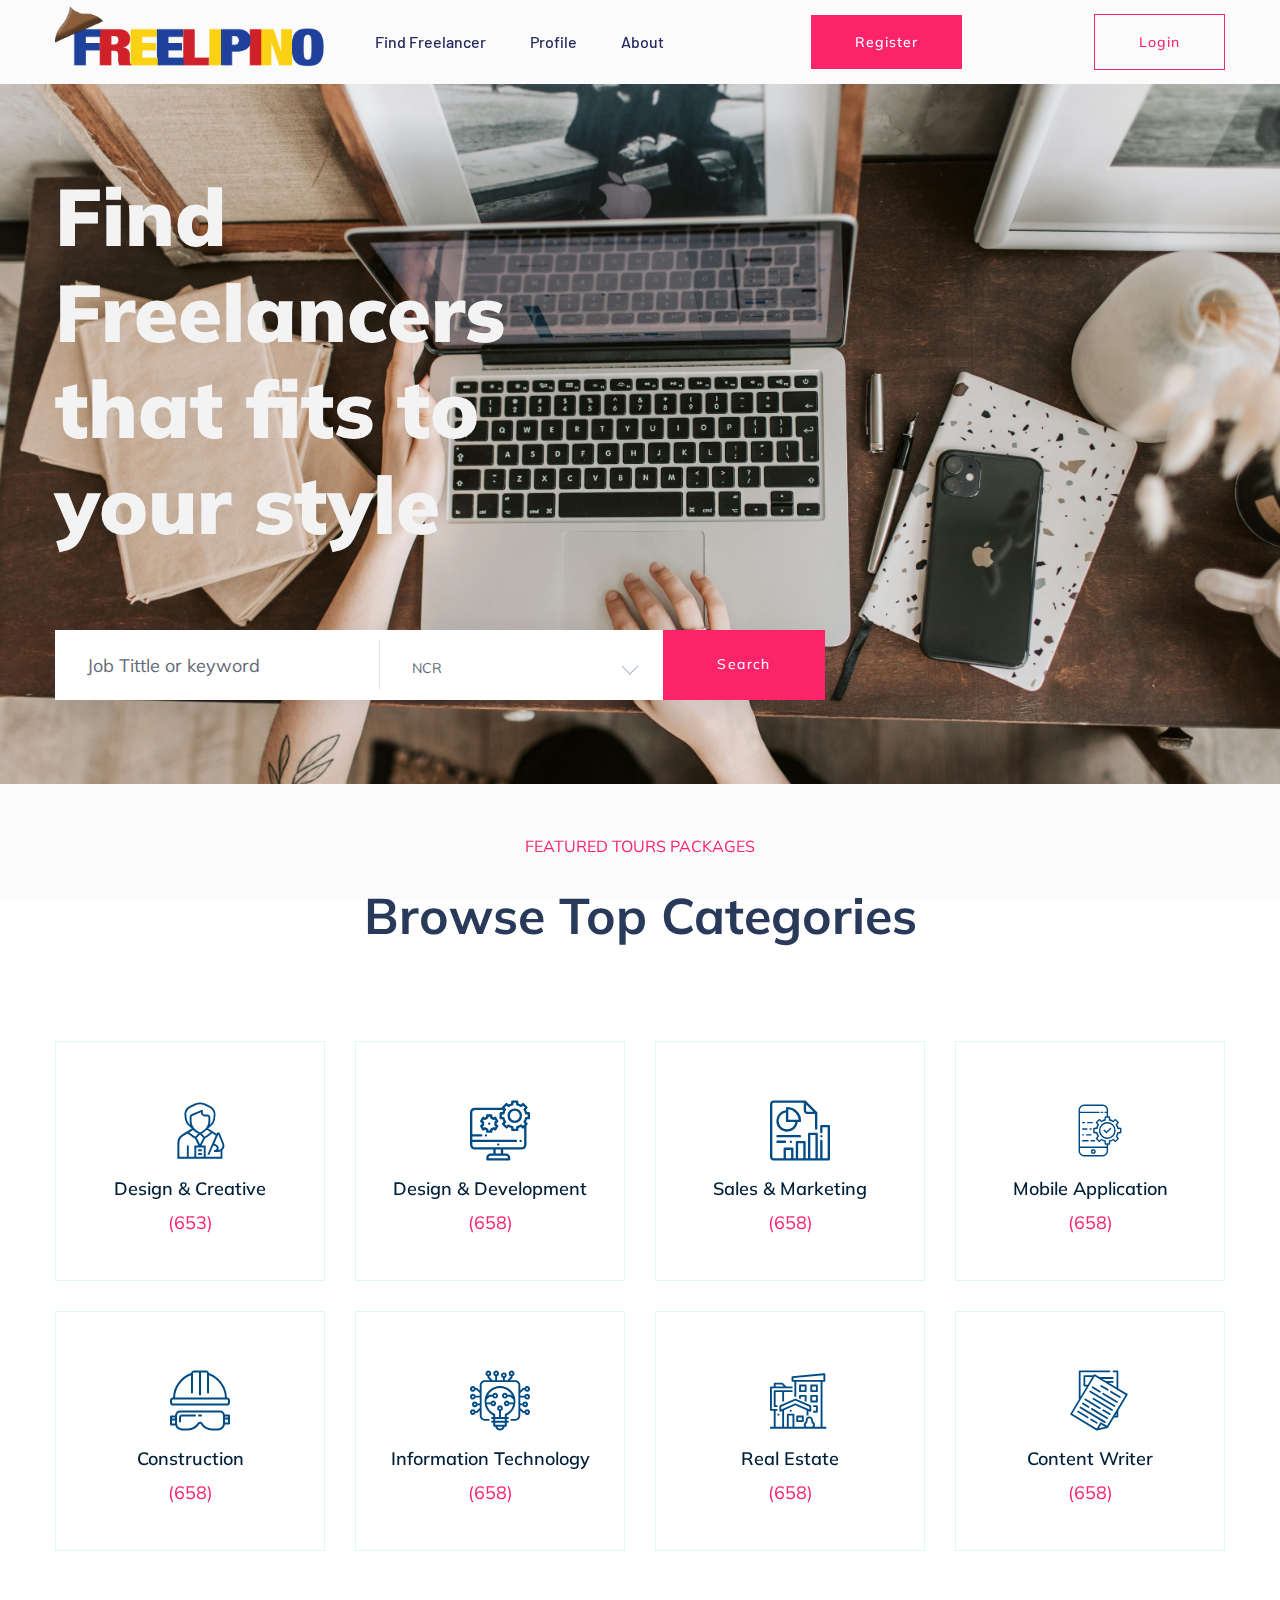
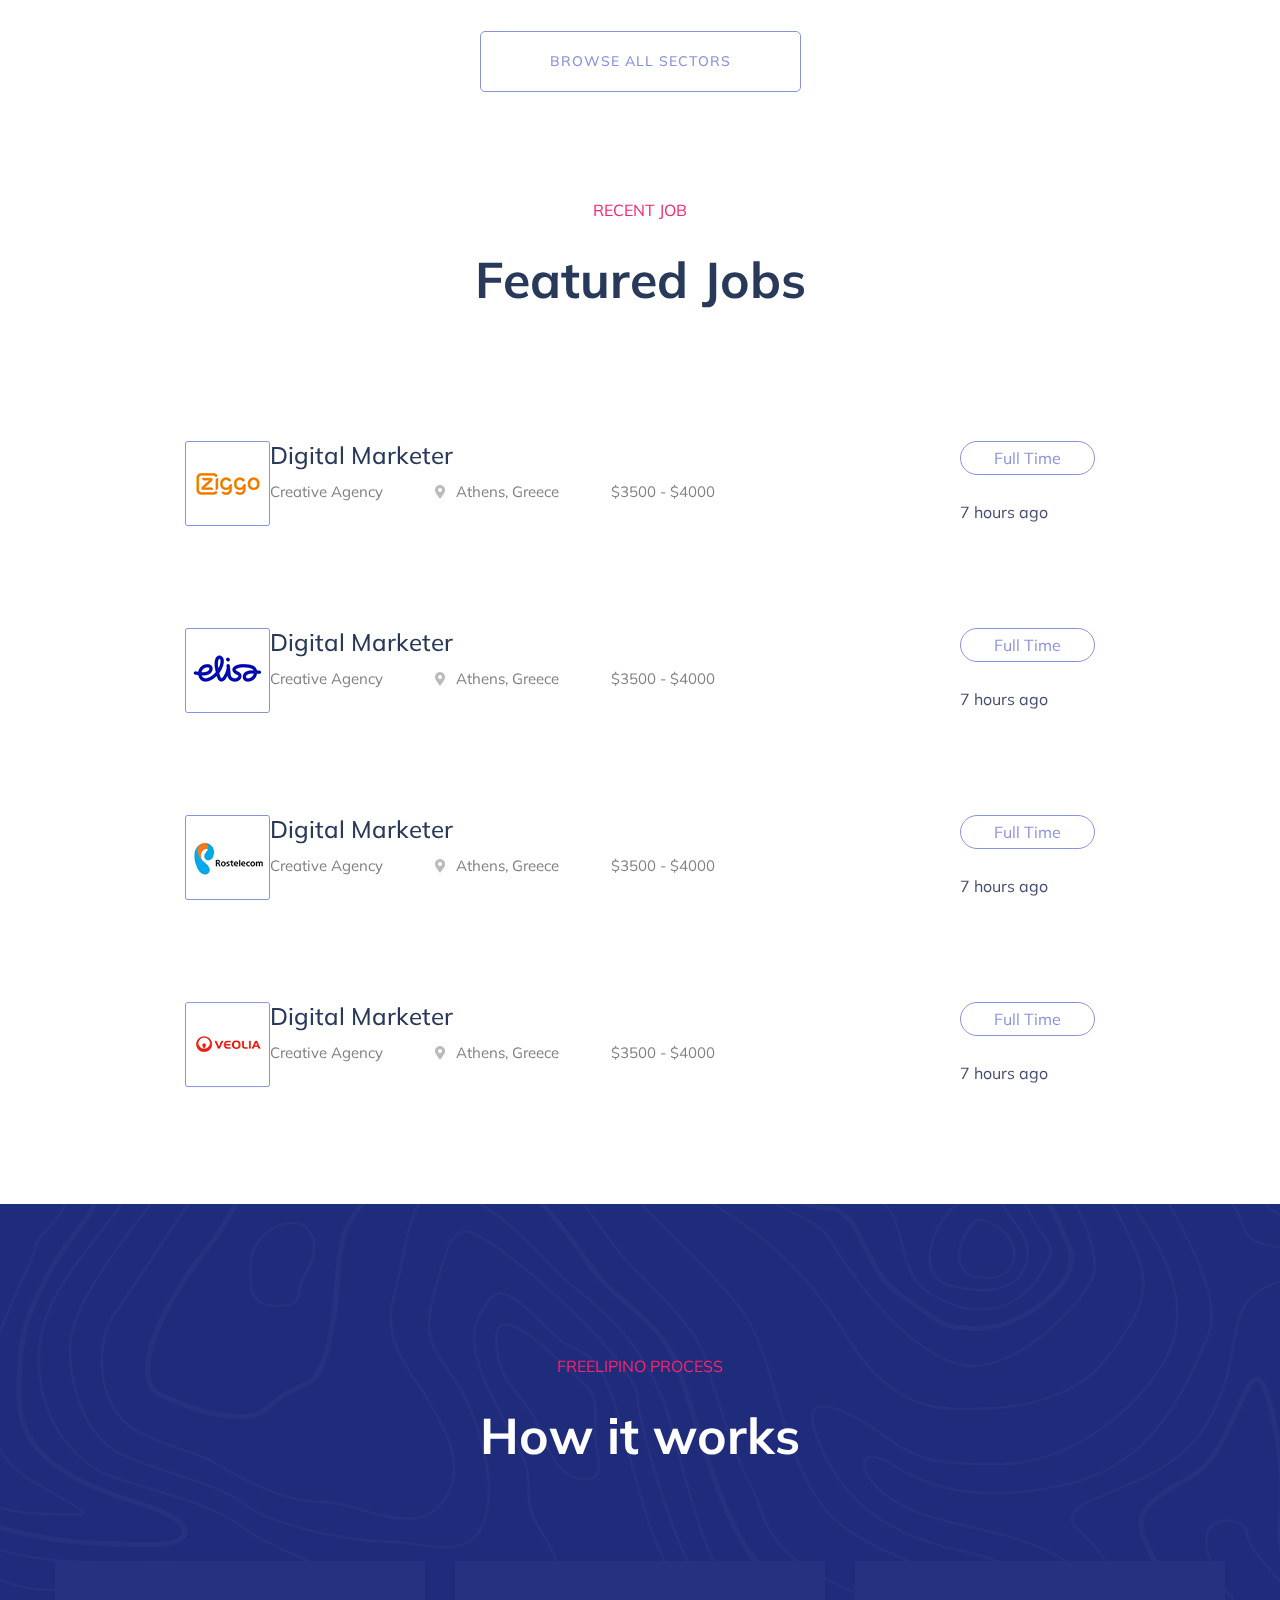
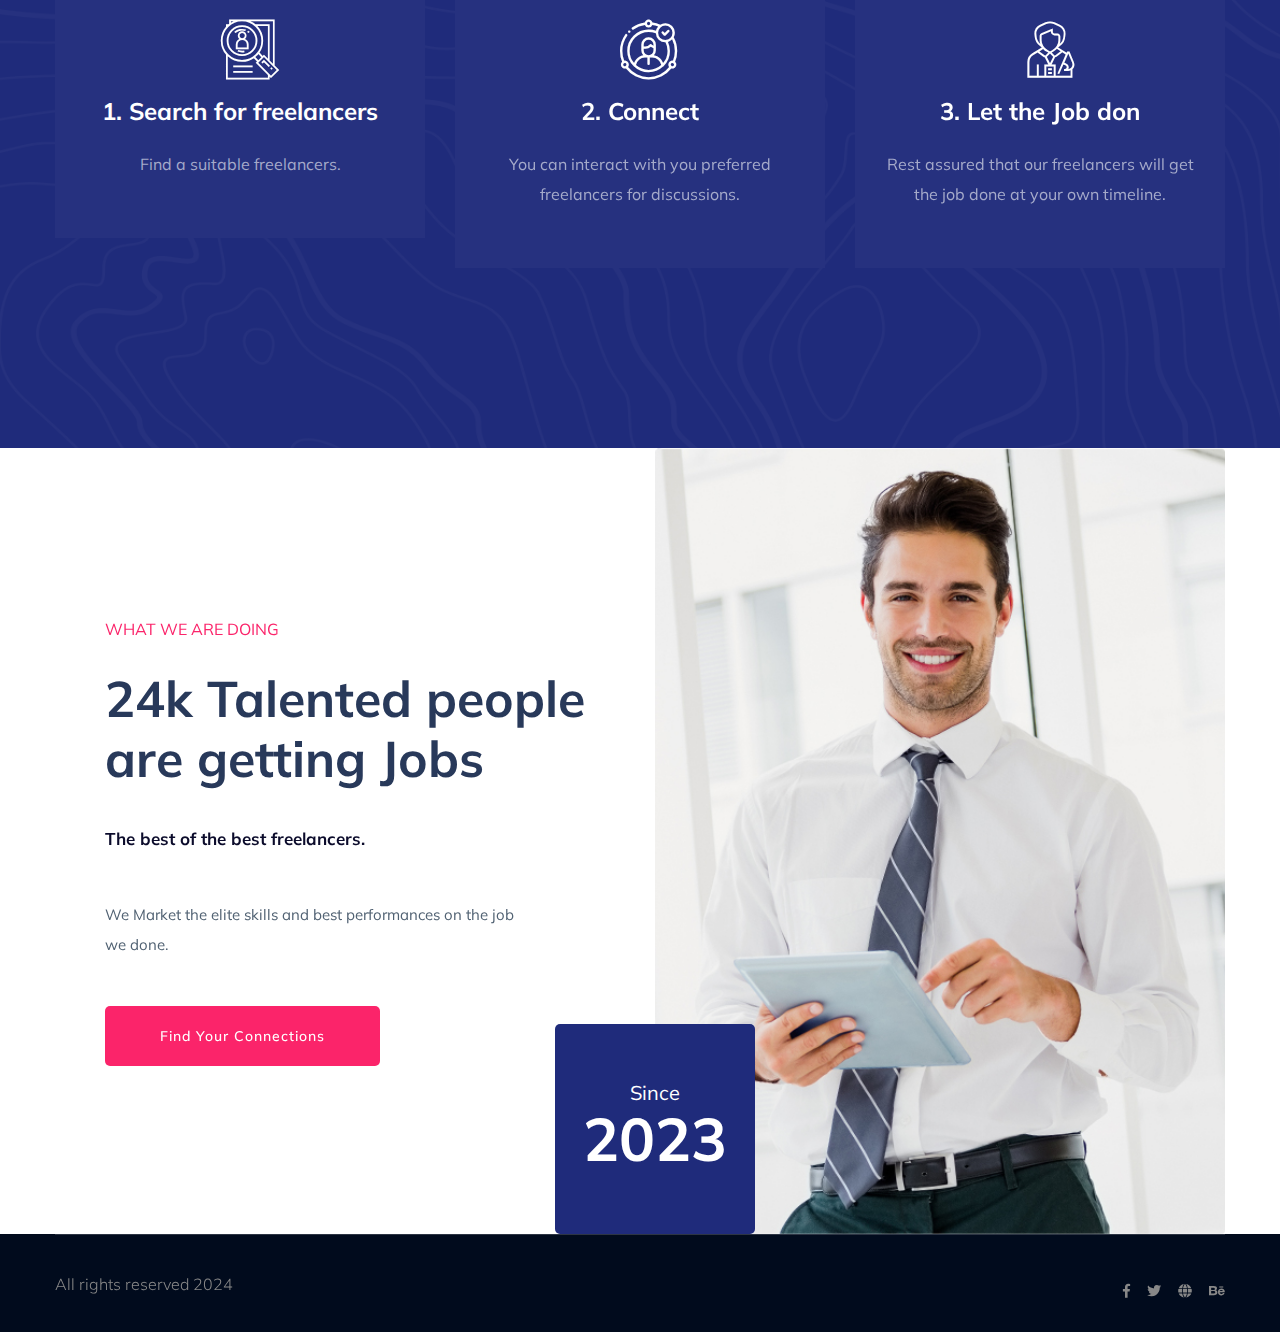
<file: index.html>
<!doctype html>
<html lang="en">

<head>
    <meta charset="utf-8">
    <meta http-equiv="x-ua-compatible" content="ie=edge">
    <title>Freelipino</title>
    <meta name="description" content="">
    <meta name="viewport" content="width=device-width, initial-scale=1">
    <link rel="shortcut icon" type="image/x-icon" href="assets/img/logo/logo.png">

    <link rel="stylesheet" href="assets/css/bootstrap.min.css">
    <link rel="stylesheet" href="assets/css/owl.carousel.min.css">
    <link rel="stylesheet" href="assets/css/flaticon.css">
    <link rel="stylesheet" href="assets/css/price_rangs.css">
    <link rel="stylesheet" href="assets/css/slicknav.css">
    <link rel="stylesheet" href="assets/css/animate.min.css">
    <link rel="stylesheet" href="assets/css/magnific-popup.css">
    <link rel="stylesheet" href="assets/css/fontawesome-all.min.css">
    <link rel="stylesheet" href="assets/css/themify-icons.css">
    <link rel="stylesheet" href="assets/css/slick.css">
    <link rel="stylesheet" href="assets/css/nice-select.css">
    <link rel="stylesheet" href="assets/css/style.css">
    <style>
        .logo {
            display: flex;
            justify-content: center;
            align-items: center;
        }

        .logo img {
            max-width: 100%;
            height: auto;
        }
    </style>
</head>

<body>
    <div id="preloader-active">
        <div class="preloader d-flex align-items-center justify-content-center">
            <div class="preloader-inner position-relative">
                <div class="preloader-circle"></div>
                <div class="preloader-img pere-text">
                    <img src="assets/img/logo/logo.png" alt="">
                </div>
            </div>
        </div>
    </div>
    <header>
        <div class="header-area header-transparrent">
            <div class="headder-top header-sticky">
                <div class="container">
                    <div class="row align-items-center">
                        <div class="col-lg-3 col-md-2">
                            <div class="logo">
                                <a href="index.html"><img src="assets/img/logo/logo.png" alt=""></a>
                            </div>
                        </div>
                        <div class="col-lg-9 col-md-9">
                            <div class="menu-wrapper">
                                <div class="main-menu">
                                    <nav class="d-none d-lg-block">
                                        <ul id="navigation">
                                            <li><a href="finding.php">Find Freelancer </a></li>
                                            <li><a href="profile.php">Profile</a></li>
                                            <li><a href="about.html">About</a></li>
                                        </ul>
                                    </nav>
                                </div>
                                <a href="register.php" class="btn head-btn1">Register</a>
                                <a href="login.php" class="btn head-btn2">Login</a> 
                            </div>
                        </div>
                        <!-- Mobile Menu -->
                        <div class="col-12">
                            <div class="mobile_menu d-block d-lg-none"></div>
                        </div>
                    </div>
                </div>
            </div>
        </div>
        <!-- Header End -->
    </header>
    <main>

        <!-- slider Area Start-->
        <div class="slider-area ">
            <!-- Mobile Menu -->
            <div class="slider-active">
                <div class="single-slider slider-height d-flex align-items-center" data-background="assets/img/hero/h1_hero.jpg">
                    <div class="container">
                        <div class="row">
                            <div class="col-xl-6 col-lg-9 col-md-10">
                                <div class="hero__caption">
                                    <h1>Find Freelancers that fits to your style</h1>
                                </div>
                            </div>
                        </div>
                        <div class="row">
                            <div class="col-xl-8">
                                <form action="#" class="search-box">
                                    <div class="input-form">
                                        <input type="text" placeholder="Job Tittle or keyword">
                                    </div>
                                    <div class="select-form">
                                        <div class="select-itms">
                                            <select name="select" id="select1">
                                                <option value="">NCR</option>
                                                <option value="">Manila</option>
                                                <option value="">Makati</option>
                                                <option value="">Cavite</option>
                                            </select>
                                        </div>
                                    </div>
                                    <div class="search-form">
                                        <a href="#">Search</a>
                                    </div>
                                </form>
                            </div>
                        </div>
                    </div>
                </div>
            </div>
        </div>
        <!-- slider Area End-->
        <!-- Our Services Start -->
        <div class="our-services section-pad-t30">
            <div class="container">
                <!-- Section Tittle -->
                <div class="row">
                    <div class="col-lg-12">
                        <div class="section-tittle text-center">
                            <span>FEATURED TOURS Packages</span>
                            <h2>Browse Top Categories </h2>
                        </div>
                    </div>
                </div>
                <div class="row d-flex justify-contnet-center">
                    <div class="col-xl-3 col-lg-3 col-md-4 col-sm-6">
                        <div class="single-services text-center mb-30">
                            <div class="services-ion">
                                <span class="flaticon-tour"></span>
                            </div>
                            <div class="services-cap">
                                <h5><a href="job_listing.html">Design & Creative</a></h5>
                                <span>(653)</span>
                            </div>
                        </div>
                    </div>
                    <div class="col-xl-3 col-lg-3 col-md-4 col-sm-6">
                        <div class="single-services text-center mb-30">
                            <div class="services-ion">
                                <span class="flaticon-cms"></span>
                            </div>
                            <div class="services-cap">
                                <h5><a href="job_listing.html">Design & Development</a></h5>
                                <span>(658)</span>
                            </div>
                        </div>
                    </div>
                    <div class="col-xl-3 col-lg-3 col-md-4 col-sm-6">
                        <div class="single-services text-center mb-30">
                            <div class="services-ion">
                                <span class="flaticon-report"></span>
                            </div>
                            <div class="services-cap">
                                <h5><a href="job_listing.html">Sales & Marketing</a></h5>
                                <span>(658)</span>
                            </div>
                        </div>
                    </div>
                    <div class="col-xl-3 col-lg-3 col-md-4 col-sm-6">
                        <div class="single-services text-center mb-30">
                            <div class="services-ion">
                                <span class="flaticon-app"></span>
                            </div>
                            <div class="services-cap">
                                <h5><a href="job_listing.html">Mobile Application</a></h5>
                                <span>(658)</span>
                            </div>
                        </div>
                    </div>
                    <div class="col-xl-3 col-lg-3 col-md-4 col-sm-6">
                        <div class="single-services text-center mb-30">
                            <div class="services-ion">
                                <span class="flaticon-helmet"></span>
                            </div>
                            <div class="services-cap">
                                <h5><a href="job_listing.html">Construction</a></h5>
                                <span>(658)</span>
                            </div>
                        </div>
                    </div>
                    <div class="col-xl-3 col-lg-3 col-md-4 col-sm-6">
                        <div class="single-services text-center mb-30">
                            <div class="services-ion">
                                <span class="flaticon-high-tech"></span>
                            </div>
                            <div class="services-cap">
                                <h5><a href="job_listing.html">Information Technology</a></h5>
                                <span>(658)</span>
                            </div>
                        </div>
                    </div>
                    <div class="col-xl-3 col-lg-3 col-md-4 col-sm-6">
                        <div class="single-services text-center mb-30">
                            <div class="services-ion">
                                <span class="flaticon-real-estate"></span>
                            </div>
                            <div class="services-cap">
                                <h5><a href="job_listing.html">Real Estate</a></h5>
                                <span>(658)</span>
                            </div>
                        </div>
                    </div>
                    <div class="col-xl-3 col-lg-3 col-md-4 col-sm-6">
                        <div class="single-services text-center mb-30">
                            <div class="services-ion">
                                <span class="flaticon-content"></span>
                            </div>
                            <div class="services-cap">
                                <h5><a href="job_listing.html">Content Writer</a></h5>
                                <span>(658)</span>
                            </div>
                        </div>
                    </div>
                </div>
                <!-- More Btn -->
                <!-- Section Button -->
                <div class="row">
                    <div class="col-lg-12">
                        <div class="browse-btn2 text-center mt-50">
                            <a href="job_listing.html" class="border-btn2">Browse All Sectors</a>
                        </div>
                    </div>
                </div>
            </div>
        </div>

        <section class="featured-job-area feature-padding">
            <div class="container">
                <!-- Section Tittle -->
                <div class="row">
                    <div class="col-lg-12">
                        <div class="section-tittle text-center">
                            <span>Recent Job</span>
                            <h2>Featured Jobs</h2>
                        </div>
                    </div>
                </div>
                <div class="row justify-content-center">
                    <div class="col-xl-10">
                        <!-- single-job-content -->
                        <div class="single-job-items mb-30">
                            <div class="job-items">
                                <div class="company-img">
                                    <a href="job_details.html"><img src="assets/img/icon/job-list1.png" alt=""></a>
                                </div>
                                <div class="job-tittle">
                                    <a href="job_details.html">
                                        <h4>Digital Marketer</h4>
                                    </a>
                                    <ul>
                                        <li>Creative Agency</li>
                                        <li><i class="fas fa-map-marker-alt"></i>Athens, Greece</li>
                                        <li>$3500 - $4000</li>
                                    </ul>
                                </div>
                            </div>
                            <div class="items-link f-right">
                                <a href="job_details.html">Full Time</a>
                                <span>7 hours ago</span>
                            </div>
                        </div>
                        <!-- single-job-content -->
                        <div class="single-job-items mb-30">
                            <div class="job-items">
                                <div class="company-img">
                                    <a href="job_details.html"><img src="assets/img/icon/job-list2.png" alt=""></a>
                                </div>
                                <div class="job-tittle">
                                    <a href="job_details.html">
                                        <h4>Digital Marketer</h4>
                                    </a>
                                    <ul>
                                        <li>Creative Agency</li>
                                        <li><i class="fas fa-map-marker-alt"></i>Athens, Greece</li>
                                        <li>$3500 - $4000</li>
                                    </ul>
                                </div>
                            </div>
                            <div class="items-link f-right">
                                <a href="job_details.html">Full Time</a>
                                <span>7 hours ago</span>
                            </div>
                        </div>
                        <!-- single-job-content -->
                        <div class="single-job-items mb-30">
                            <div class="job-items">
                                <div class="company-img">
                                    <a href="job_details.html"><img src="assets/img/icon/job-list3.png" alt=""></a>
                                </div>
                                <div class="job-tittle">
                                    <a href="job_details.html">
                                        <h4>Digital Marketer</h4>
                                    </a>
                                    <ul>
                                        <li>Creative Agency</li>
                                        <li><i class="fas fa-map-marker-alt"></i>Athens, Greece</li>
                                        <li>$3500 - $4000</li>
                                    </ul>
                                </div>
                            </div>
                            <div class="items-link f-right">
                                <a href="job_details.html">Full Time</a>
                                <span>7 hours ago</span>
                            </div>
                        </div>
                        <!-- single-job-content -->
                        <div class="single-job-items mb-30">
                            <div class="job-items">
                                <div class="company-img">
                                    <a href="job_details.html"><img src="assets/img/icon/job-list4.png" alt=""></a>
                                </div>
                                <div class="job-tittle">
                                    <a href="job_details.html">
                                        <h4>Digital Marketer</h4>
                                    </a>
                                    <ul>
                                        <li>Creative Agency</li>
                                        <li><i class="fas fa-map-marker-alt"></i>Athens, Greece</li>
                                        <li>$3500 - $4000</li>
                                    </ul>
                                </div>
                            </div>
                            <div class="items-link f-right">
                                <a href="job_details.html">Full Time</a>
                                <span>7 hours ago</span>
                            </div>
                        </div>
                    </div>
                </div>
            </div>
        </section>
        <!-- Featured_job_end -->
        <!-- How  Apply Process Start-->
        <div class="apply-process-area apply-bg pt-150 pb-150" data-background="assets/img/gallery/how-applybg.png">
            <div class="container">
                <!-- Section Tittle -->
                <div class="row">
                    <div class="col-lg-12">
                        <div class="section-tittle white-text text-center">
                            <span>FREELIPINO PROCESS</span>
                            <h2> How it works</h2>
                        </div>
                    </div>
                </div>
                <!-- Apply Process Caption -->
                <div class="row">
                    <div class="col-lg-4 col-md-6">
                        <div class="single-process text-center mb-30">
                            <div class="process-ion">
                                <span class="flaticon-search"></span>
                            </div>
                            <div class="process-cap">
                                <h5>1. Search for freelancers</h5>
                                <p>Find a suitable freelancers.</p>
                            </div>
                        </div>
                    </div>
                    <div class="col-lg-4 col-md-6">
                        <div class="single-process text-center mb-30">
                            <div class="process-ion">
                                <span class="flaticon-curriculum-vitae"></span>
                            </div>
                            <div class="process-cap">
                                <h5>2. Connect</h5>
                                <p>You can interact with you preferred freelancers for discussions.</p>
                            </div>
                        </div>
                    </div>
                    <div class="col-lg-4 col-md-6">
                        <div class="single-process text-center mb-30">
                            <div class="process-ion">
                                <span class="flaticon-tour"></span>
                            </div>
                            <div class="process-cap">
                                <h5>3. Let the Job don</h5>
                                <p>Rest assured that our freelancers will get the job done at your own timeline.</p>
                            </div>
                        </div>
                    </div>
                </div>
            </div>
        </div>
        <div class="support-company-area support-padding fix">
            <div class="container">
                <div class="row align-items-center">
                    <div class="col-xl-6 col-lg-6">
                        <div class="right-caption">
                            <!-- Section Tittle -->
                            <div class="section-tittle section-tittle2">
                                <span>What we are doing</span>
                                <h2>24k Talented people are getting Jobs</h2>
                            </div>
                            <div class="support-caption">
                                <p class="pera-top">The best of the best freelancers.</p>
                                <p>We Market the elite skills and best performances on the job we done.</p>
                                <a href="about.html" class="btn post-btn">Find your connections</a>
                            </div>
                        </div>
                    </div>
                    <div class="col-xl-6 col-lg-6">
                        <div class="support-location-img">
                            <img src="assets/img/service/support-img.jpg" alt="">
                            <div class="support-img-cap text-center">
                                <p>Since</p>
                                <span>2023</span>
                            </div>
                        </div>
                    </div>
                </div>
            </div>


    </main>
    <footer>


        <div class="footer-bottom-area footer-bg">
            <div class="container">
                <div class="footer-border">
                    <div class="row d-flex justify-content-between align-items-center">
                        <div class="col-xl-10 col-lg-10 ">
                            <div class="footer-copy-right">
                                <p>All rights reserved 2024</p>

                            </div>
                        </div>
                        <div class="col-xl-2 col-lg-2">
                            <div class="footer-social f-right">
                                <a href="#"><i class="fab fa-facebook-f"></i></a>
                                <a href="#"><i class="fab fa-twitter"></i></a>
                                <a href="#"><i class="fas fa-globe"></i></a>
                                <a href="#"><i class="fab fa-behance"></i></a>
                            </div>
                        </div>
                    </div>
                </div>
            </div>
        </div>
        <!-- Footer End-->
    </footer>

    <!-- JS here -->

    <!-- All JS Custom Plugins Link Here here -->
    <script src="./assets/js/vendor/modernizr-3.5.0.min.js"></script>
    <!-- Jquery, Popper, Bootstrap -->
    <script src="./assets/js/vendor/jquery-1.12.4.min.js"></script>
    <script src="./assets/js/popper.min.js"></script>
    <script src="./assets/js/bootstrap.min.js"></script>
    <!-- Jquery Mobile Menu -->
    <script src="./assets/js/jquery.slicknav.min.js"></script>

    <!-- Jquery Slick , Owl-Carousel Plugins -->
    <script src="./assets/js/owl.carousel.min.js"></script>
    <script src="./assets/js/slick.min.js"></script>
    <script src="./assets/js/price_rangs.js"></script>

    <!-- One Page, Animated-HeadLin -->
    <script src="./assets/js/wow.min.js"></script>
    <script src="./assets/js/animated.headline.js"></script>
    <script src="./assets/js/jquery.magnific-popup.js"></script>

    <!-- Scrollup, nice-select, sticky -->
    <script src="./assets/js/jquery.scrollUp.min.js"></script>
    <script src="./assets/js/jquery.nice-select.min.js"></script>
    <script src="./assets/js/jquery.sticky.js"></script>

    <!-- contact js -->
    <script src="./assets/js/contact.js"></script>
    <script src="./assets/js/jquery.form.js"></script>
    <script src="./assets/js/jquery.validate.min.js"></script>
    <script src="./assets/js/mail-script.js"></script>
    <script src="./assets/js/jquery.ajaxchimp.min.js"></script>

    <!-- Jquery Plugins, main Jquery -->
    <script src="./assets/js/plugins.js"></script>
    <script src="./assets/js/main.js"></script>

</body>

</html>
</file>
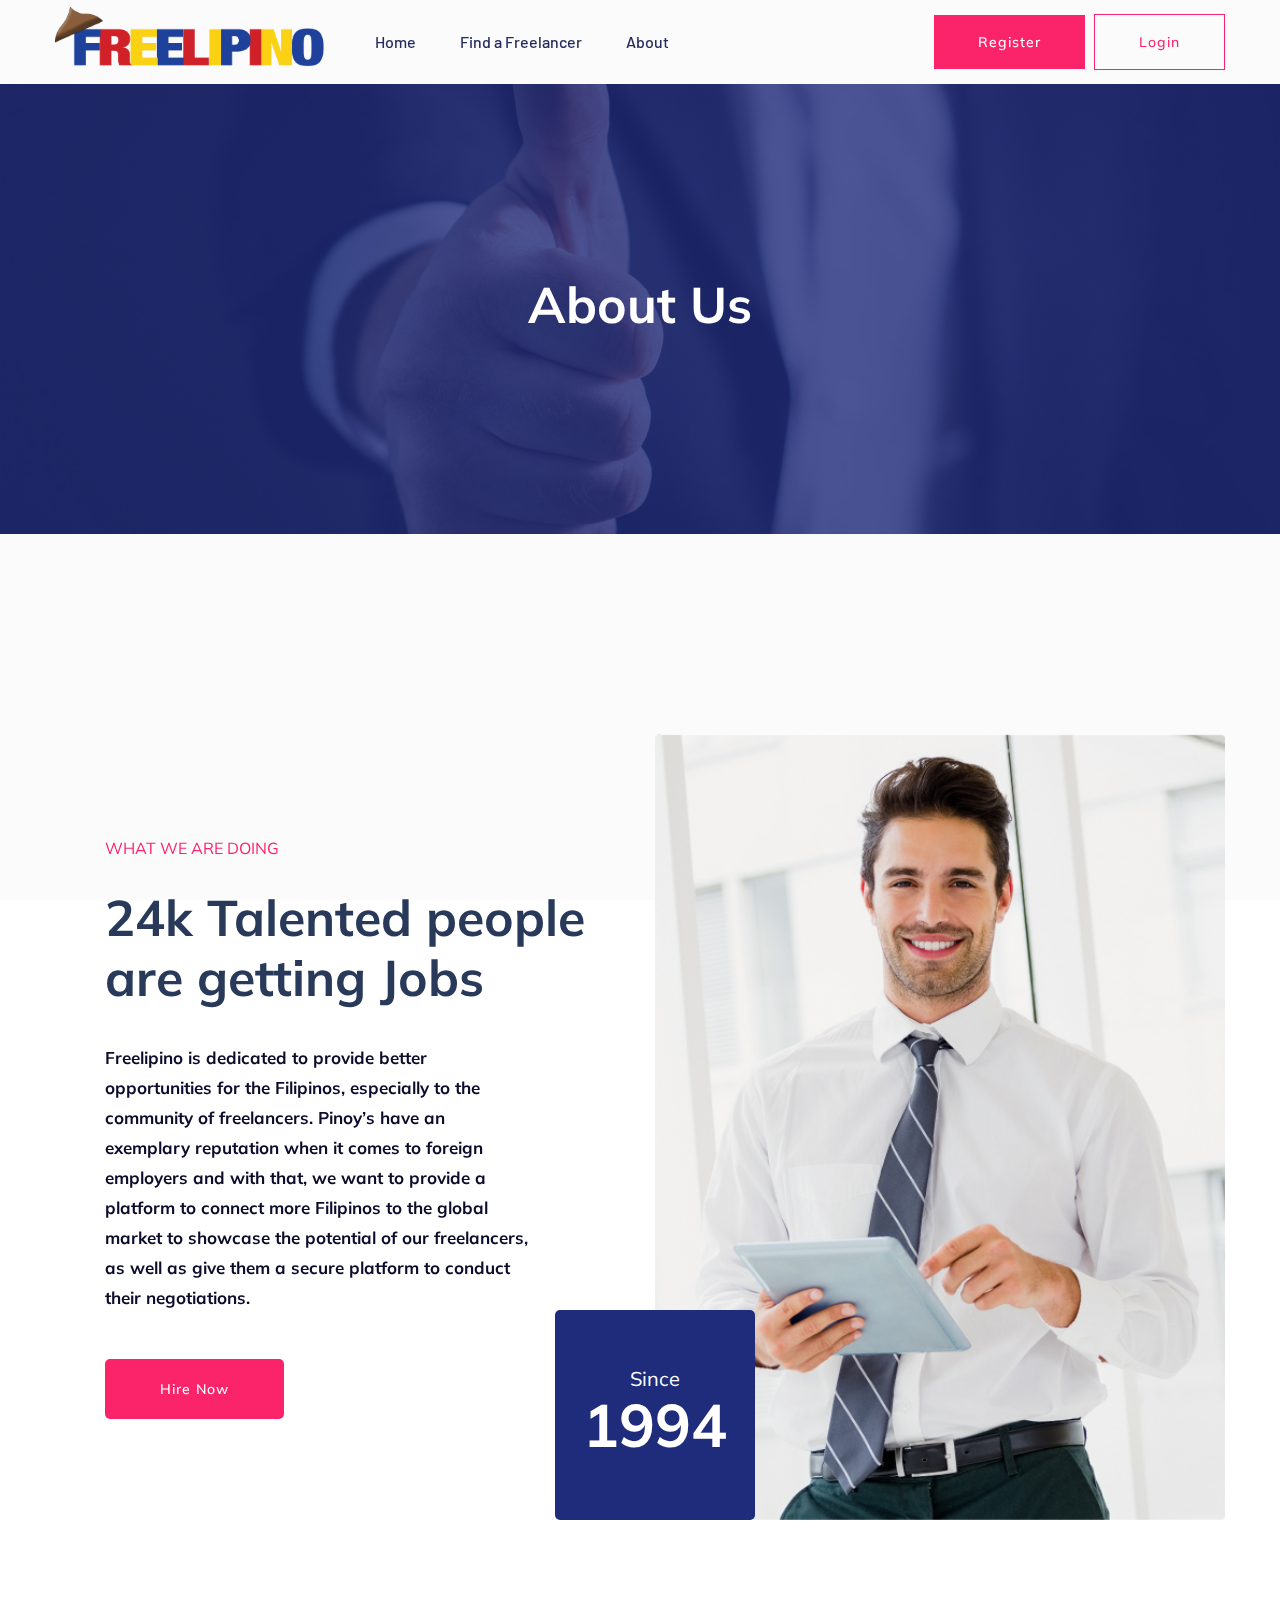
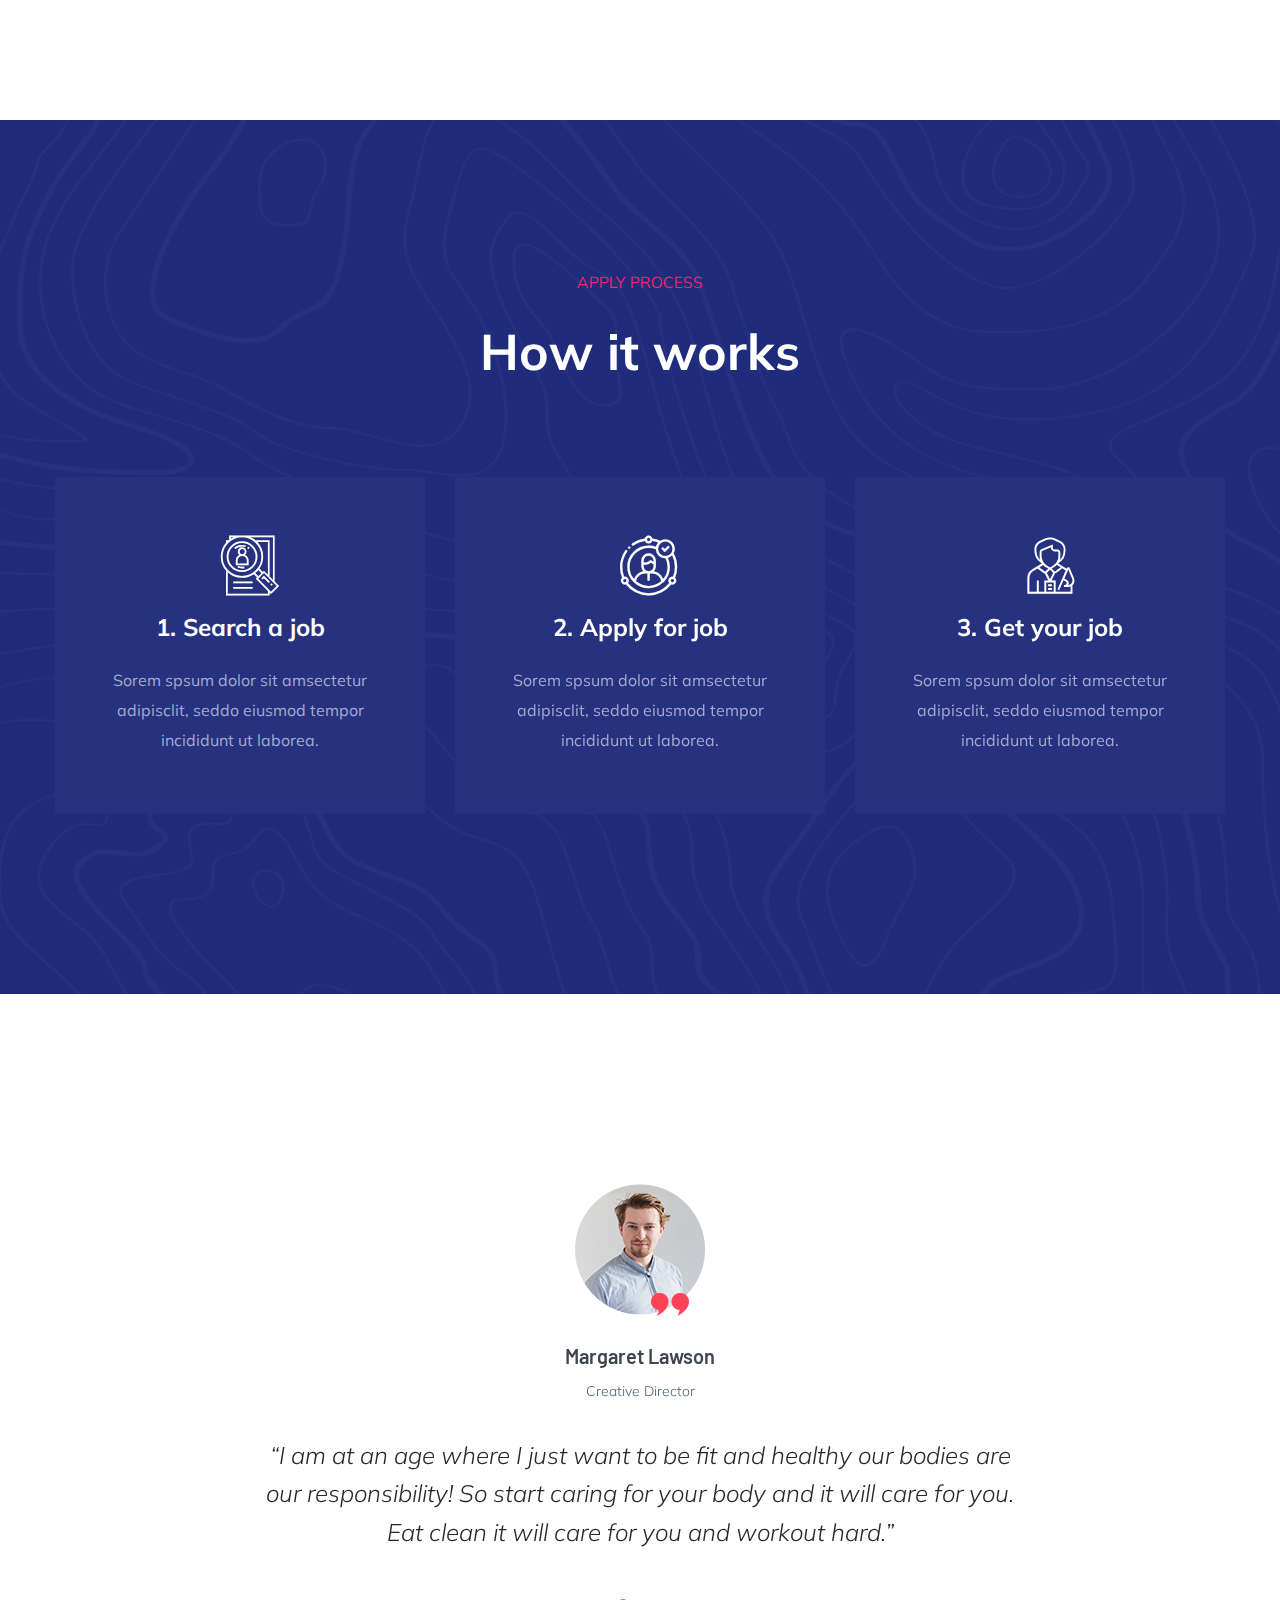
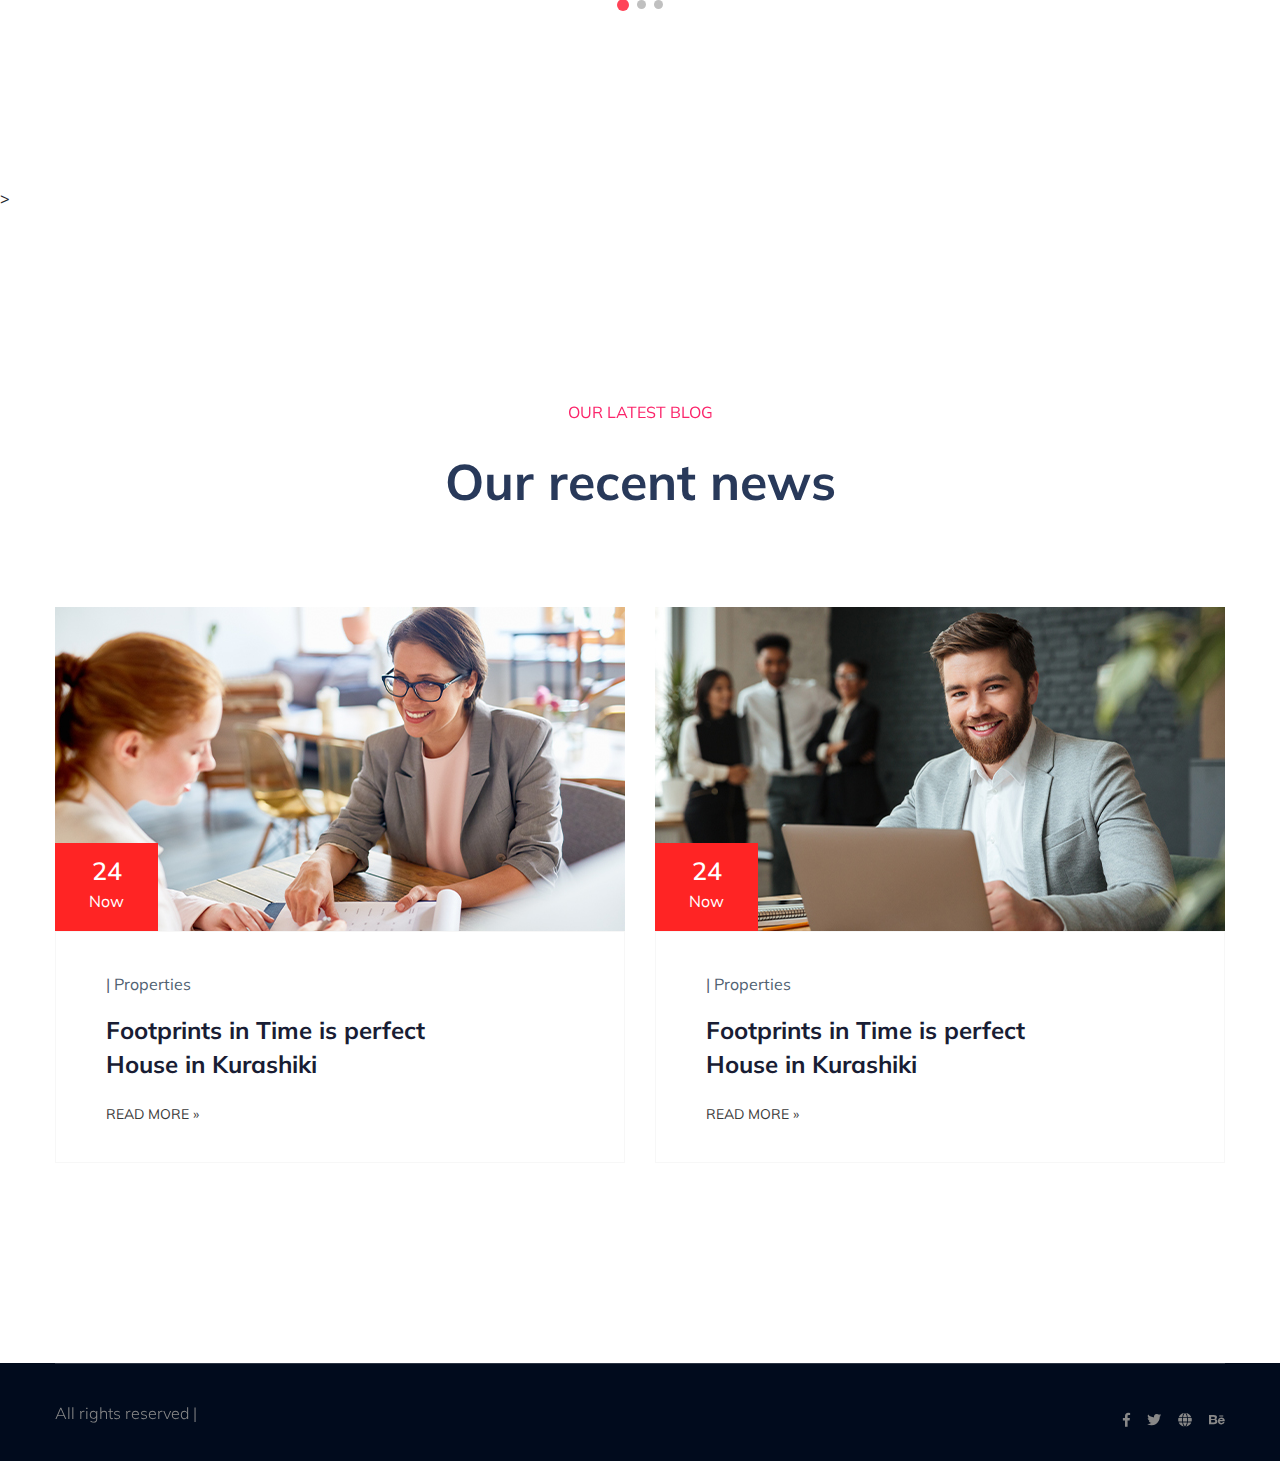
<file: about.html>
<!doctype html>
<html class="no-js" lang="zxx">
    <head>
        <meta charset="utf-8">
        <meta http-equiv="x-ua-compatible" content="ie=edge">
        <title>Job board HTML-5 Template </title>
        <meta name="description" content="">
        <meta name="viewport" content="width=device-width, initial-scale=1">
        <link rel="manifest" href="site.webmanifest">
		<link rel="shortcut icon" type="image/x-icon" href="assets/img/favicon.ico">

		<!-- CSS here -->
            <link rel="stylesheet" href="assets/css/bootstrap.min.css">
            <link rel="stylesheet" href="assets/css/owl.carousel.min.css">
            <link rel="stylesheet" href="assets/css/flaticon.css">
            <link rel="stylesheet" href="assets/css/price_rangs.css">
            <link rel="stylesheet" href="assets/css/slicknav.css">
            <link rel="stylesheet" href="assets/css/animate.min.css">
            <link rel="stylesheet" href="assets/css/magnific-popup.css">
            <link rel="stylesheet" href="assets/css/fontawesome-all.min.css">
            <link rel="stylesheet" href="assets/css/themify-icons.css">
            <link rel="stylesheet" href="assets/css/slick.css">
            <link rel="stylesheet" href="assets/css/nice-select.css">
            <link rel="stylesheet" href="assets/css/style.css">
   </head>
   <style>
    .logo {
        display: flex;
        justify-content: center;
        align-items: center;
    }

    .logo img {
        max-width: 100%;
        height: auto;
    }
</style>
   <body>
  
    <div id="preloader-active">
        <div class="preloader d-flex align-items-center justify-content-center">
            <div class="preloader-inner position-relative">
                <div class="preloader-circle"></div>
                <div class="preloader-img pere-text">
                    <img src="assets/img/logo/logo.png" alt="">
                </div>
            </div>
        </div>
    </div>
    <!-- Preloader Start -->
    <header>
        <!-- Header Start -->
       <div class="header-area header-transparrent">
           <div class="headder-top header-sticky">
                <div class="container">
                    <div class="row align-items-center">
                        <div class="col-lg-3 col-md-2">
                            <!-- Logo -->
                            <div class="logo">
                                <a href="index.html"><img src="assets/img/logo/logo.png" alt=""></a>
                            </div>  
                        </div>
                        <div class="col-lg-9 col-md-9">
                            <div class="menu-wrapper">
                                <!-- Main-menu -->
                                <div class="main-menu">
                                    <nav class="d-none d-lg-block">
                                        <ul id="navigation">
                                            <li><a href="index.html">Home</a></li>
                                            <li><a href="job_listing.html">Find a Freelancer </a></li>
                                            <li><a href="about.html">About</a></li>
                                           
                                        </ul>
                                    </nav>
                                </div>          
                                <!-- Header-btn -->
                                <div class="header-btn d-none f-right d-lg-block">
                                    <a href="#" class="btn head-btn1">Register</a>
                                    <a href="#" class="btn head-btn2">Login</a>
                                </div>
                            </div>
                        </div>
                        <!-- Mobile Menu -->
                        <div class="col-12">
                            <div class="mobile_menu d-block d-lg-none"></div>
                        </div>
                    </div>
                </div>
           </div>
       </div>
        <!-- Header End -->
    </header>
    <main>

        <!-- Hero Area Start-->
        <div class="slider-area ">
        <div class="single-slider section-overly slider-height2 d-flex align-items-center" data-background="assets/img/hero/1.jpg">
            <div class="container">
                <div class="row">
                    <div class="col-xl-12">
                        <div class="hero-cap text-center">
                            <h2>About us</h2>
                        </div>
                    </div>
                </div>
            </div>
        </div>
        </div>
        <!-- Hero Area End -->
        <!-- Support Company Start-->
        <div class="support-company-area fix section-padding2">
            <div class="container">
                <div class="row align-items-center">
                    <div class="col-xl-6 col-lg-6">
                        <div class="right-caption">
                            <!-- Section Tittle -->
                            <div class="section-tittle section-tittle2">
                                <span>What we are doing</span>
                                <h2>24k Talented people are getting Jobs</h2>
                            </div>
                            <div class="support-caption">
                                <p class="pera-top">Freelipino is dedicated to provide better opportunities for the Filipinos, especially to the community of freelancers. Pinoy’s have an exemplary reputation when it comes to foreign employers and with that, we want to provide a platform to connect more Filipinos to the global market to showcase the potential of our freelancers, as well as give them a secure platform to conduct their negotiations.

                                </p>
                                <a href="login.php" class="btn post-btn">Hire Now</a>
                            </div>
                        </div>
                    </div>
                    <div class="col-xl-6 col-lg-6">
                        <div class="support-location-img">
                            <img src="assets/img/service/support-img.jpg" alt="">
                            <div class="support-img-cap text-center">
                                <p>Since</p>
                                <span>1994</span>
                            </div>
                        </div>
                    </div>
                </div>
            </div>
        </div>
        <!-- Support Company End-->
        <!-- How  Apply Process Start-->
        <div class="apply-process-area apply-bg pt-150 pb-150" data-background="assets/img/gallery/how-applybg.png">
            <div class="container">
                <!-- Section Tittle -->
                <div class="row">
                    <div class="col-lg-12">
                        <div class="section-tittle white-text text-center">
                            <span>Apply process</span>
                            <h2> How it works</h2>
                        </div>
                    </div>
                </div>
                <!-- Apply Process Caption -->
                <div class="row">
                    <div class="col-lg-4 col-md-6">
                        <div class="single-process text-center mb-30">
                            <div class="process-ion">
                                <span class="flaticon-search"></span>
                            </div>
                            <div class="process-cap">
                                <h5>1. Search a job</h5>
                            <p>Sorem spsum dolor sit amsectetur adipisclit, seddo eiusmod tempor incididunt ut laborea.</p>
                            </div>
                        </div>
                    </div>
                    <div class="col-lg-4 col-md-6">
                        <div class="single-process text-center mb-30">
                            <div class="process-ion">
                                <span class="flaticon-curriculum-vitae"></span>
                            </div>
                            <div class="process-cap">
                                <h5>2. Apply for job</h5>
                            <p>Sorem spsum dolor sit amsectetur adipisclit, seddo eiusmod tempor incididunt ut laborea.</p>
                            </div>
                        </div>
                    </div>
                    <div class="col-lg-4 col-md-6">
                        <div class="single-process text-center mb-30">
                            <div class="process-ion">
                                <span class="flaticon-tour"></span>
                            </div>
                            <div class="process-cap">
                                <h5>3. Get your job</h5>
                            <p>Sorem spsum dolor sit amsectetur adipisclit, seddo eiusmod tempor incididunt ut laborea.</p>
                            </div>
                        </div>
                    </div>
                </div>
            </div>
        </div>
        <!-- How  Apply Process End-->
        <!-- Testimonial Start -->
        <div class="testimonial-area testimonial-padding">
            <div class="container">
                <!-- Testimonial contents -->
                <div class="row d-flex justify-content-center">
                    <div class="col-xl-8 col-lg-8 col-md-10">
                        <div class="h1-testimonial-active dot-style">
                            <!-- Single Testimonial -->
                            <div class="single-testimonial text-center">
                                <!-- Testimonial Content -->
                                <div class="testimonial-caption ">
                                    <!-- founder -->
                                    <div class="testimonial-founder  ">
                                        <div class="founder-img mb-30">
                                            <img src="assets/img/testmonial/testimonial-founder.png" alt="">
                                            <span>Margaret Lawson</span>
                                            <p>Creative Director</p>
                                        </div>
                                    </div>
                                    <div class="testimonial-top-cap">
                                        <p>“I am at an age where I just want to be fit and healthy our bodies are our responsibility! So start caring for your body and it will care for you. Eat clean it will care for you and workout hard.”</p>
                                    </div>
                                </div>
                            </div>
                            <!-- Single Testimonial -->
                            <div class="single-testimonial text-center">
                                <!-- Testimonial Content -->
                                <div class="testimonial-caption ">
                                    <!-- founder -->
                                    <div class="testimonial-founder  ">
                                        <div class="founder-img mb-30">
                                            <img src="assets/img/testmonial/testimonial-founder.png" alt="">
                                            <span>Margaret Lawson</span>
                                            <p>Creative Director</p>
                                        </div>
                                    </div>
                                    <div class="testimonial-top-cap">
                                        <p>“I am at an age where I just want to be fit and healthy our bodies are our responsibility! So start caring for your body and it will care for you. Eat clean it will care for you and workout hard.”</p>
                                    </div>
                                </div>
                            </div>
                            <!-- Single Testimonial -->
                            <div class="single-testimonial text-center">
                                <!-- Testimonial Content -->
                                <div class="testimonial-caption ">
                                    <!-- founder -->
                                    <div class="testimonial-founder  ">
                                        <div class="founder-img mb-30">
                                            <img src="assets/img/testmonial/testimonial-founder.png" alt="">
                                            <span>Margaret Lawson</span>
                                            <p>Creative Director</p>
                                        </div>
                                    </div>
                                    <div class="testimonial-top-cap">
                                        <p>“I am at an age where I just want to be fit and healthy our bodies are our responsibility! So start caring for your body and it will care for you. Eat clean it will care for you and workout hard.”</p>
                                    </div>
                                </div>
                            </div>
                        </div>
                    </div>
                </div>
            </div>
        </div>
       >
    
        <!-- Blog Area Start -->
        <div class="home-blog-area blog-h-padding">
            <div class="container">
                <!-- Section Tittle -->
                <div class="row">
                    <div class="col-lg-12">
                        <div class="section-tittle text-center">
                            <span>Our latest blog</span>
                            <h2>Our recent news</h2>
                        </div>
                    </div>
                </div>
                <div class="row">
                    <div class="col-xl-6 col-lg-6 col-md-6">
                        <div class="home-blog-single mb-30">
                            <div class="blog-img-cap">
                                <div class="blog-img">
                                    <img src="assets/img/blog/home-blog1.jpg" alt="">
                                    <!-- Blog date -->
                                    <div class="blog-date text-center">
                                        <span>24</span>
                                        <p>Now</p>
                                    </div>
                                </div>
                                <div class="blog-cap">
                                    <p>|   Properties</p>
                                    <h3><a href="single-blog.html">Footprints in Time is perfect House in Kurashiki</a></h3>
                                    <a href="#" class="more-btn">Read more »</a>
                                </div>
                            </div>
                        </div>
                    </div>
                    <div class="col-xl-6 col-lg-6 col-md-6">
                        <div class="home-blog-single mb-30">
                            <div class="blog-img-cap">
                                <div class="blog-img">
                                    <img src="assets/img/blog/home-blog2.jpg" alt="">
                                    <!-- Blog date -->
                                    <div class="blog-date text-center">
                                        <span>24</span>
                                        <p>Now</p>
                                    </div>
                                </div>
                                <div class="blog-cap">
                                    <p>|   Properties</p>
                                    <h3><a href="single-blog.html">Footprints in Time is perfect House in Kurashiki</a></h3>
                                    <a href="#" class="more-btn">Read more »</a>
                                </div>
                            </div>
                        </div>
                    </div>
                </div>
            </div>
        </div>
        <!-- Blog Area End -->

    </main>
    <footer>
        
              
          
        <!-- footer-bottom area -->
        <div class="footer-bottom-area footer-bg">
            <div class="container">
                <div class="footer-border">
                     <div class="row d-flex justify-content-between align-items-center">
                         <div class="col-xl-10 col-lg-10 ">
                             <div class="footer-copy-right">
                                 <p>All rights reserved | </p>
                             </div>
                         </div>
                         <div class="col-xl-2 col-lg-2">
                             <div class="footer-social f-right">
                                 <a href="#"><i class="fab fa-facebook-f"></i></a>
                                 <a href="#"><i class="fab fa-twitter"></i></a>
                                 <a href="#"><i class="fas fa-globe"></i></a>
                                 <a href="#"><i class="fab fa-behance"></i></a>
                             </div>
                         </div>
                     </div>
                </div>
            </div>
        </div>
        <!-- Footer End-->
    </footer>

	<!-- JS here -->
	
		<!-- All JS Custom Plugins Link Here here -->
        <script src="./assets/js/vendor/modernizr-3.5.0.min.js"></script>
		<!-- Jquery, Popper, Bootstrap -->
		<script src="./assets/js/vendor/jquery-1.12.4.min.js"></script>
        <script src="./assets/js/popper.min.js"></script>
        <script src="./assets/js/bootstrap.min.js"></script>
	    <!-- Jquery Mobile Menu -->
        <script src="./assets/js/jquery.slicknav.min.js"></script>

		<!-- Jquery Slick , Owl-Carousel Plugins -->
        <script src="./assets/js/owl.carousel.min.js"></script>
        <script src="./assets/js/slick.min.js"></script>
        <script src="./assets/js/price_rangs.js"></script>
		<!-- One Page, Animated-HeadLin -->
        <script src="./assets/js/wow.min.js"></script>
		<script src="./assets/js/animated.headline.js"></script>
        <script src="./assets/js/jquery.magnific-popup.js"></script>

		<!-- Scrollup, nice-select, sticky -->
        <script src="./assets/js/jquery.scrollUp.min.js"></script>
        <script src="./assets/js/jquery.nice-select.min.js"></script>
		<script src="./assets/js/jquery.sticky.js"></script>
        
        <!-- contact js -->
        <script src="./assets/js/contact.js"></script>
        <script src="./assets/js/jquery.form.js"></script>
        <script src="./assets/js/jquery.validate.min.js"></script>
        <script src="./assets/js/mail-script.js"></script>
        <script src="./assets/js/jquery.ajaxchimp.min.js"></script>
        
		<!-- Jquery Plugins, main Jquery -->	
        <script src="./assets/js/plugins.js"></script>
        <script src="./assets/js/main.js"></script>
        
    </body>
</html>
</file>
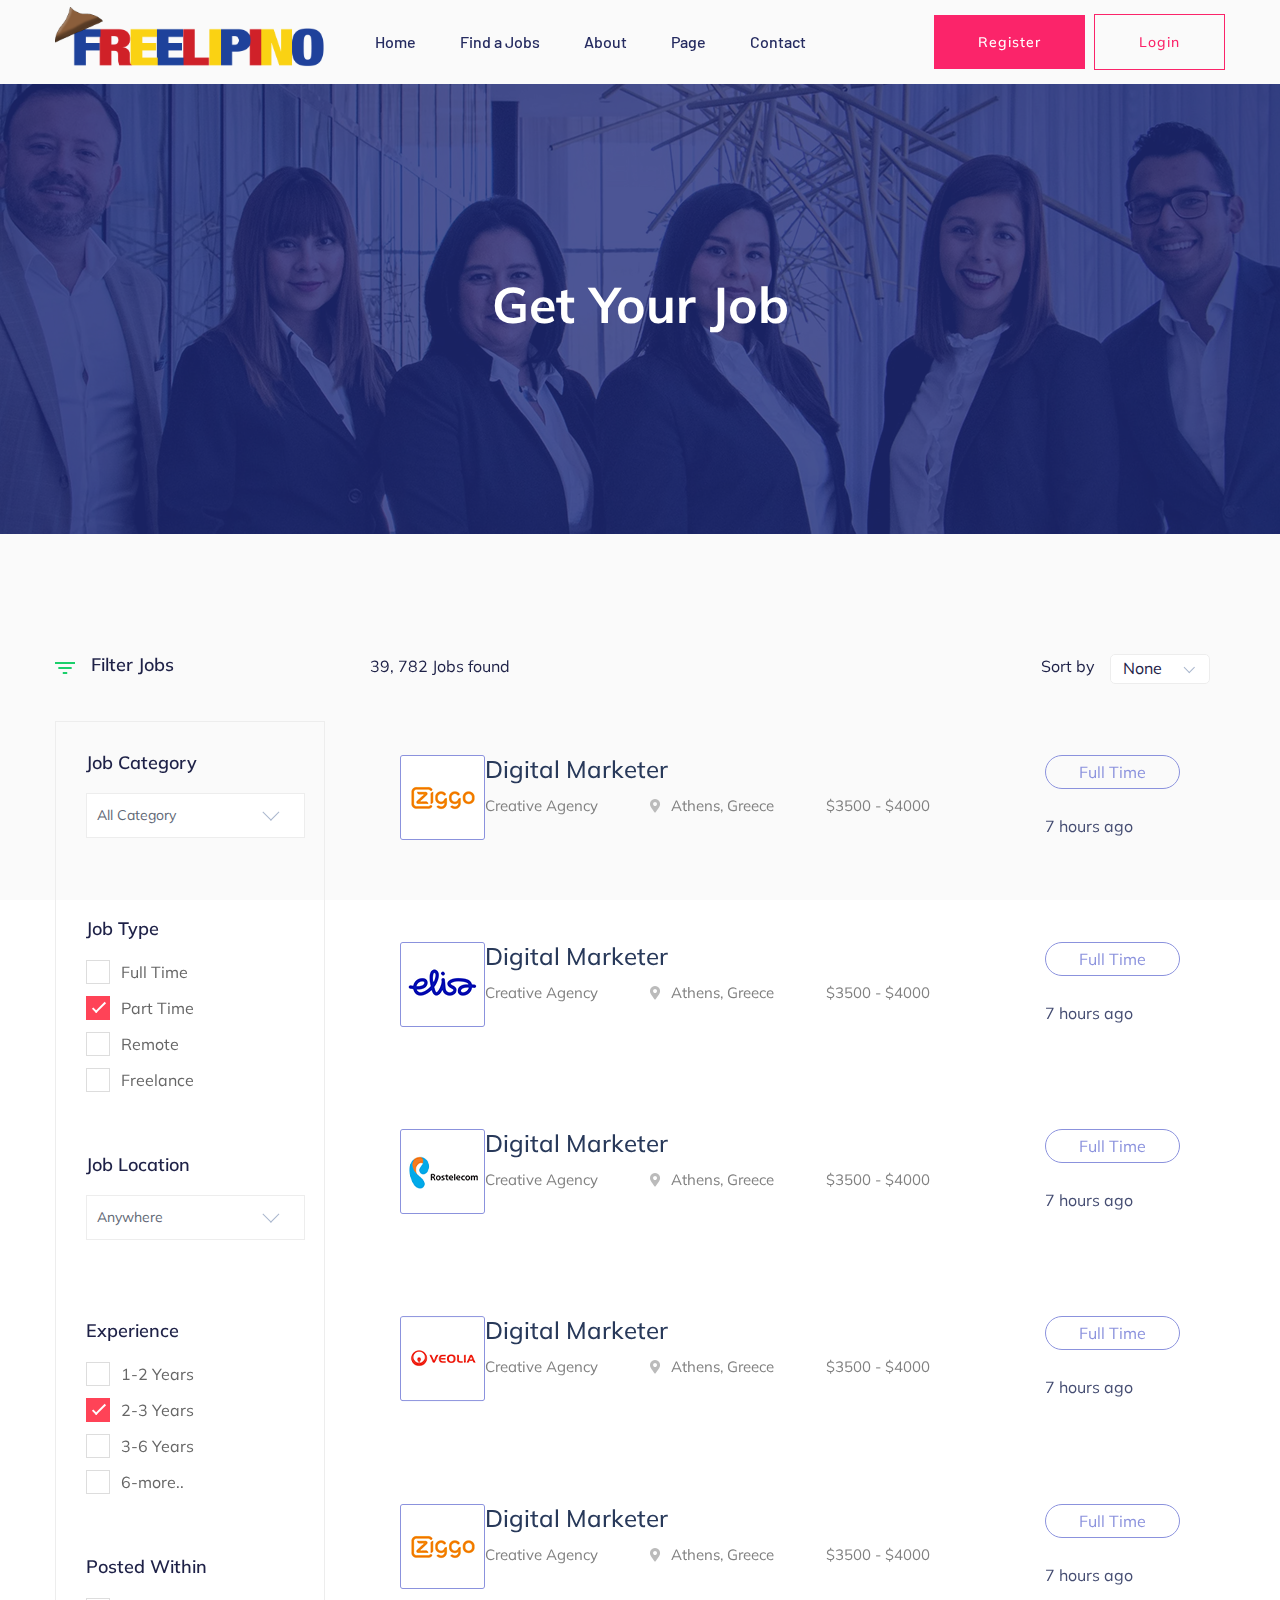
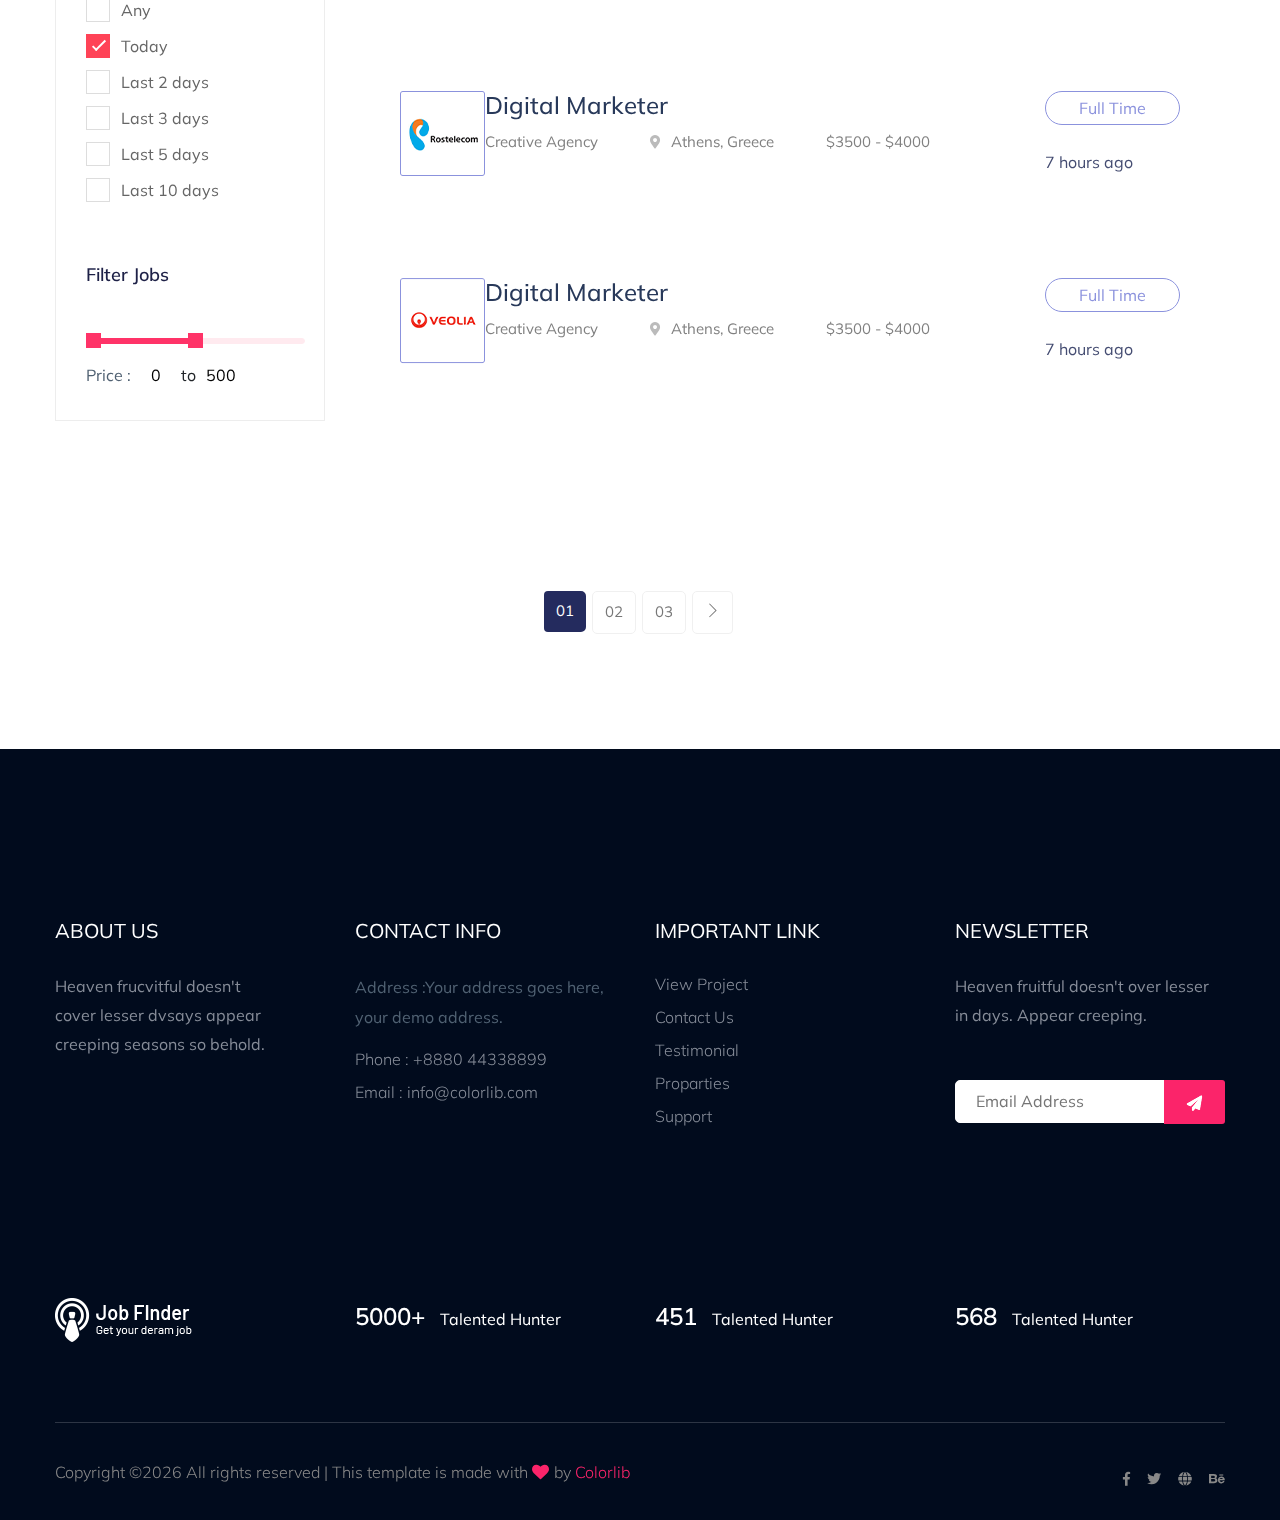
<file: finding.html>
<!doctype html>
<html class="no-js" lang="zxx">
    <head>
        <meta charset="utf-8">
        <meta http-equiv="x-ua-compatible" content="ie=edge">
         <title>Job board HTML-5 Template </title>
        <meta name="description" content="">
        <meta name="viewport" content="width=device-width, initial-scale=1">
        <link rel="manifest" href="site.webmanifest">
		<link rel="shortcut icon" type="image/x-icon" href="assets/img/favicon.ico">

		<!-- CSS here -->
            <link rel="stylesheet" href="assets/css/bootstrap.min.css">
            <link rel="stylesheet" href="assets/css/owl.carousel.min.css">
            <link rel="stylesheet" href="assets/css/price_rangs.css">
            <link rel="stylesheet" href="assets/css/flaticon.css">
            <link rel="stylesheet" href="assets/css/slicknav.css">
            <link rel="stylesheet" href="assets/css/animate.min.css">
            <link rel="stylesheet" href="assets/css/magnific-popup.css">
            <link rel="stylesheet" href="assets/css/fontawesome-all.min.css">
            <link rel="stylesheet" href="assets/css/themify-icons.css">
            <link rel="stylesheet" href="assets/css/slick.css">
            <link rel="stylesheet" href="assets/css/nice-select.css">
            <link rel="stylesheet" href="assets/css/style.css">
   </head>
   <style>
    .logo {
        display: flex;
        justify-content: center;
        align-items: center; 
    }
    .logo img {
        max-width: 100%; 
        height: auto;
    }
</style>

   <body>
    <!-- Preloader Start -->
    <div id="preloader-active">
        <div class="preloader d-flex align-items-center justify-content-center">
            <div class="preloader-inner position-relative">
                <div class="preloader-circle"></div>
                <div class="preloader-img pere-text">
                    <img src="assets/img/logo/logo.png" alt="">
                </div>
            </div>
        </div>
    </div>
    <header>
       <div class="header-area header-transparrent">
           <div class="headder-top header-sticky">
                <div class="container">
                    <div class="row align-items-center">
                        <div class="col-lg-3 col-md-2">
                            <div class="logo">
                                <a href="index.html"><img src="assets/img/logo/logo.png" alt=""></a>
                            </div>  
                        </div>
                        <div class="col-lg-9 col-md-9">
                            <div class="menu-wrapper">
                                <div class="main-menu">
                                    <nav class="d-none d-lg-block">
                                        <ul id="navigation">
                                            <li><a href="index.html">Home</a></li>
                                            <li><a href="job_listing.html">Find a Jobs </a></li>
                                            <li><a href="about.html">About</a></li>
                                            <li><a href="#">Page</a>
                                                <ul class="submenu">
                                                    <li><a href="blog.html">Blog</a></li>
                                                    <li><a href="single-blog.html">Blog Details</a></li>
                                                    <li><a href="elements.html">Elements</a></li>
                                                    <li><a href="job_details.html">job Details</a></li>
                                                </ul>
                                            </li>
                                            <li><a href="contact.html">Contact</a></li>
                                        </ul>
                                    </nav>
                                </div>          
                                <div class="header-btn d-none f-right d-lg-block">
                                    <a href="#" class="btn head-btn1">Register</a>
                                    <a href="#" class="btn head-btn2">Login</a>
                                </div>
                            </div>
                        </div>
                        <!-- Mobile Menu -->
                        <div class="col-12">
                            <div class="mobile_menu d-block d-lg-none"></div>
                        </div>
                    </div>
                </div>
           </div>
       </div>
        <!-- Header End -->
    </header>
    <main>

        <!-- Hero Area Start-->
        <div class="slider-area ">
            <div class="single-slider section-overly slider-height2 d-flex align-items-center" data-background="assets/img/hero/about.jpg">
                <div class="container">
                    <div class="row">
                        <div class="col-xl-12">
                            <div class="hero-cap text-center">
                                <h2>Get your job</h2>
                            </div>
                        </div>
                    </div>
                </div>
            </div>
        </div>
        <!-- Hero Area End -->
        <!-- Job List Area Start -->
        <div class="job-listing-area pt-120 pb-120">
            <div class="container">
                <div class="row">
                    <!-- Left content -->
                    <div class="col-xl-3 col-lg-3 col-md-4">
                        <div class="row">
                            <div class="col-12">
                                    <div class="small-section-tittle2 mb-45">
                                    <div class="ion"> <svg 
                                        xmlns="http://www.w3.org/2000/svg"
                                        xmlns:xlink="http://www.w3.org/1999/xlink"
                                        width="20px" height="12px">
                                    <path fill-rule="evenodd"  fill="rgb(27, 207, 107)"
                                        d="M7.778,12.000 L12.222,12.000 L12.222,10.000 L7.778,10.000 L7.778,12.000 ZM-0.000,-0.000 L-0.000,2.000 L20.000,2.000 L20.000,-0.000 L-0.000,-0.000 ZM3.333,7.000 L16.667,7.000 L16.667,5.000 L3.333,5.000 L3.333,7.000 Z"/>
                                    </svg>
                                    </div>
                                    <h4>Filter Jobs</h4>
                                </div>
                            </div>
                        </div>
                        <!-- Job Category Listing start -->
                        <div class="job-category-listing mb-50">
                            <!-- single one -->
                            <div class="single-listing">
                               <div class="small-section-tittle2">
                                     <h4>Job Category</h4>
                               </div>
                                <!-- Select job items start -->
                                <div class="select-job-items2">
                                    <select name="select">
                                        <option value="">All Category</option>
                                        <option value="">Category 1</option>
                                        <option value="">Category 2</option>
                                        <option value="">Category 3</option>
                                        <option value="">Category 4</option>
                                    </select>
                                </div>
                                <!--  Select job items End-->
                                <!-- select-Categories start -->
                                <div class="select-Categories pt-80 pb-50">
                                    <div class="small-section-tittle2">
                                        <h4>Job Type</h4>
                                    </div>
                                    <label class="container">Full Time
                                        <input type="checkbox" >
                                        <span class="checkmark"></span>
                                    </label>
                                    <label class="container">Part Time
                                        <input type="checkbox" checked="checked active">
                                        <span class="checkmark"></span>
                                    </label>
                                    <label class="container">Remote
                                        <input type="checkbox">
                                        <span class="checkmark"></span>
                                    </label>
                                    <label class="container">Freelance
                                        <input type="checkbox">
                                        <span class="checkmark"></span>
                                    </label>
                                </div>
                                <!-- select-Categories End -->
                            </div>
                            <!-- single two -->
                            <div class="single-listing">
                               <div class="small-section-tittle2">
                                     <h4>Job Location</h4>
                               </div>
                                <!-- Select job items start -->
                                <div class="select-job-items2">
                                    <select name="select">
                                        <option value="">Anywhere</option>
                                        <option value="">Category 1</option>
                                        <option value="">Category 2</option>
                                        <option value="">Category 3</option>
                                        <option value="">Category 4</option>
                                    </select>
                                </div>
                                <!--  Select job items End-->
                                <!-- select-Categories start -->
                                <div class="select-Categories pt-80 pb-50">
                                    <div class="small-section-tittle2">
                                        <h4>Experience</h4>
                                    </div>
                                    <label class="container">1-2 Years
                                        <input type="checkbox" >
                                        <span class="checkmark"></span>
                                    </label>
                                    <label class="container">2-3 Years
                                        <input type="checkbox" checked="checked active">
                                        <span class="checkmark"></span>
                                    </label>
                                    <label class="container">3-6 Years
                                        <input type="checkbox">
                                        <span class="checkmark"></span>
                                    </label>
                                    <label class="container">6-more..
                                        <input type="checkbox">
                                        <span class="checkmark"></span>
                                    </label>
                                </div>
                                <!-- select-Categories End -->
                            </div>
                            <!-- single three -->
                            <div class="single-listing">
                                <!-- select-Categories start -->
                                <div class="select-Categories pb-50">
                                    <div class="small-section-tittle2">
                                        <h4>Posted Within</h4>
                                    </div>
                                    <label class="container">Any
                                        <input type="checkbox" >
                                        <span class="checkmark"></span>
                                    </label>
                                    <label class="container">Today
                                        <input type="checkbox" checked="checked active">
                                        <span class="checkmark"></span>
                                    </label>
                                    <label class="container">Last 2 days
                                        <input type="checkbox">
                                        <span class="checkmark"></span>
                                    </label>
                                    <label class="container">Last 3 days
                                        <input type="checkbox">
                                        <span class="checkmark"></span>
                                    </label>
                                    <label class="container">Last 5 days
                                        <input type="checkbox">
                                        <span class="checkmark"></span>
                                    </label>
                                    <label class="container">Last 10 days
                                        <input type="checkbox">
                                        <span class="checkmark"></span>
                                    </label>
                                </div>
                                <!-- select-Categories End -->
                            </div>
                            <div class="single-listing">
                                <!-- Range Slider Start -->
                                <aside class="left_widgets p_filter_widgets price_rangs_aside sidebar_box_shadow">
                                    <div class="small-section-tittle2">
                                        <h4>Filter Jobs</h4>
                                    </div>
                                    <div class="widgets_inner">
                                        <div class="range_item">
                                            <!-- <div id="slider-range"></div> -->
                                            <input type="text" class="js-range-slider" value="" />
                                            <div class="d-flex align-items-center">
                                                <div class="price_text">
                                                    <p>Price :</p>
                                                </div>
                                                <div class="price_value d-flex justify-content-center">
                                                    <input type="text" class="js-input-from" id="amount" readonly />
                                                    <span>to</span>
                                                    <input type="text" class="js-input-to" id="amount" readonly />
                                                </div>
                                            </div>
                                        </div>
                                    </div>
                                </aside>
                              <!-- Range Slider End -->
                            </div>
                        </div>
                        <!-- Job Category Listing End -->
                    </div>
                    <!-- Right content -->
                    <div class="col-xl-9 col-lg-9 col-md-8">
                        <!-- Featured_job_start -->
                        <section class="featured-job-area">
                            <div class="container">
                                <!-- Count of Job list Start -->
                                <div class="row">
                                    <div class="col-lg-12">
                                        <div class="count-job mb-35">
                                            <span>39, 782 Jobs found</span>
                                            <!-- Select job items start -->
                                            <div class="select-job-items">
                                                <span>Sort by</span>
                                                <select name="select">
                                                    <option value="">None</option>
                                                    <option value="">job list</option>
                                                    <option value="">job list</option>
                                                    <option value="">job list</option>
                                                </select>
                                            </div>
                                            <!--  Select job items End-->
                                        </div>
                                    </div>
                                </div>
                                <!-- Count of Job list End -->
                                <!-- single-job-content -->
                                <div class="single-job-items mb-30">
                                    <div class="job-items">
                                        <div class="company-img">
                                            <a href="#"><img src="assets/img/icon/job-list1.png" alt=""></a>
                                        </div>
                                        <div class="job-tittle job-tittle2">
                                            <a href="#">
                                                <h4>Digital Marketer</h4>
                                            </a>
                                            <ul>
                                                <li>Creative Agency</li>
                                                <li><i class="fas fa-map-marker-alt"></i>Athens, Greece</li>
                                                <li>$3500 - $4000</li>
                                            </ul>
                                        </div>
                                    </div>
                                    <div class="items-link items-link2 f-right">
                                        <a href="job_details.html">Full Time</a>
                                        <span>7 hours ago</span>
                                    </div>
                                </div>
                                <!-- single-job-content -->
                                <div class="single-job-items mb-30">
                                    <div class="job-items">
                                        <div class="company-img">
                                            <a href="#"><img src="assets/img/icon/job-list2.png" alt=""></a>
                                        </div>
                                        <div class="job-tittle job-tittle2">
                                            <a href="#">
                                                <h4>Digital Marketer</h4>
                                            </a>
                                            <ul>
                                                <li>Creative Agency</li>
                                                <li><i class="fas fa-map-marker-alt"></i>Athens, Greece</li>
                                                <li>$3500 - $4000</li>
                                            </ul>
                                        </div>
                                    </div>
                                    <div class="items-link items-link2 f-right">
                                        <a href="job_details.html">Full Time</a>
                                        <span>7 hours ago</span>
                                    </div>
                                </div>
                                <!-- single-job-content -->
                                <div class="single-job-items mb-30">
                                    <div class="job-items">
                                        <div class="company-img">
                                            <a href="#"><img src="assets/img/icon/job-list3.png" alt=""></a>
                                        </div>
                                        <div class="job-tittle job-tittle2">
                                            <a href="#">
                                                <h4>Digital Marketer</h4>
                                            </a>
                                            <ul>
                                                <li>Creative Agency</li>
                                                <li><i class="fas fa-map-marker-alt"></i>Athens, Greece</li>
                                                <li>$3500 - $4000</li>
                                            </ul>
                                        </div>
                                    </div>
                                    <div class="items-link items-link2 f-right">
                                        <a href="job_details.html">Full Time</a>
                                        <span>7 hours ago</span>
                                    </div>
                                </div>
                                <!-- single-job-content -->
                                <div class="single-job-items mb-30">
                                    <div class="job-items">
                                        <div class="company-img">
                                            <a href="#"><img src="assets/img/icon/job-list4.png" alt=""></a>
                                        </div>
                                        <div class="job-tittle job-tittle2">
                                            <a href="#">
                                                <h4>Digital Marketer</h4>
                                            </a>
                                            <ul>
                                                <li>Creative Agency</li>
                                                <li><i class="fas fa-map-marker-alt"></i>Athens, Greece</li>
                                                <li>$3500 - $4000</li>
                                            </ul>
                                        </div>
                                    </div>
                                    <div class="items-link items-link2 f-right">
                                        <a href="job_details.html">Full Time</a>
                                        <span>7 hours ago</span>
                                    </div>
                                </div>
                                <!-- single-job-content -->
                                <div class="single-job-items mb-30">
                                    <div class="job-items">
                                        <div class="company-img">
                                            <a href="#"><img src="assets/img/icon/job-list1.png" alt=""></a>
                                        </div>
                                        <div class="job-tittle job-tittle2">
                                            <a href="#">
                                                <h4>Digital Marketer</h4>
                                            </a>
                                            <ul>
                                                <li>Creative Agency</li>
                                                <li><i class="fas fa-map-marker-alt"></i>Athens, Greece</li>
                                                <li>$3500 - $4000</li>
                                            </ul>
                                        </div>
                                    </div>
                                    <div class="items-link items-link2 f-right">
                                        <a href="job_details.html">Full Time</a>
                                        <span>7 hours ago</span>
                                    </div>
                                </div>
                                <!-- single-job-content -->
                                <div class="single-job-items mb-30">
                                    <div class="job-items">
                                        <div class="company-img">
                                            <a href="#"><img src="assets/img/icon/job-list3.png" alt=""></a>
                                        </div>
                                        <div class="job-tittle job-tittle2">
                                            <a href="#">
                                                <h4>Digital Marketer</h4>
                                            </a>
                                            <ul>
                                                <li>Creative Agency</li>
                                                <li><i class="fas fa-map-marker-alt"></i>Athens, Greece</li>
                                                <li>$3500 - $4000</li>
                                            </ul>
                                        </div>
                                    </div>
                                    <div class="items-link items-link2 f-right">
                                        <a href="job_details.html">Full Time</a>
                                        <span>7 hours ago</span>
                                    </div>
                                </div>
                                <!-- single-job-content -->
                                <div class="single-job-items mb-30">
                                    <div class="job-items">
                                        <div class="company-img">
                                            <a href="#"><img src="assets/img/icon/job-list4.png" alt=""></a>
                                        </div>
                                        <div class="job-tittle job-tittle2">
                                            <a href="#">
                                                <h4>Digital Marketer</h4>
                                            </a>
                                            <ul>
                                                <li>Creative Agency</li>
                                                <li><i class="fas fa-map-marker-alt"></i>Athens, Greece</li>
                                                <li>$3500 - $4000</li>
                                            </ul>
                                        </div>
                                    </div>
                                    <div class="items-link items-link2 f-right">
                                        <a href="job_details.html">Full Time</a>
                                        <span>7 hours ago</span>
                                    </div>
                                </div>
                            </div>
                        </section>
                        <!-- Featured_job_end -->
                    </div>
                </div>
            </div>
        </div>
        <!-- Job List Area End -->
        <!--Pagination Start  -->
        <div class="pagination-area pb-115 text-center">
            <div class="container">
                <div class="row">
                    <div class="col-xl-12">
                        <div class="single-wrap d-flex justify-content-center">
                            <nav aria-label="Page navigation example">
                                <ul class="pagination justify-content-start">
                                    <li class="page-item active"><a class="page-link" href="#">01</a></li>
                                    <li class="page-item"><a class="page-link" href="#">02</a></li>
                                    <li class="page-item"><a class="page-link" href="#">03</a></li>
                                <li class="page-item"><a class="page-link" href="#"><span class="ti-angle-right"></span></a></li>
                                </ul>
                            </nav>
                        </div>
                    </div>
                </div>
            </div>
        </div>
        <!--Pagination End  -->
        
    </main>
    <footer>
        <!-- Footer Start-->
        <div class="footer-area footer-bg footer-padding">
            <div class="container">
                <div class="row d-flex justify-content-between">
                    <div class="col-xl-3 col-lg-3 col-md-4 col-sm-6">
                       <div class="single-footer-caption mb-50">
                         <div class="single-footer-caption mb-30">
                             <div class="footer-tittle">
                                 <h4>About Us</h4>
                                 <div class="footer-pera">
                                     <p>Heaven frucvitful doesn't cover lesser dvsays appear creeping seasons so behold.</p>
                                </div>
                             </div>
                         </div>

                       </div>
                    </div>
                    <div class="col-xl-3 col-lg-3 col-md-4 col-sm-5">
                        <div class="single-footer-caption mb-50">
                            <div class="footer-tittle">
                                <h4>Contact Info</h4>
                                <ul>
                                    <li>
                                    <p>Address :Your address goes
                                        here, your demo address.</p>
                                    </li>
                                    <li><a href="#">Phone : +8880 44338899</a></li>
                                    <li><a href="#">Email : info@colorlib.com</a></li>
                                </ul>
                            </div>

                        </div>
                    </div>
                    <div class="col-xl-3 col-lg-3 col-md-4 col-sm-5">
                        <div class="single-footer-caption mb-50">
                            <div class="footer-tittle">
                                <h4>Important Link</h4>
                                <ul>
                                    <li><a href="#"> View Project</a></li>
                                    <li><a href="#">Contact Us</a></li>
                                    <li><a href="#">Testimonial</a></li>
                                    <li><a href="#">Proparties</a></li>
                                    <li><a href="#">Support</a></li>
                                </ul>
                            </div>
                        </div>
                    </div>
                    <div class="col-xl-3 col-lg-3 col-md-4 col-sm-5">
                        <div class="single-footer-caption mb-50">
                            <div class="footer-tittle">
                                <h4>Newsletter</h4>
                                <div class="footer-pera footer-pera2">
                                 <p>Heaven fruitful doesn't over lesser in days. Appear creeping.</p>
                             </div>
                             <!-- Form -->
                             <div class="footer-form" >
                                 <div id="mc_embed_signup">
                                     <form target="_blank" action="https://spondonit.us12.list-manage.com/subscribe/post?u=1462626880ade1ac87bd9c93a&amp;id=92a4423d01"
                                     method="get" class="subscribe_form relative mail_part">
                                         <input type="email" name="email" id="newsletter-form-email" placeholder="Email Address"
                                         class="placeholder hide-on-focus" onfocus="this.placeholder = ''"
                                         onblur="this.placeholder = ' Email Address '">
                                         <div class="form-icon">
                                             <button type="submit" name="submit" id="newsletter-submit"
                                             class="email_icon newsletter-submit button-contactForm"><img src="assets/img/icon/form.png" alt=""></button>
                                         </div>
                                         <div class="mt-10 info"></div>
                                     </form>
                                 </div>
                             </div>
                            </div>
                        </div>
                    </div>
                </div>
               <!--  -->
               <div class="row footer-wejed justify-content-between">
                       <div class="col-xl-3 col-lg-3 col-md-4 col-sm-6">
                          <!-- logo -->
                          <div class="footer-logo mb-20">
                            <a href="index.html"><img src="assets/img/logo/logo2_footer.png" alt=""></a>
                          </div>
                       </div>
                       <div class="col-xl-3 col-lg-3 col-md-4 col-sm-5">
                        <div class="footer-tittle-bottom">
                            <span>5000+</span>
                            <p>Talented Hunter</p>
                        </div>
                       </div>
                       <div class="col-xl-3 col-lg-3 col-md-4 col-sm-5">
                            <div class="footer-tittle-bottom">
                                <span>451</span>
                                <p>Talented Hunter</p>
                            </div>
                       </div>
                       <div class="col-xl-3 col-lg-3 col-md-4 col-sm-5">
                            <!-- Footer Bottom Tittle -->
                            <div class="footer-tittle-bottom">
                                <span>568</span>
                                <p>Talented Hunter</p>
                            </div>
                       </div>
               </div>
            </div>
        </div>
        <!-- footer-bottom area -->
        <div class="footer-bottom-area footer-bg">
            <div class="container">
                <div class="footer-border">
                     <div class="row d-flex justify-content-between align-items-center">
                         <div class="col-xl-10 col-lg-10 ">
                             <div class="footer-copy-right">
                                 <p><!-- Link back to Colorlib can't be removed. Template is licensed under CC BY 3.0. -->
  Copyright &copy;<script>document.write(new Date().getFullYear());</script> All rights reserved | This template is made with <i class="fa fa-heart" aria-hidden="true"></i> by <a href="https://colorlib.com" target="_blank">Colorlib</a>
  <!-- Link back to Colorlib can't be removed. Template is licensed under CC BY 3.0. --></p>
                             </div>
                         </div>
                         <div class="col-xl-2 col-lg-2">
                             <div class="footer-social f-right">
                                 <a href="#"><i class="fab fa-facebook-f"></i></a>
                                 <a href="#"><i class="fab fa-twitter"></i></a>
                                 <a href="#"><i class="fas fa-globe"></i></a>
                                 <a href="#"><i class="fab fa-behance"></i></a>
                             </div>
                         </div>
                     </div>
                </div>
            </div>
        </div>
        <!-- Footer End-->
    </footer>

	<!-- JS here -->
	
		<!-- All JS Custom Plugins Link Here here -->
        <script src="./assets/js/vendor/modernizr-3.5.0.min.js"></script>
		<!-- Jquery, Popper, Bootstrap -->
		<script src="./assets/js/vendor/jquery-1.12.4.min.js"></script>
        <script src="./assets/js/popper.min.js"></script>
        <script src="./assets/js/bootstrap.min.js"></script>
	    <!-- Jquery Mobile Menu -->
        <script src="./assets/js/jquery.slicknav.min.js"></script>

		<!-- Jquery Slick , Owl-Carousel Range -->
        <script src="./assets/js/owl.carousel.min.js"></script>
        <script src="./assets/js/slick.min.js"></script>
        <script src="./assets/js/price_rangs.js"></script>
		<!-- One Page, Animated-HeadLin -->
        <script src="./assets/js/wow.min.js"></script>
		<script src="./assets/js/animated.headline.js"></script>
        <script src="./assets/js/jquery.magnific-popup.js"></script>

		<!-- Scrollup, nice-select, sticky -->
        <script src="./assets/js/jquery.scrollUp.min.js"></script>
        <script src="./assets/js/jquery.nice-select.min.js"></script>
		<script src="./assets/js/jquery.sticky.js"></script>
        
        <!-- contact js -->
        <script src="./assets/js/contact.js"></script>
        <script src="./assets/js/jquery.form.js"></script>
        <script src="./assets/js/jquery.validate.min.js"></script>
        <script src="./assets/js/mail-script.js"></script>
        <script src="./assets/js/jquery.ajaxchimp.min.js"></script>
        
		<!-- Jquery Plugins, main Jquery -->	
        <script src="./assets/js/plugins.js"></script>
        <script src="./assets/js/main.js"></script>
        
    </body>
</html>
</file>
<file: assets/css/flaticon.css>
/*
  	Flaticon icon font: Flaticon
  	Creation date: 10/03/2020 09:37
  	*/

@font-face {
  font-family: "Flaticon";
  src: url("../fonts/Flaticon.eot");
  src: url("../fonts/Flaticon.eot?#iefix") format("embedded-opentype"),
       url("../fonts/Flaticon.woff2") format("woff2"),
       url("../fonts/Flaticon.woff") format("woff"),
       url("../fonts/Flaticon.ttf") format("truetype"),
       url("../fonts/Flaticon.svg#Flaticon") format("svg");
  font-weight: normal;
  font-style: normal;
}

@media screen and (-webkit-min-device-pixel-ratio:0) {
  @font-face {
    font-family: "Flaticon";
    src: url("../fonts/Flaticon.svg#Flaticon") format("svg");
  }
}

[class^="flaticon-"]:before, [class*=" flaticon-"]:before,
[class^="flaticon-"]:after, [class*=" flaticon-"]:after {   
  font-family: Flaticon;

font-style: normal;
margin-left: 20px;
}

.flaticon-tour:before { content: "\f100"; }
.flaticon-report:before { content: "\f101"; }
.flaticon-cms:before { content: "\f102"; }
.flaticon-app:before { content: "\f103"; }
.flaticon-helmet:before { content: "\f104"; }
.flaticon-high-tech:before { content: "\f105"; }
.flaticon-real-estate:before { content: "\f106"; }
.flaticon-content:before { content: "\f107"; }
.flaticon-search:before { content: "\f108"; }
.flaticon-curriculum-vitae:before { content: "\f109"; }
</file>
<file: assets/css/price_rangs.css>
/* Ion.RangeSlider
// css version 2.0.3
// Â© 2013-2014 Denis Ineshin | IonDen.com
// ===================================================================================================================*/

/* =====================================================================================================================
// RangeSlider */

.irs {
    position: relative; display: block;
    -webkit-touch-callout: none;
    -webkit-user-select: none;
     -khtml-user-select: none;
       -moz-user-select: none;
        -ms-user-select: none;
            user-select: none;
}
    .irs-line {
        position: relative; display: block;
        overflow: hidden;
        outline: none !important;
    }
        .irs-line-left, .irs-line-mid, .irs-line-right {
            position: absolute; display: block;
            top: 0;
        }
        .irs-line-left {
            left: 0; width: 11%;
        }
        .irs-line-mid {
            left: 9%; width: 82%;
        }
        .irs-line-right {
            right: 0; width: 11%;
        }

    .irs-bar {
        position: absolute; display: block;
        left: 0; width: 0;
    }
        .irs-bar-edge {
            position: absolute; display: block;
            top: 0; left: 0;
        }

    .irs-shadow {
        position: absolute; display: none;
        left: 0; width: 0;
    }

    .irs-slider {
        position: absolute; display: block;
        cursor: default;
        z-index: 1;
    }
        .irs-slider.single {

        }
        .irs-slider.from {

        }
        .irs-slider.to {

        }
        .irs-slider.type_last {
            z-index: 2;
        }

    .irs-min {
        position: absolute; display: block;
        left: 0;
        cursor: default;
    }
    .irs-max {
        position: absolute; display: block;
        right: 0;
        cursor: default;
    }

    .irs-from, .irs-to, .irs-single {
        position: absolute; display: block;
        top: 0; left: 0;
        cursor: default;
        white-space: nowrap;
    }

.irs-grid {
    position: absolute; display: none;
    bottom: 0; left: 0;
    width: 100%; height: 20px;
}
.irs-with-grid .irs-grid {
    display: block;
}
    .irs-grid-pol {
        position: absolute;
        top: 0; left: 0;
        width: 1px; height: 8px;
        background: #000;
    }
    .irs-grid-pol.small {
        height: 4px;
    }
    .irs-grid-text {
        position: absolute;
        bottom: 0; left: 0;
        white-space: nowrap;
        text-align: center;
        font-size: 9px; line-height: 9px;
        padding: 0 3px;
        color: #000;
    }

.irs-disable-mask {
    position: absolute; display: block;
    top: 0; left: -1%;
    width: 102%; height: 100%;
    cursor: default;
    background: rgba(0,0,0,0.0);
    z-index: 2;
}
.lt-ie9 .irs-disable-mask {
    background: #000;
    filter: alpha(opacity=0);
    cursor: not-allowed;
}

.irs-disabled {
    opacity: 0.4;
}


.irs-hidden-input {
    position: absolute !important;
    display: block !important;
    top: 0 !important;
    left: 0 !important;
    width: 0 !important;
    height: 0 !important;
    font-size: 0 !important;
    line-height: 0 !important;
    padding: 0 !important;
    margin: 0 !important;
    outline: none !important;
    z-index: -9999 !important;
    background: none !important;
    border-style: solid !important;
    border-color: transparent !important;
}


/* Ion.RangeSlider, Simple Skin
// css version 2.0.3
// Â© Denis Ineshin, 2014    https://github.com/IonDen
// Â© guybowden, 2014        https://github.com/guybowden
// ===================================================================================================================*/

/* =====================================================================================================================
// Skin details */

.irs {
    height: 55px;
}
.irs-with-grid {
    height: 75px;
}
.irs-line {
    height: 10px; top: 33px;
    background: #EEE;
    background: linear-gradient(to bottom, #DDD -50%, #FFF 150%); /* W3C */
    border: 1px solid #CCC;
    border-radius: 16px;
    -moz-border-radius: 16px;
}
    .irs-line-left {
        height: 8px;
    }
    .irs-line-mid {
        height: 8px;
    }
    .irs-line-right {
        height: 8px;
    }

.irs-bar {
    height: 10px; top: 33px;
    border-top: 1px solid #428bca;
    border-bottom: 1px solid #428bca;
    background: #428bca;
    background: linear-gradient(to top, rgba(66,139,202,1) 0%,rgba(127,195,232,1) 100%); /* W3C */
}
    .irs-bar-edge {
        height: 10px; top: 33px;
        width: 14px;
        border: 1px solid #428bca;
        border-right: 0;
        background: #428bca;
        background: linear-gradient(to top, rgba(66,139,202,1) 0%,rgba(127,195,232,1) 100%); /* W3C */
        border-radius: 16px 0 0 16px;
        -moz-border-radius: 16px 0 0 16px;
    }

.irs-shadow {
    height: 2px; top: 38px;
    background: #000;
    opacity: 0.3;
    border-radius: 5px;
    -moz-border-radius: 5px;
}
.lt-ie9 .irs-shadow {
    filter: alpha(opacity=30);
}

.irs-slider {
    top: 25px;
    width: 27px; height: 27px;
    border: 1px solid #AAA;
    background: #DDD;
    background: linear-gradient(to bottom, rgba(255,255,255,1) 0%,rgba(220,220,220,1) 20%,rgba(255,255,255,1) 100%); /* W3C */
    border-radius: 27px;
    -moz-border-radius: 27px;
    box-shadow: 1px 1px 3px rgba(0,0,0,0.3);
    cursor: pointer;
}

.irs-slider.state_hover, .irs-slider:hover {
    background: #FFF;
}

.irs-min, .irs-max {
    color: #333;
    font-size: 12px; line-height: 1.333;
    text-shadow: none;
    top: 0;
    padding: 1px 5px;
    background: rgba(0,0,0,0.1);
    border-radius: 3px;
    -moz-border-radius: 3px;
}

.lt-ie9 .irs-min, .lt-ie9 .irs-max {
    background: #ccc;
}

.lt-ie9 .irs-from, .lt-ie9 .irs-to, .lt-ie9 .irs-single {
    background: #999;
}

.irs-grid {
    height: 27px;
}
.irs-grid-pol {
    opacity: 0.5;
    background: #428bca;
}
.irs-grid-pol.small {
    background: #999;
}

.irs-grid-text {
    bottom: 5px;
    color: #99a4ac;
}

.irs-disabled {
}
</file>
<file: assets/css/themify-icons.css>
@font-face {
	font-family: 'themify';
	src:url('../fonts/themify.eot?-fvbane');


	src:url('../fonts/themify.eot?#iefix-fvbane') format('embedded-opentype'),
		url('../fonts/themify.woff?-fvbane') format('woff'),
		url('../fonts/themify.ttf?-fvbane') format('truetype'),
		url('../fonts/themify.svg?-fvbane#themify') format('svg');
	font-weight: normal;
	font-style: normal;
}

[class^="ti-"], [class*=" ti-"] {
	font-family: 'themify';
	speak: none;
	font-style: normal;
	font-weight: normal;
	font-variant: normal;
	text-transform: none;
	line-height: 1;

	/* Better Font Rendering =========== */
	-webkit-font-smoothing: antialiased;
	-moz-osx-font-smoothing: grayscale;
}

.ti-wand:before {
	content: "\e600";
}
.ti-volume:before {
	content: "\e601";
}
.ti-user:before {
	content: "\e602";
}
.ti-unlock:before {
	content: "\e603";
}
.ti-unlink:before {
	content: "\e604";
}
.ti-trash:before {
	content: "\e605";
}
.ti-thought:before {
	content: "\e606";
}
.ti-target:before {
	content: "\e607";
}
.ti-tag:before {
	content: "\e608";
}
.ti-tablet:before {
	content: "\e609";
}
.ti-star:before {
	content: "\e60a";
}
.ti-spray:before {
	content: "\e60b";
}
.ti-signal:before {
	content: "\e60c";
}
.ti-shopping-cart:before {
	content: "\e60d";
}
.ti-shopping-cart-full:before {
	content: "\e60e";
}
.ti-settings:before {
	content: "\e60f";
}
.ti-search:before {
	content: "\e610";
}
.ti-zoom-in:before {
	content: "\e611";
}
.ti-zoom-out:before {
	content: "\e612";
}
.ti-cut:before {
	content: "\e613";
}
.ti-ruler:before {
	content: "\e614";
}
.ti-ruler-pencil:before {
	content: "\e615";
}
.ti-ruler-alt:before {
	content: "\e616";
}
.ti-bookmark:before {
	content: "\e617";
}
.ti-bookmark-alt:before {
	content: "\e618";
}
.ti-reload:before {
	content: "\e619";
}
.ti-plus:before {
	content: "\e61a";
}
.ti-pin:before {
	content: "\e61b";
}
.ti-pencil:before {
	content: "\e61c";
}
.ti-pencil-alt:before {
	content: "\e61d";
}
.ti-paint-roller:before {
	content: "\e61e";
}
.ti-paint-bucket:before {
	content: "\e61f";
}
.ti-na:before {
	content: "\e620";
}
.ti-mobile:before {
	content: "\e621";
}
.ti-minus:before {
	content: "\e622";
}
.ti-medall:before {
	content: "\e623";
}
.ti-medall-alt:before {
	content: "\e624";
}
.ti-marker:before {
	content: "\e625";
}
.ti-marker-alt:before {
	content: "\e626";
}
.ti-arrow-up:before {
	content: "\e627";
}
.ti-arrow-right:before {
	content: "\e628";
}
.ti-arrow-left:before {
	content: "\e629";
}
.ti-arrow-down:before {
	content: "\e62a";
}
.ti-lock:before {
	content: "\e62b";
}
.ti-location-arrow:before {
	content: "\e62c";
}
.ti-link:before {
	content: "\e62d";
}
.ti-layout:before {
	content: "\e62e";
}
.ti-layers:before {
	content: "\e62f";
}
.ti-layers-alt:before {
	content: "\e630";
}
.ti-key:before {
	content: "\e631";
}
.ti-import:before {
	content: "\e632";
}
.ti-image:before {
	content: "\e633";
}
.ti-heart:before {
	content: "\e634";
}
.ti-heart-broken:before {
	content: "\e635";
}
.ti-hand-stop:before {
	content: "\e636";
}
.ti-hand-open:before {
	content: "\e637";
}
.ti-hand-drag:before {
	content: "\e638";
}
.ti-folder:before {
	content: "\e639";
}
.ti-flag:before {
	content: "\e63a";
}
.ti-flag-alt:before {
	content: "\e63b";
}
.ti-flag-alt-2:before {
	content: "\e63c";
}
.ti-eye:before {
	content: "\e63d";
}
.ti-export:before {
	content: "\e63e";
}
.ti-exchange-vertical:before {
	content: "\e63f";
}
.ti-desktop:before {
	content: "\e640";
}
.ti-cup:before {
	content: "\e641";
}
.ti-crown:before {
	content: "\e642";
}
.ti-comments:before {
	content: "\e643";
}
.ti-comment:before {
	content: "\e644";
}
.ti-comment-alt:before {
	content: "\e645";
}
.ti-close:before {
	content: "\e646";
}
.ti-clip:before {
	content: "\e647";
}
.ti-angle-up:before {
	content: "\e648";
}
.ti-angle-right:before {
	content: "\e649";
}
.ti-angle-left:before {
	content: "\e64a";
}
.ti-angle-down:before {
	content: "\e64b";
}
.ti-check:before {
	content: "\e64c";
}
.ti-check-box:before {
	content: "\e64d";
}
.ti-camera:before {
	content: "\e64e";
}
.ti-announcement:before {
	content: "\e64f";
}
.ti-brush:before {
	content: "\e650";
}
.ti-briefcase:before {
	content: "\e651";
}
.ti-bolt:before {
	content: "\e652";
}
.ti-bolt-alt:before {
	content: "\e653";
}
.ti-blackboard:before {
	content: "\e654";
}
.ti-bag:before {
	content: "\e655";
}
.ti-move:before {
	content: "\e656";
}
.ti-arrows-vertical:before {
	content: "\e657";
}
.ti-arrows-horizontal:before {
	content: "\e658";
}
.ti-fullscreen:before {
	content: "\e659";
}
.ti-arrow-top-right:before {
	content: "\e65a";
}
.ti-arrow-top-left:before {
	content: "\e65b";
}
.ti-arrow-circle-up:before {
	content: "\e65c";
}
.ti-arrow-circle-right:before {
	content: "\e65d";
}
.ti-arrow-circle-left:before {
	content: "\e65e";
}
.ti-arrow-circle-down:before {
	content: "\e65f";
}
.ti-angle-double-up:before {
	content: "\e660";
}
.ti-angle-double-right:before {
	content: "\e661";
}
.ti-angle-double-left:before {
	content: "\e662";
}
.ti-angle-double-down:before {
	content: "\e663";
}
.ti-zip:before {
	content: "\e664";
}
.ti-world:before {
	content: "\e665";
}
.ti-wheelchair:before {
	content: "\e666";
}
.ti-view-list:before {
	content: "\e667";
}
.ti-view-list-alt:before {
	content: "\e668";
}
.ti-view-grid:before {
	content: "\e669";
}
.ti-uppercase:before {
	content: "\e66a";
}
.ti-upload:before {
	content: "\e66b";
}
.ti-underline:before {
	content: "\e66c";
}
.ti-truck:before {
	content: "\e66d";
}
.ti-timer:before {
	content: "\e66e";
}
.ti-ticket:before {
	content: "\e66f";
}
.ti-thumb-up:before {
	content: "\e670";
}
.ti-thumb-down:before {
	content: "\e671";
}
.ti-text:before {
	content: "\e672";
}
.ti-stats-up:before {
	content: "\e673";
}
.ti-stats-down:before {
	content: "\e674";
}
.ti-split-v:before {
	content: "\e675";
}
.ti-split-h:before {
	content: "\e676";
}
.ti-smallcap:before {
	content: "\e677";
}
.ti-shine:before {
	content: "\e678";
}
.ti-shift-right:before {
	content: "\e679";
}
.ti-shift-left:before {
	content: "\e67a";
}
.ti-shield:before {
	content: "\e67b";
}
.ti-notepad:before {
	content: "\e67c";
}
.ti-server:before {
	content: "\e67d";
}
.ti-quote-right:before {
	content: "\e67e";
}
.ti-quote-left:before {
	content: "\e67f";
}
.ti-pulse:before {
	content: "\e680";
}
.ti-printer:before {
	content: "\e681";
}
.ti-power-off:before {
	content: "\e682";
}
.ti-plug:before {
	content: "\e683";
}
.ti-pie-chart:before {
	content: "\e684";
}
.ti-paragraph:before {
	content: "\e685";
}
.ti-panel:before {
	content: "\e686";
}
.ti-package:before {
	content: "\e687";
}
.ti-music:before {
	content: "\e688";
}
.ti-music-alt:before {
	content: "\e689";
}
.ti-mouse:before {
	content: "\e68a";
}
.ti-mouse-alt:before {
	content: "\e68b";
}
.ti-money:before {
	content: "\e68c";
}
.ti-microphone:before {
	content: "\e68d";
}
.ti-menu:before {
	content: "\e68e";
}
.ti-menu-alt:before {
	content: "\e68f";
}
.ti-map:before {
	content: "\e690";
}
.ti-map-alt:before {
	content: "\e691";
}
.ti-loop:before {
	content: "\e692";
}
.ti-location-pin:before {
	content: "\e693";
}
.ti-list:before {
	content: "\e694";
}
.ti-light-bulb:before {
	content: "\e695";
}
.ti-Italic:before {
	content: "\e696";
}
.ti-info:before {
	content: "\e697";
}
.ti-infinite:before {
	content: "\e698";
}
.ti-id-badge:before {
	content: "\e699";
}
.ti-hummer:before {
	content: "\e69a";
}
.ti-home:before {
	content: "\e69b";
}
.ti-help:before {
	content: "\e69c";
}
.ti-headphone:before {
	content: "\e69d";
}
.ti-harddrives:before {
	content: "\e69e";
}
.ti-harddrive:before {
	content: "\e69f";
}
.ti-gift:before {
	content: "\e6a0";
}
.ti-game:before {
	content: "\e6a1";
}
.ti-filter:before {
	content: "\e6a2";
}
.ti-files:before {
	content: "\e6a3";
}
.ti-file:before {
	content: "\e6a4";
}
.ti-eraser:before {
	content: "\e6a5";
}
.ti-envelope:before {
	content: "\e6a6";
}
.ti-download:before {
	content: "\e6a7";
}
.ti-direction:before {
	content: "\e6a8";
}
.ti-direction-alt:before {
	content: "\e6a9";
}
.ti-dashboard:before {
	content: "\e6aa";
}
.ti-control-stop:before {
	content: "\e6ab";
}
.ti-control-shuffle:before {
	content: "\e6ac";
}
.ti-control-play:before {
	content: "\e6ad";
}
.ti-control-pause:before {
	content: "\e6ae";
}
.ti-control-forward:before {
	content: "\e6af";
}
.ti-control-backward:before {
	content: "\e6b0";
}
.ti-cloud:before {
	content: "\e6b1";
}
.ti-cloud-up:before {
	content: "\e6b2";
}
.ti-cloud-down:before {
	content: "\e6b3";
}
.ti-clipboard:before {
	content: "\e6b4";
}
.ti-car:before {
	content: "\e6b5";
}
.ti-calendar:before {
	content: "\e6b6";
}
.ti-book:before {
	content: "\e6b7";
}
.ti-bell:before {
	content: "\e6b8";
}
.ti-basketball:before {
	content: "\e6b9";
}
.ti-bar-chart:before {
	content: "\e6ba";
}
.ti-bar-chart-alt:before {
	content: "\e6bb";
}
.ti-back-right:before {
	content: "\e6bc";
}
.ti-back-left:before {
	content: "\e6bd";
}
.ti-arrows-corner:before {
	content: "\e6be";
}
.ti-archive:before {
	content: "\e6bf";
}
.ti-anchor:before {
	content: "\e6c0";
}
.ti-align-right:before {
	content: "\e6c1";
}
.ti-align-left:before {
	content: "\e6c2";
}
.ti-align-justify:before {
	content: "\e6c3";
}
.ti-align-center:before {
	content: "\e6c4";
}
.ti-alert:before {
	content: "\e6c5";
}
.ti-alarm-clock:before {
	content: "\e6c6";
}
.ti-agenda:before {
	content: "\e6c7";
}
.ti-write:before {
	content: "\e6c8";
}
.ti-window:before {
	content: "\e6c9";
}
.ti-widgetized:before {
	content: "\e6ca";
}
.ti-widget:before {
	content: "\e6cb";
}
.ti-widget-alt:before {
	content: "\e6cc";
}
.ti-wallet:before {
	content: "\e6cd";
}
.ti-video-clapper:before {
	content: "\e6ce";
}
.ti-video-camera:before {
	content: "\e6cf";
}
.ti-vector:before {
	content: "\e6d0";
}
.ti-themify-logo:before {
	content: "\e6d1";
}
.ti-themify-favicon:before {
	content: "\e6d2";
}
.ti-themify-favicon-alt:before {
	content: "\e6d3";
}
.ti-support:before {
	content: "\e6d4";
}
.ti-stamp:before {
	content: "\e6d5";
}
.ti-split-v-alt:before {
	content: "\e6d6";
}
.ti-slice:before {
	content: "\e6d7";
}
.ti-shortcode:before {
	content: "\e6d8";
}
.ti-shift-right-alt:before {
	content: "\e6d9";
}
.ti-shift-left-alt:before {
	content: "\e6da";
}
.ti-ruler-alt-2:before {
	content: "\e6db";
}
.ti-receipt:before {
	content: "\e6dc";
}
.ti-pin2:before {
	content: "\e6dd";
}
.ti-pin-alt:before {
	content: "\e6de";
}
.ti-pencil-alt2:before {
	content: "\e6df";
}
.ti-palette:before {
	content: "\e6e0";
}
.ti-more:before {
	content: "\e6e1";
}
.ti-more-alt:before {
	content: "\e6e2";
}
.ti-microphone-alt:before {
	content: "\e6e3";
}
.ti-magnet:before {
	content: "\e6e4";
}
.ti-line-double:before {
	content: "\e6e5";
}
.ti-line-dotted:before {
	content: "\e6e6";
}
.ti-line-dashed:before {
	content: "\e6e7";
}
.ti-layout-width-full:before {
	content: "\e6e8";
}
.ti-layout-width-default:before {
	content: "\e6e9";
}
.ti-layout-width-default-alt:before {
	content: "\e6ea";
}
.ti-layout-tab:before {
	content: "\e6eb";
}
.ti-layout-tab-window:before {
	content: "\e6ec";
}
.ti-layout-tab-v:before {
	content: "\e6ed";
}
.ti-layout-tab-min:before {
	content: "\e6ee";
}
.ti-layout-slider:before {
	content: "\e6ef";
}
.ti-layout-slider-alt:before {
	content: "\e6f0";
}
.ti-layout-sidebar-right:before {
	content: "\e6f1";
}
.ti-layout-sidebar-none:before {
	content: "\e6f2";
}
.ti-layout-sidebar-left:before {
	content: "\e6f3";
}
.ti-layout-placeholder:before {
	content: "\e6f4";
}
.ti-layout-menu:before {
	content: "\e6f5";
}
.ti-layout-menu-v:before {
	content: "\e6f6";
}
.ti-layout-menu-separated:before {
	content: "\e6f7";
}
.ti-layout-menu-full:before {
	content: "\e6f8";
}
.ti-layout-media-right-alt:before {
	content: "\e6f9";
}
.ti-layout-media-right:before {
	content: "\e6fa";
}
.ti-layout-media-overlay:before {
	content: "\e6fb";
}
.ti-layout-media-overlay-alt:before {
	content: "\e6fc";
}
.ti-layout-media-overlay-alt-2:before {
	content: "\e6fd";
}
.ti-layout-media-left-alt:before {
	content: "\e6fe";
}
.ti-layout-media-left:before {
	content: "\e6ff";
}
.ti-layout-media-center-alt:before {
	content: "\e700";
}
.ti-layout-media-center:before {
	content: "\e701";
}
.ti-layout-list-thumb:before {
	content: "\e702";
}
.ti-layout-list-thumb-alt:before {
	content: "\e703";
}
.ti-layout-list-post:before {
	content: "\e704";
}
.ti-layout-list-large-image:before {
	content: "\e705";
}
.ti-layout-line-solid:before {
	content: "\e706";
}
.ti-layout-grid4:before {
	content: "\e707";
}
.ti-layout-grid3:before {
	content: "\e708";
}
.ti-layout-grid2:before {
	content: "\e709";
}
.ti-layout-grid2-thumb:before {
	content: "\e70a";
}
.ti-layout-cta-right:before {
	content: "\e70b";
}
.ti-layout-cta-left:before {
	content: "\e70c";
}
.ti-layout-cta-center:before {
	content: "\e70d";
}
.ti-layout-cta-btn-right:before {
	content: "\e70e";
}
.ti-layout-cta-btn-left:before {
	content: "\e70f";
}
.ti-layout-column4:before {
	content: "\e710";
}
.ti-layout-column3:before {
	content: "\e711";
}
.ti-layout-column2:before {
	content: "\e712";
}
.ti-layout-accordion-separated:before {
	content: "\e713";
}
.ti-layout-accordion-merged:before {
	content: "\e714";
}
.ti-layout-accordion-list:before {
	content: "\e715";
}
.ti-ink-pen:before {
	content: "\e716";
}
.ti-info-alt:before {
	content: "\e717";
}
.ti-help-alt:before {
	content: "\e718";
}
.ti-headphone-alt:before {
	content: "\e719";
}
.ti-hand-point-up:before {
	content: "\e71a";
}
.ti-hand-point-right:before {
	content: "\e71b";
}
.ti-hand-point-left:before {
	content: "\e71c";
}
.ti-hand-point-down:before {
	content: "\e71d";
}
.ti-gallery:before {
	content: "\e71e";
}
.ti-face-smile:before {
	content: "\e71f";
}
.ti-face-sad:before {
	content: "\e720";
}
.ti-credit-card:before {
	content: "\e721";
}
.ti-control-skip-forward:before {
	content: "\e722";
}
.ti-control-skip-backward:before {
	content: "\e723";
}
.ti-control-record:before {
	content: "\e724";
}
.ti-control-eject:before {
	content: "\e725";
}
.ti-comments-smiley:before {
	content: "\e726";
}
.ti-brush-alt:before {
	content: "\e727";
}
.ti-youtube:before {
	content: "\e728";
}
.ti-vimeo:before {
	content: "\e729";
}
.ti-twitter:before {
	content: "\e72a";
}
.ti-time:before {
	content: "\e72b";
}
.ti-tumblr:before {
	content: "\e72c";
}
.ti-skype:before {
	content: "\e72d";
}
.ti-share:before {
	content: "\e72e";
}
.ti-share-alt:before {
	content: "\e72f";
}
.ti-rocket:before {
	content: "\e730";
}
.ti-pinterest:before {
	content: "\e731";
}
.ti-new-window:before {
	content: "\e732";
}
.ti-microsoft:before {
	content: "\e733";
}
.ti-list-ol:before {
	content: "\e734";
}
.ti-linkedin:before {
	content: "\e735";
}
.ti-layout-sidebar-2:before {
	content: "\e736";
}
.ti-layout-grid4-alt:before {
	content: "\e737";
}
.ti-layout-grid3-alt:before {
	content: "\e738";
}
.ti-layout-grid2-alt:before {
	content: "\e739";
}
.ti-layout-column4-alt:before {
	content: "\e73a";
}
.ti-layout-column3-alt:before {
	content: "\e73b";
}
.ti-layout-column2-alt:before {
	content: "\e73c";
}
.ti-instagram:before {
	content: "\e73d";
}
.ti-google:before {
	content: "\e73e";
}
.ti-github:before {
	content: "\e73f";
}
.ti-flickr:before {
	content: "\e740";
}
.ti-facebook:before {
	content: "\e741";
}
.ti-dropbox:before {
	content: "\e742";
}
.ti-dribbble:before {
	content: "\e743";
}
.ti-apple:before {
	content: "\e744";
}
.ti-android:before {
	content: "\e745";
}
.ti-save:before {
	content: "\e746";
}
.ti-save-alt:before {
	content: "\e747";
}
.ti-yahoo:before {
	content: "\e748";
}
.ti-wordpress:before {
	content: "\e749";
}
.ti-vimeo-alt:before {
	content: "\e74a";
}
.ti-twitter-alt:before {
	content: "\e74b";
}
.ti-tumblr-alt:before {
	content: "\e74c";
}
.ti-trello:before {
	content: "\e74d";
}
.ti-stack-overflow:before {
	content: "\e74e";
}
.ti-soundcloud:before {
	content: "\e74f";
}
.ti-sharethis:before {
	content: "\e750";
}
.ti-sharethis-alt:before {
	content: "\e751";
}
.ti-reddit:before {
	content: "\e752";
}
.ti-pinterest-alt:before {
	content: "\e753";
}
.ti-microsoft-alt:before {
	content: "\e754";
}
.ti-linux:before {
	content: "\e755";
}
.ti-jsfiddle:before {
	content: "\e756";
}
.ti-joomla:before {
	content: "\e757";
}
.ti-html5:before {
	content: "\e758";
}
.ti-flickr-alt:before {
	content: "\e759";
}
.ti-email:before {
	content: "\e75a";
}
.ti-drupal:before {
	content: "\e75b";
}
.ti-dropbox-alt:before {
	content: "\e75c";
}
.ti-css3:before {
	content: "\e75d";
}
.ti-rss:before {
	content: "\e75e";
}
.ti-rss-alt:before {
	content: "\e75f";
}
</file>
<file: assets/css/nice-select.css>
.nice-select {
  -webkit-tap-highlight-color: transparent;
  background-color: #fff;
  border-radius: 5px;
  border: solid 1px #e8e8e8;
  box-sizing: border-box;
  clear: both;
  cursor: pointer;
  display: block;
  font-family: inherit;
  font-size: 14px;
  font-weight: normal;
  height: 42px;
  line-height: 40px;
  outline: none;
  padding-left: 18px;
  padding-right: 30px;
  position: relative;
  text-align: left !important;
  -webkit-transition: all 0.2s ease-in-out;
  transition: all 0.2s ease-in-out;
  -webkit-user-select: none;
     -moz-user-select: none;
      -ms-user-select: none;
          user-select: none;
  white-space: nowrap;
  width: auto; }
  .nice-select:hover {
    border-color: #dbdbdb; }
  .nice-select:active, .nice-select.open, .nice-select:focus {
    border-color: #999; }
  .nice-select:after {
    border-bottom: 2px solid #999;
    border-right: 2px solid #999;
    content: '';
    display: block;
    height: 5px;
    margin-top: -4px;
    pointer-events: none;
    position: absolute;
    right: 12px;
    top: 50%;
    -webkit-transform-origin: 66% 66%;
        -ms-transform-origin: 66% 66%;
            transform-origin: 66% 66%;
    -webkit-transform: rotate(45deg);
        -ms-transform: rotate(45deg);
            transform: rotate(45deg);
    -webkit-transition: all 0.15s ease-in-out;
    transition: all 0.15s ease-in-out;
    width: 5px; }
  .nice-select.open:after {
    -webkit-transform: rotate(-135deg);
        -ms-transform: rotate(-135deg);
            transform: rotate(-135deg); }
  .nice-select.open .list {
    opacity: 1;
    pointer-events: auto;
    -webkit-transform: scale(1) translateY(0);
        -ms-transform: scale(1) translateY(0);
            transform: scale(1) translateY(0); }
  .nice-select.disabled {
    border-color: #ededed;
    color: #999;
    pointer-events: none; }
    .nice-select.disabled:after {
      border-color: #cccccc; }
  .nice-select.wide {
    width: 100%; }
    .nice-select.wide .list {
      left: 0 !important;
      right: 0 !important; }
  .nice-select.right {
    float: right; }
    .nice-select.right .list {
      left: auto;
      right: 0; }
  .nice-select.small {
    font-size: 12px;
    height: 36px;
    line-height: 34px; }
    .nice-select.small:after {
      height: 4px;
      width: 4px; }
    .nice-select.small .option {
      line-height: 34px;
      min-height: 34px; }
  .nice-select .list {
    background-color: #fff;
    border-radius: 5px;
    box-shadow: 0 0 0 1px rgba(68, 68, 68, 0.11);
    box-sizing: border-box;
    margin-top: 4px;
    opacity: 0;
    overflow: hidden;
    padding: 0;
    pointer-events: none;
    position: absolute;
    top: 100%;
    left: 0;
    -webkit-transform-origin: 50% 0;
        -ms-transform-origin: 50% 0;
            transform-origin: 50% 0;
    -webkit-transform: scale(0.75) translateY(-21px);
        -ms-transform: scale(0.75) translateY(-21px);
            transform: scale(0.75) translateY(-21px);
    -webkit-transition: all 0.2s cubic-bezier(0.5, 0, 0, 1.25), opacity 0.15s ease-out;
    transition: all 0.2s cubic-bezier(0.5, 0, 0, 1.25), opacity 0.15s ease-out;
    z-index: 9; }
    .nice-select .list:hover .option:not(:hover) {
      background-color: transparent !important; }
  .nice-select .option {
    cursor: pointer;
    font-weight: 400;
    line-height: 40px;
    list-style: none;
    min-height: 40px;
    outline: none;
    padding-left: 18px;
    padding-right: 29px;
    text-align: left;
    -webkit-transition: all 0.2s;
    transition: all 0.2s; }
    .nice-select .option:hover, .nice-select .option.focus, .nice-select .option.selected.focus {
      background-color: #f6f6f6; }
    .nice-select .option.selected {
      font-weight: bold; }
    .nice-select .option.disabled {
      background-color: transparent;
      color: #999;
      cursor: default; }

.no-csspointerevents .nice-select .list {
  display: none; }

.no-csspointerevents .nice-select.open .list {
  display: block; }
</file>
<file: assets/css/style.css>
@import url("https://fonts.googleapis.com/css?family=Barlow:300,400,500,600,700,900|Muli:300,400,500,600,700,800,900&display=swap");
    .white-bg{
        background:#ffffff
    }
    .gray-bg{
        background:#f5f5f5
    }
    .gray-bg{
        background:#f7f7fd
    }
    .white-bg{
        background:#fff
    }
    .black-bg{
        background:#16161a
    }
    .theme-bg{
        background:#fb246a
    }
    .brand-bg{
        background:#f1f4fa
    }
    .testimonial-bg{
        background:#f9fafc
    }
    .white-color{
        color:#fff
    }
    .black-color{
        color:#16161a
    }
    .theme-color{
        color:#fb246a
    }
    .boxed-btn{
        background:#fff;
        color:#fb246a !important;
        display:inline-block;
        padding:18px 44px;
        font-family:"Muli",sans-serif;
        font-size:14px;
        font-weight:400;
        border:0;
        border:1px solid #fb246a;
        letter-spacing:3px;
        text-align:center;
        color:#fb246a;
        text-transform:uppercase;
        cursor:pointer
    }
    .boxed-btn:hover{
        background:#fb246a;
        color:#fff !important;
        border:1px solid #fb246a
    }
    .boxed-btn:focus{
        outline:none
    }
    .boxed-btn.large-width{
        width:220px
    }
    [data-overlay]{
        position:relative;
        background-size:cover;
        background-repeat:no-repeat;
        background-position:center center
    }
    [data-overlay]::before{
        position:absolute;
        left:0;
        top:0;
        right:0;
        bottom:0;
        content:""
    }
    [data-opacity="1"]::before{
        opacity:0.1
    }
    [data-opacity="2"]::before{
        opacity:0.2
    }
    [data-opacity="3"]::before{
        opacity:0.3
    }
    [data-opacity="4"]::before{
        opacity:0.4
    }
    [data-opacity="5"]::before{
        opacity:0.5
    }
    [data-opacity="6"]::before{
        opacity:0.6
    }
    [data-opacity="7"]::before{
        opacity:0.7
    }
    [data-opacity="8"]::before{
        opacity:0.8
    }
    [data-opacity="9"]::before{
        opacity:0.9
    }
    body{
        font-family:"Muli",sans-serif;
        font-weight:normal;
        font-style:normal
    }
    h1,h2,h3,h4,h5,h6{
        font-family:"Muli",sans-serif;
        color:#0b1c39;
        margin-top:0px;
        font-style:normal;
        font-weight:500;
        text-transform:normal
    }
    p{
        font-family:"Muli",sans-serif;
        color:#506172;
        font-size:16px;
        line-height:30px;
        margin-bottom:15px;
        font-weight:normal
    }
    .bg-img-1{
        background-image:url(../img/slider/slider-img-1.jpg)
    }
    .bg-img-2{
        background-image:url(../img/background-img/bg-img-2.jpg)
    }
    .cta-bg-1{
        background-image:url(../img/background-img/bg-img-3.jpg)
    }
    .img{
        max-width:100%;
        -webkit-transition:all .3s ease-out 0s;
        -moz-transition:all .3s ease-out 0s;
        -ms-transition:all .3s ease-out 0s;
        -o-transition:all .3s ease-out 0s;
        transition:all .3s ease-out 0s
    }
    .f-left{
        float:left
    }
    .f-right{
        float:right
    }
    .fix{
        overflow:hidden
    }
    .clear{
        clear:both
    }
    a,.button{
        -webkit-transition:all .3s ease-out 0s;
        -moz-transition:all .3s ease-out 0s;
        -ms-transition:all .3s ease-out 0s;
        -o-transition:all .3s ease-out 0s;
        transition:all .3s ease-out 0s
    }
    a:focus,.button:focus{
        text-decoration:none;
        outline:none
    }
    a{
        color:#635c5c
    }
    a:hover{
        color:#635c5c
    }
    a:focus,a:hover,.portfolio-cat a:hover,.footer -menu li a:hover{
        text-decoration:none
    }
    a,button{
        color:#fff;
        outline:medium none
    }
    .page-no{
        color:#3498db;
    }
    button:focus,input:focus,input:focus,textarea,textarea:focus{
        outline:0
    }
    .uppercase{
        text-transform:uppercase
    }
    input:focus::-moz-placeholder{
        opacity:0;
        -webkit-transition:.4s;
        -o-transition:.4s;
        transition:.4s
    }
    .capitalize{
        text-transform:capitalize
    }
    h1 a,h2 a,h3 a,h4 a,h5 a,h6 a{
        color:inherit
    }
    ul{
        margin:0px;
        padding:0px
    }
    li{
        list-style:none
    }
    hr{
        border-bottom:1px solid #eceff8;
        border-top:0 none;
        margin:30px 0;
        padding:0
    }
    .theme-overlay{
        position:relative
    }
    .theme-overlay::before{
        background:#1696e7 none repeat scroll 0 0;
        content:"";
        height:100%;
        left:0;
        opacity:0.6;
        position:absolute;
        top:0;
        width:100%
    }
    .overlay{
        position:relative;
        z-index:0
    }
    .overlay::before{
        position:absolute;
        content:"";
        top:0;
        left:0;
        width:100%;
        height:100%;
        z-index:-1
    }
    .overlay2{
        position:relative;
        z-index:0
    }
    .overlay2::before{
        position:absolute;
        content:"";
        background-color:#2E2200;
        top:0;
        left:0;
        width:100%;
        height:100%;
        z-index:-1;
        opacity:0.5
    }
    .section-padding{
        padding-top:120px;
        padding-bottom:120px
    }
    .separator{
        border-top:1px solid #f2f2f2
    }
    .mb-90{
        margin-bottom:90px
    }
    @media (max-width: 767px){
        .mb-90{
            margin-bottom:30px
        }
    }
    @media (min-width: 768px) and (max-width: 991px){
        .mb-90{
            margin-bottom:45px
        }
    }
    .owl-carousel .owl-nav div{
        background:rgba(255,255,255,0.8) none repeat scroll 0 0;
        height:40px;
        left:20px;
        line-height:40px;
        font-size:22px;
        color:#646464;
        opacity:1;
        visibility:visible;
        position:absolute;
        text-align:center;
        top:50%;
        transform:translateY(-50%);
        transition:all 0.3s ease 0s;
        width:40px
    }
    .owl-carousel .owl-nav div.owl-next{
        left:auto;
        right:-30px
    }
    .owl-carousel .owl-nav div.owl-next i{
        position:relative;
        right:0;
        top:1px
    }
    .owl-carousel .owl-nav div.owl-prev i{
        position:relative;
        right:1px;
        top:0px
    }
    .owl-carousel:hover .owl-nav div{
        opacity:1;
        visibility:visible
    }
    .owl-carousel:hover .owl-nav div:hover{
        color:#fff;
        background:#ff3500
    }
    .btn{
        background:#fb246a;
        -moz-user-select:none;
        text-transform:capitalize;
        color:#fff;
        cursor:pointer;
        display:inline-block;
        font-size:14px;
        font-weight:500;
        letter-spacing:1px;
        line-height:0;
        margin-bottom:0;
        padding:27px 44px;
        border-radius:0px;
        margin:10px;
        cursor:pointer;
        transition:color 0.4s linear;
        position:relative;
        z-index:1;
        border:0;
        overflow:hidden;
        margin:0
    }
    .btn::before{
        content:"";
        position:absolute;
        left:0;
        top:0;
        width:101%;
        height:101%;
        background:#da2461;
        z-index:1;
        border-radius:5px;
        transition:transform 0.5s;
        transition-timing-function:ease;
        transform-origin:0 0;
        transition-timing-function:cubic-bezier(0.5, 1.6, 0.4, 0.7);
        transform:scaleX(0);
        border-radius:0
    }
    .btn:hover::before{
        transform:scaleX(1);
        color:#fff !important;
        z-index:-1
    }
    .head-btn2{
        background:none;
        border:1px solid #fb246a;
        color:#fb246a
    }
    @media only screen and (min-width: 992px) and (max-width: 1199px){
        .head-btn2{
            padding:27px 34px
        }
    }
    .head-btn2::before{
        color:#fff !important
    }
    .head-btn2:hover{
        color:#fff
    }
    .head-btn1{
        margin-right:5px
    }
    @media only screen and (min-width: 992px) and (max-width: 1199px){
        .head-btn1{
            padding:27px 27px
        }
    }
    .border-btn4{
        border:1px solid #fff;
        color:#fff
    }
    .btn.focus,.btn:focus{
        outline:0;
        box-shadow:none
    }
    .border-btn{
        border:1px solid #fb246a;
        color:#fb246a;
        font:"Muli",sans-serif;
        background:none;
        -moz-user-select:none;
        padding:27px 44px;
        margin:0px;
        text-transform:capitalize;
        cursor:pointer;
        display:inline-block;
        font-size:14px;
        font-weight:500;
        letter-spacing:1px;
        margin-bottom:0;
        border-radius:0px;
        position:relative;
        transition:color 0.4s linear;
        position:relative;
        overflow:hidden;
        margin:0
    }
    .border-btn::before{
        border:1px solid transparent;
        content:"";
        position:absolute;
        left:0;
        top:0;
        width:120%;
        height:105%;
        background:#da2461;
        z-index:-1;
        transition:transform 0.5s;
        transition-timing-function:ease;
        transform-origin:0 0;
        transition-timing-function:cubic-bezier(0.5, 1.6, 0.4, 0.7);
        transform:scaleY(0);
        border-radius:0
    }
    .border-btn:hover::before{
        transform:scaleY(1);
        order:2px solid transparent
    }
    .post-btn{
        border-radius:5px;
        padding:30px 55px
    }
    .border-btn2{
        border:1px solid #8b92dd;
        color:#8b92dd;
        font:"Muli",sans-serif;
        background:none;
        -moz-user-select:none;
        padding:19px 69px;
        margin:0px;
        text-transform:uppercase;
        cursor:pointer;
        display:inline-block;
        font-size:14px;
        font-weight:500;
        letter-spacing:1px;
        margin-bottom:0;
        border-radius:5px;
        position:relative;
        transition:color 0.4s linear;
        position:relative;
        overflow:hidden;
        margin:0
    }
    @media (max-width: 767px){
        .border-btn2{
            padding:19px 30px
        }
    }
    .border-btn2::before{
        border:1px solid transparent;
        content:"";
        position:absolute;
        left:0;
        top:0;
        width:101%;
        height:101%;
        background:#8b92dd;
        z-index:-1;
        transition:transform 0.5s;
        transition-timing-function:ease;
        transform-origin:0 0;
        transition-timing-function:cubic-bezier(0.5, 1.6, 0.4, 0.7);
        transform:scaleY(0);
        border-radius:0px
    }
    .border-btn2:hover::before{
        transform:scaleY(1);
        order:2px solid transparent
    }
    .breadcrumb>.active{
        color:#888
    }
    #scrollUp{
        background:#fb246a;
        height:50px;
        width:50px;
        right:31px;
        bottom:18px;
        color:#fff;
        font-size:20px;
        text-align:center;
        border-radius:50%;
        line-height:48px;
        border:2px solid transparent
    }
    @media (max-width: 767px){
        #scrollUp{
            right:16px
        }
    }
    #scrollUp:hover{
        color:#fff
    }
    .sticky-bar{
        left:0;
        margin:auto;
        position:fixed;
        top:0;
        width:100%;
        -webkit-box-shadow:0 10px 15px rgba(25,25,25,0.1);
        box-shadow:0 10px 15px rgba(25,25,25,0.1);
        z-index:9999;
        -webkit-animation:300ms ease-in-out 0s normal none 1 running fadeInDown;
        animation:300ms ease-in-out 0s normal none 1 running fadeInDown;
        -webkit-box-shadow:0 10px 15px rgba(25,25,25,0.1);
        background:#fff
    }
    .mt-5{
        margin-top:5px
    }
    .mt-10{
        margin-top:10px
    }
    .mt-15{
        margin-top:15px
    }
    .mt-20{
        margin-top:20px
    }
    .mt-25{
        margin-top:25px
    }
    .mt-30{
        margin-top:30px
    }
    .mt-35{
        margin-top:35px
    }
    .mt-40{
        margin-top:40px
    }
    .mt-45{
        margin-top:45px
    }
    .mt-50{
        margin-top:50px
    }
    .mt-55{
        margin-top:55px
    }
    .mt-60{
        margin-top:60px
    }
    .mt-65{
        margin-top:65px
    }
    .mt-70{
        margin-top:70px
    }
    .mt-75{
        margin-top:75px
    }
    .mt-80{
        margin-top:80px
    }
    .mt-85{
        margin-top:85px
    }
    .mt-90{
        margin-top:90px
    }
    .mt-95{
        margin-top:95px
    }
    .mt-100{
        margin-top:100px
    }
    .mt-105{
        margin-top:105px
    }
    .mt-110{
        margin-top:110px
    }
    .mt-115{
        margin-top:115px
    }
    .mt-120{
        margin-top:120px
    }
    .mt-125{
        margin-top:125px
    }
    .mt-130{
        margin-top:130px
    }
    .mt-135{
        margin-top:135px
    }
    .mt-140{
        margin-top:140px
    }
    .mt-145{
        margin-top:145px
    }
    .mt-150{
        margin-top:150px
    }
    .mt-155{
        margin-top:155px
    }
    .mt-160{
        margin-top:160px
    }
    .mt-165{
        margin-top:165px
    }
    .mt-170{
        margin-top:170px
    }
    .mt-175{
        margin-top:175px
    }
    .mt-180{
        margin-top:180px
    }
    .mt-185{
        margin-top:185px
    }
    .mt-190{
        margin-top:190px
    }
    .mt-195{
        margin-top:195px
    }
    .mt-200{
        margin-top:200px
    }
    .mb-5{
        margin-bottom:5px
    }
    .mb-10{
        margin-bottom:10px
    }
    .mb-15{
        margin-bottom:15px
    }
    .mb-20{
        margin-bottom:20px
    }
    .mb-25{
        margin-bottom:25px
    }
    .mb-30{
        margin-bottom:30px
    }
    .mb-35{
        margin-bottom:35px
    }
    .mb-40{
        margin-bottom:40px
    }
    .mb-45{
        margin-bottom:45px
    }
    .mb-50{
        margin-bottom:50px
    }
    .mb-55{
        margin-bottom:55px
    }
    .mb-60{
        margin-bottom:60px
    }
    .mb-65{
        margin-bottom:65px
    }
    .mb-70{
        margin-bottom:70px
    }
    .mb-75{
        margin-bottom:75px
    }
    .mb-80{
        margin-bottom:80px
    }
    .mb-85{
        margin-bottom:85px
    }
    .mb-90{
        margin-bottom:90px
    }
    .mb-95{
        margin-bottom:95px
    }
    .mb-100{
        margin-bottom:100px
    }
    .mb-105{
        margin-bottom:105px
    }
    .mb-110{
        margin-bottom:110px
    }
    .mb-115{
        margin-bottom:115px
    }
    .mb-120{
        margin-bottom:120px
    }
    .mb-125{
        margin-bottom:125px
    }
    .mb-130{
        margin-bottom:130px
    }
    .mb-135{
        margin-bottom:135px
    }
    .mb-140{
        margin-bottom:140px
    }
    .mb-145{
        margin-bottom:145px
    }
    .mb-150{
        margin-bottom:150px
    }
    .mb-155{
        margin-bottom:155px
    }
    .mb-160{
        margin-bottom:160px
    }
    .mb-165{
        margin-bottom:165px
    }
    .mb-170{
        margin-bottom:170px
    }
    .mb-175{
        margin-bottom:175px
    }
    .mb-180{
        margin-bottom:180px
    }
    .mb-185{
        margin-bottom:185px
    }
    .mb-190{
        margin-bottom:190px
    }
    .mb-195{
        margin-bottom:195px
    }
    .mb-200{
        margin-bottom:200px
    }
    .ml-5{
        margin-left:5px
    }
    .ml-10{
        margin-left:10px
    }
    .ml-15{
        margin-left:15px
    }
    .ml-20{
        margin-left:20px
    }
    .ml-25{
        margin-left:25px
    }
    .ml-30{
        margin-left:30px
    }
    .ml-35{
        margin-left:35px
    }
    .ml-40{
        margin-left:40px
    }
    .ml-45{
        margin-left:45px
    }
    .ml-50{
        margin-left:50px
    }
    .ml-55{
        margin-left:55px
    }
    .ml-60{
        margin-left:60px
    }
    .ml-65{
        margin-left:65px
    }
    .ml-70{
        margin-left:70px
    }
    .ml-75{
        margin-left:75px
    }
    .ml-80{
        margin-left:80px
    }
    .ml-85{
        margin-left:85px
    }
    .ml-90{
        margin-left:90px
    }
    .ml-95{
        margin-left:95px
    }
    .ml-100{
        margin-left:100px
    }
    .ml-105{
        margin-left:105px
    }
    .ml-110{
        margin-left:110px
    }
    .ml-115{
        margin-left:115px
    }
    .ml-120{
        margin-left:120px
    }
    .ml-125{
        margin-left:125px
    }
    .ml-130{
        margin-left:130px
    }
    .ml-135{
        margin-left:135px
    }
    .ml-140{
        margin-left:140px
    }
    .ml-145{
        margin-left:145px
    }
    .ml-150{
        margin-left:150px
    }
    .ml-155{
        margin-left:155px
    }
    .ml-160{
        margin-left:160px
    }
    .ml-165{
        margin-left:165px
    }
    .ml-170{
        margin-left:170px
    }
    .ml-175{
        margin-left:175px
    }
    .ml-180{
        margin-left:180px
    }
    .ml-185{
        margin-left:185px
    }
    .ml-190{
        margin-left:190px
    }
    .ml-195{
        margin-left:195px
    }
    .ml-200{
        margin-left:200px
    }
    .mr-5{
        margin-right:5px
    }
    .mr-10{
        margin-right:10px
    }
    .mr-15{
        margin-right:15px
    }
    .mr-20{
        margin-right:20px
    }
    .mr-25{
        margin-right:25px
    }
    .mr-30{
        margin-right:30px
    }
    .mr-35{
        margin-right:35px
    }
    .mr-40{
        margin-right:40px
    }
    .mr-45{
        margin-right:45px
    }
    .mr-50{
        margin-right:50px
    }
    .mr-55{
        margin-right:55px
    }
    .mr-60{
        margin-right:60px
    }
    .mr-65{
        margin-right:65px
    }
    .mr-70{
        margin-right:70px
    }
    .mr-75{
        margin-right:75px
    }
    .mr-80{
        margin-right:80px
    }
    .mr-85{
        margin-right:85px
    }
    .mr-90{
        margin-right:90px
    }
    .mr-95{
        margin-right:95px
    }
    .mr-100{
        margin-right:100px
    }
    .mr-105{
        margin-right:105px
    }
    .mr-110{
        margin-right:110px
    }
    .mr-115{
        margin-right:115px
    }
    .mr-120{
        margin-right:120px
    }
    .mr-125{
        margin-right:125px
    }
    .mr-130{
        margin-right:130px
    }
    .mr-135{
        margin-right:135px
    }
    .mr-140{
        margin-right:140px
    }
    .mr-145{
        margin-right:145px
    }
    .mr-150{
        margin-right:150px
    }
    .mr-155{
        margin-right:155px
    }
    .mr-160{
        margin-right:160px
    }
    .mr-165{
        margin-right:165px
    }
    .mr-170{
        margin-right:170px
    }
    .mr-175{
        margin-right:175px
    }
    .mr-180{
        margin-right:180px
    }
    .mr-185{
        margin-right:185px
    }
    .mr-190{
        margin-right:190px
    }
    .mr-195{
        margin-right:195px
    }
    .mr-200{
        margin-right:200px
    }
    .pt-5{
        padding-top:5px
    }
    .pt-10{
        padding-top:10px
    }
    .pt-15{
        padding-top:15px
    }
    .pt-20{
        padding-top:20px
    }
    .pt-25{
        padding-top:25px
    }
    .pt-30{
        padding-top:30px
    }
    .pt-35{
        padding-top:35px
    }
    .pt-40{
        padding-top:40px
    }
    .pt-45{
        padding-top:45px
    }
    .pt-50{
        padding-top:50px
    }
    .pt-55{
        padding-top:55px
    }
    .pt-60{
        padding-top:60px
    }
    .pt-65{
        padding-top:65px
    }
    .pt-70{
        padding-top:70px
    }
    .pt-75{
        padding-top:75px
    }
    .pt-80{
        padding-top:80px
    }
    .pt-85{
        padding-top:85px
    }
    .pt-90{
        padding-top:90px
    }
    .pt-95{
        padding-top:95px
    }
    .pt-100{
        padding-top:100px
    }
    .pt-105{
        padding-top:105px
    }
    .pt-110{
        padding-top:110px
    }
    .pt-115{
        padding-top:115px
    }
    .pt-120{
        padding-top:120px
    }
    .pt-125{
        padding-top:125px
    }
    .pt-130{
        padding-top:130px
    }
    .pt-135{
        padding-top:135px
    }
    .pt-140{
        padding-top:140px
    }
    .pt-145{
        padding-top:145px
    }
    .pt-150{
        padding-top:150px
    }
    .pt-155{
        padding-top:155px
    }
    .pt-160{
        padding-top:160px
    }
    .pt-165{
        padding-top:165px
    }
    .pt-170{
        padding-top:170px
    }
    .pt-175{
        padding-top:175px
    }
    .pt-180{
        padding-top:180px
    }
    .pt-185{
        padding-top:185px
    }
    .pt-190{
        padding-top:190px
    }
    .pt-195{
        padding-top:195px
    }
    .pt-200{
        padding-top:200px
    }
    .pt-260{
        padding-top:260px
    }
    .pb-5{
        padding-bottom:5px
    }
    .pb-10{
        padding-bottom:10px
    }
    .pb-15{
        padding-bottom:15px
    }
    .pb-20{
        padding-bottom:20px
    }
    .pb-25{
        padding-bottom:25px
    }
    .pb-30{
        padding-bottom:30px
    }
    .pb-35{
        padding-bottom:35px
    }
    .pb-40{
        padding-bottom:40px
    }
    .pb-45{
        padding-bottom:45px
    }
    .pb-50{
        padding-bottom:50px
    }
    .pb-55{
        padding-bottom:55px
    }
    .pb-60{
        padding-bottom:60px
    }
    .pb-65{
        padding-bottom:65px
    }
    .pb-70{
        padding-bottom:70px
    }
    .pb-75{
        padding-bottom:75px
    }
    .pb-80{
        padding-bottom:80px
    }
    .pb-85{
        padding-bottom:85px
    }
    .pb-90{
        padding-bottom:90px
    }
    .pb-95{
        padding-bottom:95px
    }
    .pb-100{
        padding-bottom:100px
    }
    .pb-105{
        padding-bottom:105px
    }
    .pb-110{
        padding-bottom:110px
    }
    .pb-115{
        padding-bottom:115px
    }
    .pb-120{
        padding-bottom:120px
    }
    .pb-125{
        padding-bottom:125px
    }
    .pb-130{
        padding-bottom:130px
    }
    .pb-135{
        padding-bottom:135px
    }
    .pb-140{
        padding-bottom:140px
    }
    .pb-145{
        padding-bottom:145px
    }
    .pb-150{
        padding-bottom:150px
    }
    .pb-155{
        padding-bottom:155px
    }
    .pb-160{
        padding-bottom:160px
    }
    .pb-165{
        padding-bottom:165px
    }
    .pb-170{
        padding-bottom:170px
    }
    .pb-175{
        padding-bottom:175px
    }
    .pb-180{
        padding-bottom:180px
    }
    .pb-185{
        padding-bottom:185px
    }
    .pb-190{
        padding-bottom:190px
    }
    .pb-195{
        padding-bottom:195px
    }
    .pb-200{
        padding-bottom:200px
    }
    .pl-5{
        padding-left:5px
    }
    .pl-10{
        padding-left:10px
    }
    .pl-15{
        padding-left:15px
    }
    .pl-20{
        padding-left:20px
    }
    .pl-25{
        padding-left:25px
    }
    .pl-30{
        padding-left:30px
    }
    .pl-35{
        padding-left:35px
    }
    .pl-40{
        padding-left:40px
    }
    .pl-45{
        padding-left:45px
    }
    .pl-50{
        padding-left:50px
    }
    .pl-55{
        padding-left:55px
    }
    .pl-60{
        padding-left:60px
    }
    .pl-65{
        padding-left:65px
    }
    .pl-70{
        padding-left:70px
    }
    .pl-75{
        padding-left:75px
    }
    .pl-80{
        padding-left:80px
    }
    .pl-85{
        padding-left:85px
    }
    .pl-90{
        padding-left:90px
    }
    .pl-95{
        padding-left:95px
    }
    .pl-100{
        padding-left:100px
    }
    .pl-105{
        padding-left:105px
    }
    .pl-110{
        padding-left:110px
    }
    .pl-115{
        padding-left:115px
    }
    .pl-120{
        padding-left:120px
    }
    .pl-125{
        padding-left:125px
    }
    .pl-130{
        padding-left:130px
    }
    .pl-135{
        padding-left:135px
    }
    .pl-140{
        padding-left:140px
    }
    .pl-145{
        padding-left:145px
    }
    .pl-150{
        padding-left:150px
    }
    .pl-155{
        padding-left:155px
    }
    .pl-160{
        padding-left:160px
    }
    .pl-165{
        padding-left:165px
    }
    .pl-170{
        padding-left:170px
    }
    .pl-175{
        padding-left:175px
    }
    .pl-180{
        padding-left:180px
    }
    .pl-185{
        padding-left:185px
    }
    .pl-190{
        padding-left:190px
    }
    .pl-195{
        padding-left:195px
    }
    .pl-200{
        padding-left:200px
    }
    .pr-5{
        padding-right:5px
    }
    .pr-10{
        padding-right:10px
    }
    .pr-15{
        padding-right:15px
    }
    .pr-20{
        padding-right:20px
    }
    .pr-25{
        padding-right:25px
    }
    .pr-30{
        padding-right:30px
    }
    .pr-35{
        padding-right:35px
    }
    .pr-40{
        padding-right:40px
    }
    .pr-45{
        padding-right:45px
    }
    .pr-50{
        padding-right:50px
    }
    .pr-55{
        padding-right:55px
    }
    .pr-60{
        padding-right:60px
    }
    .pr-65{
        padding-right:65px
    }
    .pr-70{
        padding-right:70px
    }
    .pr-75{
        padding-right:75px
    }
    .pr-80{
        padding-right:80px
    }
    .pr-85{
        padding-right:85px
    }
    .pr-90{
        padding-right:90px
    }
    .pr-95{
        padding-right:95px
    }
    .pr-100{
        padding-right:100px
    }
    .pr-105{
        padding-right:105px
    }
    .pr-110{
        padding-right:110px
    }
    .pr-115{
        padding-right:115px
    }
    .pr-120{
        padding-right:120px
    }
    .pr-125{
        padding-right:125px
    }
    .pr-130{
        padding-right:130px
    }
    .pr-135{
        padding-right:135px
    }
    .pr-140{
        padding-right:140px
    }
    .pr-145{
        padding-right:145px
    }
    .pr-150{
        padding-right:150px
    }
    .pr-155{
        padding-right:155px
    }
    .pr-160{
        padding-right:160px
    }
    .pr-165{
        padding-right:165px
    }
    .pr-170{
        padding-right:170px
    }
    .pr-175{
        padding-right:175px
    }
    .pr-180{
        padding-right:180px
    }
    .pr-185{
        padding-right:185px
    }
    .pr-190{
        padding-right:190px
    }
    .pr-195{
        padding-right:195px
    }
    .pr-200{
        padding-right:200px
    }
    .bounce-animate{
        animation-name:float-bob;
        animation-duration:2s;
        animation-iteration-count:infinite;
        -moz-animation-name:float-bob;
        -moz-animation-duration:2s;
        -moz-animation-iteration-count:infinite;
        -moz-animation-timing-function:linear;
        -ms-animation-name:float-bob;
        -ms-animation-duration:2s;
        -ms-animation-iteration-count:infinite;
        -ms-animation-timing-function:linear;
        -o-animation-name:float-bob;
        -o-animation-duration:2s;
        -o-animation-iteration-count:infinite;
        -o-animation-timing-function:linear
    }
    @-webkit-keyframes float-bob{
        0%{
            -webkit-transform:translateY(-20px);
            transform:translateY(-20px)
        }
        50%{
            -webkit-transform:translateY(-10px);
            transform:translateY(-10px)
        }
        100%{
            -webkit-transform:translateY(-20px);
            transform:translateY(-20px)
        }
    }
    .heartbeat{
        animation:heartbeat 1s infinite alternate
    }
    @-webkit-keyframes heartbeat{
        to{
            -webkit-transform:scale(1.03);
            transform:scale(1.03)
        }
    }
    .rotateme{
        -webkit-animation-name:rotateme;
        animation-name:rotateme;
        -webkit-animation-duration:30s;
        animation-duration:30s;
        -webkit-animation-iteration-count:infinite;
        animation-iteration-count:infinite;
        -webkit-animation-timing-function:linear;
        animation-timing-function:linear
    }
    @keyframes rotateme{
        from{
            -webkit-transform:rotate(0deg);
            transform:rotate(0deg)
        }
        to{
            -webkit-transform:rotate(360deg);
            transform:rotate(360deg)
        }
    }
    @-webkit-keyframes rotateme{
        from{
            -webkit-transform:rotate(0deg)
        }
        to{
            -webkit-transform:rotate(360deg)
        }
    }
    .preloader{
        background-color:#f7f7f7;
        width:100%;
        height:100%;
        position:fixed;
        top:0;
        left:0;
        right:0;
        bottom:0;
        z-index:999999;
        -webkit-transition:.6s;
        -o-transition:.6s;
        transition:.6s;
        margin:0 auto
    }
    .preloader .preloader-circle{
        width:100px;
        height:100px;
        position:relative;
        border-style:solid;
        border-width:1px;
        border-top-color:#fb246a;
        border-bottom-color:transparent;
        border-left-color:transparent;
        border-right-color:transparent;
        z-index:10;
        border-radius:50%;
        -webkit-box-shadow:0 1px 5px 0 rgba(35,181,185,0.15);
        box-shadow:0 1px 5px 0 rgba(35,181,185,0.15);
        background-color:#ffffff;
        -webkit-animation:zoom 2000ms infinite ease;
        animation:zoom 2000ms infinite ease;
        -webkit-transition:.6s;
        -o-transition:.6s;
        transition:.6s
    }
    .preloader .preloader-circle2{
        border-top-color:#0078ff
    }
    .preloader .preloader-img{
        position:absolute;
        top:50%;
        z-index:200;
        left:0;
        right:0;
        margin:0 auto;
        text-align:center;
        display:inline-block;
        -webkit-transform:translateY(-50%);
        -ms-transform:translateY(-50%);
        transform:translateY(-50%);
        padding-top:6px;
        -webkit-transition:.6s;
        -o-transition:.6s;
        transition:.6s
    }
    .preloader .preloader-img img{
        max-width:55px
    }
    .preloader .pere-text strong{
        font-weight:800;
        color:#dca73a;
        text-transform:uppercase
    }
    @-webkit-keyframes zoom{
        0%{
            -webkit-transform:rotate(0deg);
            transform:rotate(0deg);
            -webkit-transition:.6s;
            -o-transition:.6s;
            transition:.6s
        }
        100%{
            -webkit-transform:rotate(360deg);
            transform:rotate(360deg);
            -webkit-transition:.6s;
            -o-transition:.6s;
            transition:.6s
        }
    }
    @keyframes zoom{
        0%{
            -webkit-transform:rotate(0deg);
            transform:rotate(0deg);
            -webkit-transition:.6s;
            -o-transition:.6s;
            transition:.6s
        }
        100%{
            -webkit-transform:rotate(360deg);
            transform:rotate(360deg);
            -webkit-transition:.6s;
            -o-transition:.6s;
            transition:.6s
        }
    }
    .section-padding2{
        padding-top:200px;
        padding-bottom:200px
    }
    @media only screen and (min-width: 1200px) and (max-width: 1600px){
        .section-padding2{
            padding-top:200px;
            padding-bottom:200px
        }
    }
    @media only screen and (min-width: 992px) and (max-width: 1199px){
        .section-padding2{
            padding-top:200px;
            padding-bottom:200px
        }
    }
    @media only screen and (min-width: 768px) and (max-width: 991px){
        .section-padding2{
            padding-top:100px;
            padding-bottom:100px
        }
    }
    @media only screen and (min-width: 576px) and (max-width: 767px){
        .section-padding2{
            padding-top:70px;
            padding-bottom:70px
        }
    }
    @media (max-width: 767px){
        .section-padding2{
            padding-top:70px;
            padding-bottom:70px
        }
    }
    .section-padding30{
        padding-top:200px;
        padding-bottom:170px
    }
    @media only screen and (min-width: 1200px) and (max-width: 1600px){
        .section-padding30{
            padding-top:200px;
            padding-bottom:170px
        }
    }
    @media only screen and (min-width: 992px) and (max-width: 1199px){
        .section-padding30{
            padding-top:150px;
            padding-bottom:120px
        }
    }
    @media only screen and (min-width: 768px) and (max-width: 991px){
        .section-padding30{
            padding-top:100px;
            padding-bottom:70px
        }
    }
    @media only screen and (min-width: 576px) and (max-width: 767px){
        .section-padding30{
            padding-top:60px;
            padding-bottom:28px
        }
    }
    @media (max-width: 767px){
        .section-padding30{
            padding-top:60px;
            padding-bottom:28px
        }
    }
    .section-pad-t30{
        padding-top:195px;
        padding-bottom:195px
    }
    @media only screen and (min-width: 1200px) and (max-width: 1600px){
        .section-pad-t30{
            padding-top:50px;
            padding-bottom:50px
        }
    }
    @media only screen and (min-width: 992px) and (max-width: 1199px){
        .section-pad-t30{
            padding-top:195px;
            padding-bottom:195px
        }
    }
    @media only screen and (min-width: 768px) and (max-width: 991px){
        .section-pad-t30{
            padding-top:95px;
            padding-bottom:95px
        }
    }
    @media only screen and (min-width: 576px) and (max-width: 767px){
        .section-pad-t30{
            padding-top:65px;
            padding-bottom:65px
        }
    }
    @media (max-width: 767px){
        .section-pad-t30{
            padding-top:65px;
            padding-bottom:65px
        }
    }
    .feature-padding{
        padding-top:50px;
        padding-bottom:50px
    }
    @media only screen and (min-width: 992px) and (max-width: 1199px){
        .feature-padding{
            padding-top:50px;
            padding-bottom:50px
        }
    }
    @media only screen and (min-width: 768px) and (max-width: 991px){
        .feature-padding{
            padding-top:70px;
            padding-bottom:50px
        }
    }
    @media only screen and (min-width: 576px) and (max-width: 767px){
        .feature-padding{
            padding-top:70px;
            padding-bottom:50px
        }
    }
    @media (max-width: 767px){
        .feature-padding{
            padding-top:70px;
            padding-bottom:50px
        }
    }
    .section-padding3{
        padding-top:200px;
        padding-bottom:200px
    }
    @media only screen and (min-width: 1200px) and (max-width: 1600px){
        .section-padding3{
            padding-top:200px;
            padding-bottom:200px
        }
    }
    @media only screen and (min-width: 992px) and (max-width: 1199px){
        .section-padding3{
            padding-top:150px;
            padding-bottom:150px
        }
    }
    @media only screen and (min-width: 768px) and (max-width: 991px){
        .section-padding3{
            padding-top:50px;
            padding-bottom:100px
        }
    }
    @media only screen and (min-width: 576px) and (max-width: 767px){
        .section-padding3{
            padding-top:60px;
            padding-bottom:60px
        }
    }
    @media (max-width: 767px){
        .section-padding3{
            padding-top:40px;
            padding-bottom:70px
        }
    }
    .section-padd-top30{
        padding-top:170px;
        padding-bottom:200px
    }
    @media only screen and (min-width: 1200px) and (max-width: 1600px){
        .section-padd-top30{
            padding-top:170px;
            padding-bottom:200px
        }
    }
    @media only screen and (min-width: 992px) and (max-width: 1199px){
        .section-padd-top30{
            padding-top:170px;
            padding-bottom:200px
        }
    }
    @media only screen and (min-width: 768px) and (max-width: 991px){
        .section-padd-top30{
            padding-top:100px;
            padding-bottom:160px
        }
    }
    @media only screen and (min-width: 576px) and (max-width: 767px){
        .section-padd-top30{
            padding-top:50px;
            padding-bottom:90px
        }
    }
    @media (max-width: 767px){
        .section-padd-top30{
            padding-top:35px;
            padding-bottom:90px
        }
    }
    .testimonial-padding{
        padding-top:190px;
        padding-bottom:220px
    }
    @media only screen and (min-width: 992px) and (max-width: 1199px){
        .testimonial-padding{
            padding-top:150px;
            padding-bottom:150px
        }
    }
    @media only screen and (min-width: 768px) and (max-width: 991px){
        .testimonial-padding{
            padding-top:100px;
            padding-bottom:100px
        }
    }
    @media only screen and (min-width: 576px) and (max-width: 767px){
        .testimonial-padding{
            padding-top:80px;
            padding-bottom:100px
        }
    }
    @media (max-width: 767px){
        .testimonial-padding{
            padding-top:80px;
            padding-bottom:100px
        }
    }
    .blog-h-padding{
        padding-top:190px;
        padding-bottom:170px
    }
    @media only screen and (min-width: 992px) and (max-width: 1199px){
        .blog-h-padding{
            padding-top:150px;
            padding-bottom:100px
        }
    }
    @media only screen and (min-width: 768px) and (max-width: 991px){
        .blog-h-padding{
            padding-top:70px;
            padding-bottom:40px
        }
    }
    @media only screen and (min-width: 576px) and (max-width: 767px){
        .blog-h-padding{
            padding-top:70px;
            padding-bottom:40px
        }
    }
    @media (max-width: 767px){
        .blog-h-padding{
            padding-top:70px;
            padding-bottom:40px
        }
    }
    .footer-padding{
        padding-top:170px;
        padding-bottom:20px
    }
    @media only screen and (min-width: 1200px) and (max-width: 1600px){
        .footer-padding{
            padding-top:170px;
            padding-bottom:20px
        }
    }
    @media only screen and (min-width: 992px) and (max-width: 1199px){
        .footer-padding{
            padding-top:170px;
            padding-bottom:20px
        }
    }
    @media only screen and (min-width: 768px) and (max-width: 991px){
        .footer-padding{
            padding-top:100px;
            padding-bottom:20px
        }
    }
    @media only screen and (min-width: 576px) and (max-width: 767px){
        .footer-padding{
            padding-top:80px;
            padding-bottom:0px
        }
    }
    @media (max-width: 767px){
        .footer-padding{
            padding-top:80px;
            padding-bottom:0px
        }
    }
    .section-tittle h2{
        color:#28395a;
        font-size:50px;
        font-weight:700;
        line-height:1.2;
        margin-bottom:95px
    }
    @media (max-width: 767px){
        .section-tittle h2{
            font-size:30px;
            line-height:1.4;
            margin-bottom:50px
        }
    }
    .section-tittle span{
        color:#fb246a;
        text-transform:uppercase;
        margin-bottom:28px;
        display:block
    }
    .section-tittle.white-text h2{
        color:#fff
    }
    .small-section-tittle h4{
        color:#28395a;
        font-size:18px;
        font-weight:600;
        line-height:1.2;
        margin-bottom:20px
    }
    .small-section-tittle2 h4{
        color:#1e2147;
        font-size:18px;
        font-weight:600;
        line-height:1.2;
        margin-bottom:20px
    }
    .small-section-tittle2 .ion{
        float:left;
        padding-right:16px
    }
    .section-tittle2 h2{
        margin-bottom:35px
    }
    @media only screen and (min-width: 992px) and (max-width: 1199px){
        .section-tittle2 h2{
            font-size:43px
        }
    }
    @media (max-width: 767px){
        .section-tittle2 h2{
            font-size:29px
        }
    }
    .section-overly{
        position:relative;
        z-index:0
    }
    .section-overly::before{
        position:absolute;
        content:"";
        background-color:rgba(31,43,123,0.8);
        width:100%;
        height:100%;
        left:0;
        top:0;
        bottom:0;
        right:0;
        z-index:-1;
        background-repeat:no-repeat
    }
    .white-bg{
        background:#ffffff
    }
    .gray-bg{
        background:#f5f5f5
    }
    .gray-bg{
        background:#f7f7fd
    }
    .white-bg{
        background:#fff
    }
    .black-bg{
        background:#16161a
    }
    .theme-bg{
        background:#fb246a
    }
    .brand-bg{
        background:#f1f4fa
    }
    .testimonial-bg{
        background:#f9fafc
    }
    .white-color{
        color:#fff
    }
    .black-color{
        color:#16161a
    }
    .theme-color{
        color:#fb246a
    }
    .latest-blog-area .area-heading{
        margin-bottom:70px
    }
    .blog_area a{
        color:"Muli",sans-serif !important;
        text-decoration:none;
        transition:.4s
    }
    .blog_area a:hover,.blog_area a :hover{
        background:-webkit-linear-gradient(131deg, #fb246a 0%, #fb246a 99%);
        -webkit-background-clip:text;
        -webkit-text-fill-color:transparent;
        text-decoration:none;
        transition:.4s
    }
    .single-blog{
        overflow:hidden;
        margin-bottom:30px
    }
    .single-blog:hover{
        box-shadow:0px 10px 20px 0px rgba(42,34,123,0.1)
    }
    .single-blog .thumb{
        overflow:hidden;
        position:relative
    }
    .single-blog .thumb:after{
        content:'';
        position:absolute;
        left:0;
        top:0;
        width:100%;
        height:100%;
        background:#000;
        opacity:0;
        -webkit-transition:all .3s ease-out 0s;
        -moz-transition:all .3s ease-out 0s;
        -ms-transition:all .3s ease-out 0s;
        -o-transition:all .3s ease-out 0s;
        transition:all .3s ease-out 0s
    }
    .single-blog h4{
        border-bottom:1px solid #dfdfdf;
        padding-bottom:34px;
        margin-bottom:25px
    }
    .single-blog a{
        font-size:20px;
        font-weight:600
    }
    .single-blog .date{
        color:#666666;
        text-align:left;
        display:inline-block;
        font-size:13px;
        font-weight:300
    }
    .single-blog .tag{
        text-align:left;
        display:inline-block;
        float:left;
        font-size:13px;
        font-weight:300;
        margin-right:22px;
        position:relative
    }
    .single-blog .tag:after{
        content:'';
        position:absolute;
        width:1px;
        height:10px;
        background:#acacac;
        right:-12px;
        top:7px
    }
    @media (max-width: 1199px){
        .single-blog .tag{
            margin-right:8px
        }
        .single-blog .tag:after{
            display:none
        }
    }
    .single-blog .likes{
        margin-right:16px
    }
    @media (max-width: 800px){
        .single-blog{
            margin-bottom:30px
        }
    }
    .single-blog .single-blog-content{
        padding:30px
    }
    .single-blog .single-blog-content .meta-bottom p{
        font-size:13px;
        font-weight:300
    }
    .single-blog .single-blog-content .meta-bottom i{
        color:#fdcb9e;
        font-size:13px;
        margin-right:7px
    }
    @media (max-width: 1199px){
        .single-blog .single-blog-content{
            padding:15px
        }
    }
    .single-blog:hover .thumb:after{
        opacity:.7;
        -webkit-transition:all .3s ease-out 0s;
        -moz-transition:all .3s ease-out 0s;
        -ms-transition:all .3s ease-out 0s;
        -o-transition:all .3s ease-out 0s;
        transition:all .3s ease-out 0s
    }
    @media (max-width: 1199px){
        .single-blog h4{
            transition:all 300ms linear 0s;
            border-bottom:1px solid #dfdfdf;
            padding-bottom:14px;
            margin-bottom:12px
        }
        .single-blog h4 a{
            font-size:18px
        }
    }
    .full_image.single-blog{
        position:relative
    }
    .full_image.single-blog .single-blog-content{
        position:absolute;
        left:35px;
        bottom:0;
        opacity:0;
        visibility:hidden;
        -webkit-transition:all .3s ease-out 0s;
        -moz-transition:all .3s ease-out 0s;
        -ms-transition:all .3s ease-out 0s;
        -o-transition:all .3s ease-out 0s;
        transition:all .3s ease-out 0s
    }
    @media (min-width: 992px){
        .full_image.single-blog .single-blog-content{
            bottom:100px
        }
    }
    .full_image.single-blog h4{
        -webkit-transition:all .3s ease-out 0s;
        -moz-transition:all .3s ease-out 0s;
        -ms-transition:all .3s ease-out 0s;
        -o-transition:all .3s ease-out 0s;
        transition:all .3s ease-out 0s;
        border-bottom:none;
        padding-bottom:5px
    }
    .full_image.single-blog a{
        font-size:20px;
        font-weight:600
    }
    .full_image.single-blog .date{
        color:#fff
    }
    .full_image.single-blog:hover .single-blog-content{
        opacity:1;
        visibility:visible;
        -webkit-transition:all .3s ease-out 0s;
        -moz-transition:all .3s ease-out 0s;
        -ms-transition:all .3s ease-out 0s;
        -o-transition:all .3s ease-out 0s;
        transition:all .3s ease-out 0s
    }
    .l_blog_item .l_blog_text .date{
        margin-top:24px;
        margin-bottom:15px
    }
    .l_blog_item .l_blog_text .date a{
        font-size:12px
    }
    .l_blog_item .l_blog_text h4{
        font-size:18px;
        border-bottom:1px solid #eeeeee;
        margin-bottom:0px;
        padding-bottom:20px;
        -webkit-transition:all .3s ease-out 0s;
        -moz-transition:all .3s ease-out 0s;
        -ms-transition:all .3s ease-out 0s;
        -o-transition:all .3s ease-out 0s;
        transition:all .3s ease-out 0s
    }
    .l_blog_item .l_blog_text p{
        margin-bottom:0px;
        padding-top:20px
    }
    .causes_slider .owl-dots{
        text-align:center;
        margin-top:80px
    }
    .causes_slider .owl-dots .owl-dot{
        height:14px;
        width:14px;
        background:#eeeeee;
        display:inline-block;
        margin-right:7px
    }
    .causes_slider .owl-dots .owl-dot:last-child{
        margin-right:0px
    }
    .causes_item{
        background:#fff
    }
    .causes_item .causes_img{
        position:relative
    }
    .causes_item .causes_img .c_parcent{
        position:absolute;
        bottom:0px;
        width:100%;
        left:0px;
        height:3px;
        background:rgba(255,255,255,0.5)
    }
    .causes_item .causes_img .c_parcent span{
        width:70%;
        height:3px;
        position:absolute;
        left:0px;
        bottom:0px
    }
    .causes_item .causes_img .c_parcent span:before{
        content:"75%";
        position:absolute;
        right:-10px;
        bottom:0px;
        color:#fff;
        padding:0px 5px
    }
    .causes_item .causes_text{
        padding:30px 35px 40px 30px
    }
    .causes_item .causes_text h4{
        font-size:18px;
        font-weight:600;
        margin-bottom:15px;
        cursor:pointer
    }
    .causes_item .causes_text p{
        font-size:14px;
        line-height:24px;
        font-weight:300;
        margin-bottom:0px
    }
    .causes_item .causes_bottom a{
        width:50%;
        border:1px solid;
        text-align:center;
        float:left;
        line-height:50px;
        color:#fff;
        font-size:14px;
        font-weight:500
    }
    .causes_item .causes_bottom a+a{
        border-color:#eeeeee;
        background:#fff;
        font-size:14px
    }
    .latest_blog_area{
        background:#f9f9ff
    }
    .single-recent-blog-post{
        margin-bottom:30px
    }
    .single-recent-blog-post .thumb{
        overflow:hidden
    }
    .single-recent-blog-post .thumb img{
        transition:all 0.7s linear
    }
    .single-recent-blog-post .details{
        padding-top:30px
    }
    .single-recent-blog-post .details .sec_h4{
        line-height:24px;
        padding:10px 0px 13px;
        transition:all 0.3s linear
    }
    .single-recent-blog-post .date{
        font-size:14px;
        line-height:24px;
        font-weight:400
    }
    .single-recent-blog-post:hover img{
        transform:scale(1.23) rotate(10deg)
    }
    .tags .tag_btn{
        font-size:12px;
        font-weight:500;
        line-height:20px;
        border:1px solid #eeeeee;
        display:inline-block;
        padding:1px 18px;
        text-align:center
    }
    .tags .tag_btn+.tag_btn{
        margin-left:2px
    }
    .blog_categorie_area{
        padding-top:30px;
        padding-bottom:30px
    }
    @media (min-width: 900px){
        .blog_categorie_area{
            padding-top:80px;
            padding-bottom:80px
        }
    }
    @media (min-width: 1100px){
        .blog_categorie_area{
            padding-top:120px;
            padding-bottom:120px
        }
    }
    .categories_post{
        position:relative;
        text-align:center;
        cursor:pointer
    }
    .categories_post img{
        max-width:100%
    }
    .categories_post .categories_details{
        position:absolute;
        top:20px;
        left:20px;
        right:20px;
        bottom:20px;
        background:rgba(34,34,34,0.75);
        color:#fff;
        transition:all 0.3s linear;
        display:flex;
        align-items:center;
        justify-content:center
    }
    .categories_post .categories_details h5{
        margin-bottom:0px;
        font-size:18px;
        line-height:26px;
        text-transform:uppercase;
        color:#fff;
        position:relative
    }
    .categories_post .categories_details p{
        font-weight:300;
        font-size:14px;
        line-height:26px;
        margin-bottom:0px
    }
    .categories_post .categories_details .border_line{
        margin:10px 0px;
        background:#fff;
        width:100%;
        height:1px
    }
    .categories_post:hover .categories_details{
        background:rgba(222,99,32,0.85)
    }
    .blog_item{
        margin-bottom:50px
    }
    .blog_details{
        padding:30px 0 20px 10px;
        box-shadow:0px 10px 20px 0px rgba(221,221,221,0.3)
    }
    @media (min-width: 768px){
        .blog_details{
            padding:60px 30px 35px 35px
        }
    }
    .blog_details p{
        margin-bottom:30px
    }
    .blog_details a{
        color:#242b5e
    }
    .blog_details a:hover{
        color:#fb246a
    }
    .blog_details h2{
        font-size:18px;
        font-weight:600;
        margin-bottom:8px
    }
    @media (min-width: 768px){
        .blog_details h2{
            font-size:24px;
            margin-bottom:15px
        }
    }
    .blog-info-link li{
        float:left;
        font-size:14px
    }
    .blog-info-link li a{
        color:#999999
    }
    .blog-info-link li i,.blog-info-link li span{
        font-size:13px;
        margin-right:5px
    }
    .blog-info-link li::after{
        content:"|";
        padding-left:10px;
        padding-right:10px
    }
    .blog-info-link li:last-child::after{
        display:none
    }
    .blog-info-link::after{
        content:"";
        display:block;
        clear:both;
        display:table
    }
    .blog_item_img{
        position:relative
    }
    .blog_item_img .blog_item_date{
        position:absolute;
        bottom:-10px;
        left:10px;
        display:block;
        color:#fff;
        background-color:#fb246a;
        padding:8px 15px;
        border-radius:5px
    }
    @media (min-width: 768px){
        .blog_item_img .blog_item_date{
            bottom:-20px;
            left:40px;
            padding:13px 30px
        }
    }
    .blog_item_img .blog_item_date h3{
        font-size:22px;
        font-weight:600;
        color:#fff;
        margin-bottom:0;
        line-height:1.2
    }
    @media (min-width: 768px){
        .blog_item_img .blog_item_date h3{
            font-size:30px
        }
    }
    .blog_item_img .blog_item_date p{
        font-size:18px;
        margin-bottom:0;
        color:#fff
    }
    @media (min-width: 768px){
        .blog_item_img .blog_item_date p{
            font-size:18px
        }
    }
    .blog_right_sidebar .widget_title{
        font-size:20px;
        margin-bottom:40px
    }
    .blog_right_sidebar .widget_title::after{
        content:"";
        display:block;
        padding-top:15px;
        border-bottom:1px solid #f0e9ff
    }
    .blog_right_sidebar .single_sidebar_widget{
        background:#fbf9ff;
        padding:30px;
        margin-bottom:30px
    }
    .blog_right_sidebar .single_sidebar_widget .btn_1{
        margin-top:0px
    }
    .blog_right_sidebar .search_widget .form-control{
        height:50px;
        border-color:#f0e9ff;
        font-size:13px;
        color:#999999;
        padding-left:20px;
        border-radius:0;
        border-right:0
    }
    .blog_right_sidebar .search_widget .form-control::placeholder{
        color:#999999
    }
    .blog_right_sidebar .search_widget .form-control:focus{
        border-color:#f0e9ff;
        outline:0;
        box-shadow:none
    }
    .blog_right_sidebar .search_widget .input-group button{
        background:#fb246a;
        border-left:0;
        border:1px solid #f0e9ff;
        padding:4px 15px;
        border-left:0;
        cursor:pointer
    }
    .blog_right_sidebar .search_widget .input-group button i{
        color:#fff
    }
    .blog_right_sidebar .search_widget .input-group button span{
        font-size:14px;
        color:#999999
    }
    .blog_right_sidebar .newsletter_widget .form-control{
        height:50px;
        border-color:#f0e9ff;
        font-size:13px;
        color:#999999;
        padding-left:20px;
        border-radius:0
    }
    .blog_right_sidebar .newsletter_widget .form-control::placeholder{
        color:#999999
    }
    .blog_right_sidebar .newsletter_widget .form-control:focus{
        border-color:#f0e9ff;
        outline:0;
        box-shadow:none
    }
    .blog_right_sidebar .newsletter_widget .input-group button{
        background:#fff;
        border-left:0;
        border:1px solid #f0e9ff;
        padding:4px 15px;
        border-left:0
    }
    .blog_right_sidebar .newsletter_widget .input-group button i,.blog_right_sidebar .newsletter_widget .input-group button span{
        font-size:14px;
        color:#fff
    }
    .blog_right_sidebar .post_category_widget .cat-list li{
        border-bottom:1px solid #f0e9ff;
        transition:all 0.3s ease 0s;
        padding-bottom:12px
    }
    .blog_right_sidebar .post_category_widget .cat-list li:last-child{
        border-bottom:0
    }
    .blog_right_sidebar .post_category_widget .cat-list li a{
        font-size:14px;
        line-height:20px;
        color:#888888
    }
    .blog_right_sidebar .post_category_widget .cat-list li a p{
        margin-bottom:0px
    }
    .blog_right_sidebar .post_category_widget .cat-list li+li{
        padding-top:15px
    }
    .blog_right_sidebar .popular_post_widget .post_item .media-body{
        justify-content:center;
        align-self:center;
        padding-left:20px
    }
    .blog_right_sidebar .popular_post_widget .post_item .media-body h3{
        font-size:16px;
        line-height:20px;
        margin-bottom:6px;
        transition:all 0.3s linear
    }
    .blog_right_sidebar .popular_post_widget .post_item .media-body a:hover{
        color:#fff
    }
    .blog_right_sidebar .popular_post_widget .post_item .media-body p{
        font-size:14px;
        line-height:21px;
        margin-bottom:0px
    }
    .blog_right_sidebar .popular_post_widget .post_item+.post_item{
        margin-top:20px
    }
    .blog_right_sidebar .tag_cloud_widget ul li{
        display:inline-block
    }
    .blog_right_sidebar .tag_cloud_widget ul li a{
        display:inline-block;
        border:1px solid #eeeeee;
        background:#fff;
        padding:4px 20px;
        margin-bottom:8px;
        margin-right:3px;
        transition:all 0.3s ease 0s;
        color:#888888;
        font-size:13px
    }
    .blog_right_sidebar .tag_cloud_widget ul li a:hover{
        background:#fb246a;
        color:#fff !important;
        -webkit-text-fill-color:#fff;
        text-decoration:none;
        -webkit-transition:0.5s;
        transition:0.5s
    }
    .blog_right_sidebar .instagram_feeds .instagram_row{
        display:flex;
        margin-right:-6px;
        margin-left:-6px
    }
    .blog_right_sidebar .instagram_feeds .instagram_row li{
        width:33.33%;
        float:left;
        padding-right:6px;
        padding-left:6px;
        margin-bottom:15px
    }
    .blog_right_sidebar .br{
        width:100%;
        height:1px;
        background:#eee;
        margin:30px 0px
    }
    .blog-pagination{
        margin-top:80px
    }
    .blog-pagination .page-link{
        font-size:14px;
        position:relative;
        display:block;
        padding:0;
        text-align:center;
        margin-left:-1px;
        line-height:45px;
        width:45px;
        height:45px;
        border-radius:0 !important;
        color:#8a8a8a;
        border:1px solid #f0e9ff;
        margin-right:10px
    }
    .blog-pagination .page-link i,.blog-pagination .page-link span{
        font-size:13px
    }
    .blog-pagination .page-item.active .page-link{
        background-color:#fbf9ff;
        border-color:#f0e9ff;
        color:#888888
    }
    .blog-pagination .page-item:last-child .page-link{
        margin-right:0
    }
    .single-post-area .blog_details{
        box-shadow:none;
        padding:0
    }
    .single-post-area .social-links{
        padding-top:10px
    }
    .single-post-area .social-links li{
        display:inline-block;
        margin-bottom:10px
    }
    .single-post-area .social-links li a{
        color:#cccccc;
        padding:7px;
        font-size:14px;
        transition:all 0.2s linear
    }
    .single-post-area .blog_details{
        padding-top:26px
    }
    .single-post-area .blog_details p{
        margin-bottom:20px;
        font-size:15px
    }
    .single-post-area .quote-wrapper{
        background:rgba(130,139,178,0.1);
        padding:15px;
        line-height:1.733;
        color:#888888;
        font-style:italic;
        margin-top:25px;
        margin-bottom:25px
    }
    @media (min-width: 768px){
        .single-post-area .quote-wrapper{
            padding:30px
        }
    }
    .single-post-area .quotes{
        background:#fff;
        padding:15px 15px 15px 20px;
        border-left:2px solid
    }
    @media (min-width: 768px){
        .single-post-area .quotes{
            padding:25px 25px 25px 30px
        }
    }
    .single-post-area .arrow{
        position:absolute
    }
    .single-post-area .arrow .lnr{
        font-size:20px;
        font-weight:600
    }
    .single-post-area .thumb .overlay-bg{
        background:rgba(0,0,0,0.8)
    }
    .single-post-area .navigation-top{
        padding-top:15px;
        border-top:1px solid #f0e9ff
    }
    .single-post-area .navigation-top p{
        margin-bottom:0
    }
    .single-post-area .navigation-top .like-info{
        font-size:14px
    }
    .single-post-area .navigation-top .like-info i,.single-post-area .navigation-top .like-info span{
        font-size:16px;
        margin-right:5px
    }
    .single-post-area .navigation-top .comment-count{
        font-size:14px
    }
    .single-post-area .navigation-top .comment-count i,.single-post-area .navigation-top .comment-count span{
        font-size:16px;
        margin-right:5px
    }
    .single-post-area .navigation-top .social-icons li{
        display:inline-block;
        margin-right:15px
    }
    .single-post-area .navigation-top .social-icons li:last-child{
        margin:0
    }
    .single-post-area .navigation-top .social-icons li i,.single-post-area .navigation-top .social-icons li span{
        font-size:14px;
        color:#999999
    }
    .single-post-area .blog-author{
        padding:40px 30px;
        background:#fbf9ff;
        margin-top:50px
    }
    @media (max-width: 600px){
        .single-post-area .blog-author{
            padding:20px 8px
        }
    }
    .single-post-area .blog-author img{
        width:90px;
        height:90px;
        border-radius:50%;
        margin-right:30px
    }
    @media (max-width: 600px){
        .single-post-area .blog-author img{
            margin-right:15px;
            width:45px;
            height:45px
        }
    }
    .single-post-area .blog-author a{
        display:inline-block
    }
    .single-post-area .blog-author a:hover{
        color:#fb246a
    }
    .single-post-area .blog-author p{
        margin-bottom:0;
        font-size:15px
    }
    .single-post-area .blog-author h4{
        font-size:16px
    }
    .single-post-area .navigation-area{
        border-bottom:1px solid #eee;
        padding-bottom:30px;
        margin-top:55px
    }
    .single-post-area .navigation-area p{
        margin-bottom:0px
    }
    .single-post-area .navigation-area h4{
        font-size:18px;
        line-height:25px
    }
    .single-post-area .navigation-area .nav-left{
        text-align:left
    }
    .single-post-area .navigation-area .nav-left .thumb{
        margin-right:20px;
        background:#000
    }
    .single-post-area .navigation-area .nav-left .thumb img{
        -webkit-transition:all .3s ease-out 0s;
        -moz-transition:all .3s ease-out 0s;
        -ms-transition:all .3s ease-out 0s;
        -o-transition:all .3s ease-out 0s;
        transition:all .3s ease-out 0s
    }
    .single-post-area .navigation-area .nav-left .lnr{
        margin-left:20px;
        opacity:0;
        -webkit-transition:all .3s ease-out 0s;
        -moz-transition:all .3s ease-out 0s;
        -ms-transition:all .3s ease-out 0s;
        -o-transition:all .3s ease-out 0s;
        transition:all .3s ease-out 0s
    }
    .single-post-area .navigation-area .nav-left:hover .lnr{
        opacity:1
    }
    .single-post-area .navigation-area .nav-left:hover .thumb img{
        opacity:.5
    }
    @media (max-width: 767px){
        .single-post-area .navigation-area .nav-left{
            margin-bottom:30px
        }
    }
    .single-post-area .navigation-area .nav-right{
        text-align:right
    }
    .single-post-area .navigation-area .nav-right .thumb{
        margin-left:20px;
        background:#000
    }
    .single-post-area .navigation-area .nav-right .thumb img{
        -webkit-transition:all .3s ease-out 0s;
        -moz-transition:all .3s ease-out 0s;
        -ms-transition:all .3s ease-out 0s;
        -o-transition:all .3s ease-out 0s;
        transition:all .3s ease-out 0s
    }
    .single-post-area .navigation-area .nav-right .lnr{
        margin-right:20px;
        opacity:0;
        -webkit-transition:all .3s ease-out 0s;
        -moz-transition:all .3s ease-out 0s;
        -ms-transition:all .3s ease-out 0s;
        -o-transition:all .3s ease-out 0s;
        transition:all .3s ease-out 0s
    }
    .single-post-area .navigation-area .nav-right:hover .lnr{
        opacity:1
    }
    .single-post-area .navigation-area .nav-right:hover .thumb img{
        opacity:.5
    }
    @media (max-width: 991px){
        .single-post-area .sidebar-widgets{
            padding-bottom:0px
        }
    }
    .comments-area{
        background:transparent;
        border-top:1px solid #eee;
        padding:45px 0;
        margin-top:50px
    }
    @media (max-width: 414px){
        .comments-area{
            padding:50px 8px
        }
    }
    .comments-area h4{
        margin-bottom:35px;
        font-size:18px
    }
    .comments-area h5{
        font-size:16px;
        margin-bottom:0px
    }
    .comments-area .comment-list{
        padding-bottom:48px
    }
    .comments-area .comment-list:last-child{
        padding-bottom:0px
    }
    .comments-area .comment-list.left-padding{
        padding-left:25px
    }
    @media (max-width: 413px){
        .comments-area .comment-list .single-comment h5{
            font-size:12px
        }
        .comments-area .comment-list .single-comment .date{
            font-size:11px
        }
        .comments-area .comment-list .single-comment .comment{
            font-size:10px
        }
    }
    .comments-area .thumb{
        margin-right:20px
    }
    .comments-area .thumb img{
        width:70px;
        border-radius:50%
    }
    .comments-area .date{
        font-size:14px;
        color:#999999;
        margin-bottom:0;
        margin-left:20px
    }
    .comments-area .comment{
        margin-bottom:10px;
        color:#777777;
        font-size:15px
    }
    .comments-area .btn-reply{
        background-color:transparent;
        color:#888888;
        padding:5px 18px;
        font-size:14px;
        display:block;
        font-weight:400
    }
    .comment-form{
        border-top:1px solid #eee;
        padding-top:45px;
        margin-top:50px;
        margin-bottom:20px
    }
    .comment-form .form-group{
        margin-bottom:30px
    }
    .comment-form h4{
        margin-bottom:40px;
        font-size:18px;
        line-height:22px
    }
    .comment-form .name{
        padding-left:0px
    }
    @media (max-width: 767px){
        .comment-form .name{
            padding-right:0px;
            margin-bottom:1rem
        }
    }
    .comment-form .email{
        padding-right:0px
    }
    @media (max-width: 991px){
        .comment-form .email{
            padding-left:0px
        }
    }
    .comment-form .form-control{
        border:1px solid #f0e9ff;
        border-radius:5px;
        height:48px;
        padding-left:18px;
        font-size:13px;
        background:transparent
    }
    .comment-form .form-control:focus{
        outline:0;
        box-shadow:none
    }
    .comment-form .form-control::placeholder{
        font-weight:300;
        color:#999999
    }
    .comment-form .form-control::placeholder{
        color:#777777
    }
    .comment-form textarea{
        padding-top:18px;
        border-radius:12px;
        height:100% !important
    }
    .comment-form ::-webkit-input-placeholder{
        font-size:13px;
        color:#777
    }
    .comment-form ::-moz-placeholder{
        font-size:13px;
        color:#777
    }
    .comment-form :-ms-input-placeholder{
        font-size:13px;
        color:#777
    }
    .comment-form :-moz-placeholder{
        font-size:13px;
        color:#777
    }
    .home-blog-area .home-blog-single{
        -webkit-transition:all .4s ease-out 0s;
        -moz-transition:all .4s ease-out 0s;
        -ms-transition:all .4s ease-out 0s;
        -o-transition:all .4s ease-out 0s;
        transition:all .4s ease-out 0s
    }
    .home-blog-area .home-blog-single .blog-img-cap .blog-img{
        overflow:hidden;
        position:relative
    }
    .home-blog-area .home-blog-single .blog-img-cap .blog-img img{
        width:100%;
        -webkit-transform:scale 1;
        -ms-transform:scale 1;
        transform:scale 1;
        transition:all 0.5s ease-out 0s
    }
    .home-blog-area .home-blog-single .blog-img-cap .blog-img .blog-date{
        background:#ff2424;
        padding:15px 34px;
        display:inline-block;
        position:absolute;
        bottom:0;
        left:0
    }
    @media only screen and (min-width: 768px) and (max-width: 991px){
        .home-blog-area .home-blog-single .blog-img-cap .blog-img .blog-date{
            padding:8px 20px
        }
    }
    @media only screen and (min-width: 576px) and (max-width: 767px){
        .home-blog-area .home-blog-single .blog-img-cap .blog-img .blog-date{
            padding:8px 20px
        }
    }
    @media (max-width: 767px){
        .home-blog-area .home-blog-single .blog-img-cap .blog-img .blog-date{
            padding:8px 20px
        }
    }
    .home-blog-area .home-blog-single .blog-img-cap .blog-img .blog-date span{
        color:#fff;
        font-size:25px;
        font-weight:600;
        line-height:1;
        margin:0
    }
    @media only screen and (min-width: 768px) and (max-width: 991px){
        .home-blog-area .home-blog-single .blog-img-cap .blog-img .blog-date span{
            font-size:22px
        }
    }
    @media only screen and (min-width: 576px) and (max-width: 767px){
        .home-blog-area .home-blog-single .blog-img-cap .blog-img .blog-date span{
            font-size:22px
        }
    }
    @media (max-width: 767px){
        .home-blog-area .home-blog-single .blog-img-cap .blog-img .blog-date span{
            font-size:22px
        }
    }
    .home-blog-area .home-blog-single .blog-img-cap .blog-img .blog-date p{
        color:#fff;
        margin:0
    }
    .home-blog-area .home-blog-single .blog-img-cap .blog-cap{
        background:#fff;
        padding:37px 129px 37px 50px;
        border:1px solid #f7f7f7
    }
    @media only screen and (min-width: 992px) and (max-width: 1199px){
        .home-blog-area .home-blog-single .blog-img-cap .blog-cap{
            padding:37px 23px 37px 45px
        }
    }
    @media only screen and (min-width: 576px) and (max-width: 767px){
        .home-blog-area .home-blog-single .blog-img-cap .blog-cap{
            padding:19px 8px 17px 18px
        }
    }
    @media only screen and (min-width: 768px) and (max-width: 991px){
        .home-blog-area .home-blog-single .blog-img-cap .blog-cap{
            padding:19px 8px 17px 18px
        }
    }
    @media (max-width: 767px){
        .home-blog-area .home-blog-single .blog-img-cap .blog-cap{
            padding:19px 8px 17px 18px
        }
    }
    .home-blog-area .home-blog-single .blog-img-cap .blog-cap h3 a{
        color:#191d34;
        font-size:24px;
        font-weight:700;
        line-height:1.4;
        margin-bottom:20px;
        display:block
    }
    .home-blog-area .home-blog-single .blog-img-cap .blog-cap h3 a:hover{
        color:#fb246a
    }
    @media only screen and (min-width: 768px) and (max-width: 991px){
        .home-blog-area .home-blog-single .blog-img-cap .blog-cap h3 a{
            font-size:19px
        }
    }
    @media only screen and (min-width: 576px) and (max-width: 767px){
        .home-blog-area .home-blog-single .blog-img-cap .blog-cap h3 a{
            font-size:19px
        }
    }
    @media (max-width: 767px){
        .home-blog-area .home-blog-single .blog-img-cap .blog-cap h3 a{
            font-size:19px
        }
    }
    .home-blog-area .home-blog-single .blog-img-cap .blog-cap .more-btn{
        color:#3a3a3a;
        text-transform:uppercase;
        font-size:14px;
        font-family:"Muli",sans-serif;
        color:#3a3a3a
    }
    .home-blog-area .home-blog-single .blog-img-cap .blog-cap .more-btn:hover{
        color:#014b85
    }
    .home-blog-single:hover{
        box-shadow:0px 22px 57px 0px rgba(34,41,72,0.05)
    }
    .home-blog-single:hover .blog-img img{
        -webkit-transform:scale(1.1);
        -ms-transform:scale(1.1);
        transform:scale(1.1)
    }
    .blog-area .single-blog{
        box-shadow:1.395px 19.951px 38px 0px rgba(0,0,0,0.05);
        transition:.4s
    }
    .blog-area .single-blog:hover .blog-img img{
        transform:rotate(1deg) scale(1.1)
    }
    .blog-area .single-blog .blog-img{
        overflow:hidden
    }
    .blog-area .single-blog .blog-img img{
        width:100%;
        transform:rotate(0deg) scale(1);
        -webkit-transition:all .4s ease-out 0s;
        -moz-transition:all .4s ease-out 0s;
        -ms-transition:all .4s ease-out 0s;
        -o-transition:all .4s ease-out 0s;
        transition:all .4s ease-out 0s
    }
    .blog-area .single-blog .blog-caption{
        padding:22px 40px 20px 40px
    }
    @media (max-width: 767px){
        .blog-area .single-blog .blog-caption{
            padding:22px 22px 20px 20px
        }
    }
    .blog-area .single-blog .blog-caption .blog-cap-top span{
        color:#fff;
        background:#fb246a;
        padding:4px 13px;
        text-transform:uppercase;
        font-size:14px;
        font-weight:300;
        border-radius:5px
    }
    .blog-area .single-blog .blog-caption .blog-cap-top ul li{
        color:#c7c7c7;
        font-size:14px;
        font-family:'Lato', sans-serif
    }
    .blog-area .single-blog .blog-caption .blog-cap-top ul li a{
        color:#fb246a;
        font-size:14px
    }
    .blog-area .single-blog .blog-caption .blog-cap-mid p a{
        color:#444444;
        font-size:18px;
        font-family:'Lato', sans-serif;
        line-height:28px;
        margin-bottom:30px
    }
    @media (max-width: 767px){
        .blog-area .single-blog .blog-caption .blog-cap-mid p a{
            font-size:14px
        }
    }
    .blog-area .single-blog .blog-caption .blog-cap-mid p a:hover{
        color:#fb246a
    }
    .blog-area .single-blog .blog-caption .blog-cap-bottom{
        padding-top:20px;
        border-top:1px solid #f9f9f9
    }
    .blog-area .single-blog .blog-caption .blog-cap-bottom span{
        color:#adadad;
        font-size:14px
    }
    .blog-area .single-blog .blog-caption .blog-cap-bottom span img{
        margin-right:5px
    }
    .pb-168{
        padding-bottom:168px
    }
    .dropdown .dropdown-menu{
        -webkit-transition:all 0.3s;
        -moz-transition:all 0.3s;
        -ms-transition:all 0.3s;
        -o-transition:all 0.3s;
        transition:all 0.3s
    }
    .contact-info{
        margin-bottom:25px
    }
    .contact-info__icon{
        margin-right:20px
    }
    .contact-info__icon i,.contact-info__icon span{
        color:#8f9195;
        font-size:27px
    }
    .contact-info .media-body h3{
        font-size:16px;
        margin-bottom:0;
        font-size:16px;
        color:#2a2a2a
    }
    .contact-info .media-body h3 a:hover{
        color:#1f2b7b
    }
    .contact-info .media-body p{
        color:#8a8a8a
    }
    .contact-title{
        font-size:27px;
        font-weight:600;
        margin-bottom:20px
    }
    .form-contact label{
        font-size:14px
    }
    .form-contact .form-group{
        margin-bottom:30px
    }
    .form-contact .form-control{
        border:1px solid #e5e6e9;
        border-radius:0px;
        height:48px;
        padding-left:18px;
        font-size:13px;
        background:transparent
    }
    .form-contact .form-control:focus{
        outline:0;
        box-shadow:none
    }
    .form-contact .form-control::placeholder{
        font-weight:300;
        color:#999999
    }
    .form-contact textarea{
        border-radius:0px;
        height:100% !important
    }
    .modal-message .modal-dialog{
        position:absolute;
        top:36%;
        left:50%;
        transform:translateX(-50%) translateY(-50%) !important;
        margin:0px;
        max-width:500px;
        width:100%
    }
    .modal-message .modal-dialog .modal-content .modal-header{
        text-align:center;
        display:block;
        border-bottom:none;
        padding-top:50px;
        padding-bottom:50px
    }
    .modal-message .modal-dialog .modal-content .modal-header .close{
        position:absolute;
        right:-15px;
        top:-15px;
        padding:0px;
        color:#fff;
        opacity:1;
        cursor:pointer
    }
    .modal-message .modal-dialog .modal-content .modal-header h2{
        display:block;
        text-align:center;
        padding-bottom:10px
    }
    .modal-message .modal-dialog .modal-content .modal-header p{
        display:block
    }
    .contact-section{
        padding:130px 0 100px
    }
    @media (max-width: 991px){
        .contact-section{
            padding:70px 0 40px
        }
    }
    @media only screen and (min-width: 992px) and (max-width: 1200px){
        .contact-section{
            padding:80px 0 50px
        }
    }
    .contact-section .btn_2{
        background-color:#191d34;
        padding:18px 60px;
        border-radius:50px;
        margin-top:0
    }
    .contact-section .btn_2:hover{
        background-color:#1f2b7b
    }
    .breadcam_bg{
        background-image:url(../img/banner/bradcam.png)
    }
    .breadcam_bg_1{
        background-image:url(../img/banner/bradcam2.png)
    }
    .breadcam_bg_2{
        background-image:url(../img/banner/bradcam3.png)
    }
    .bradcam_area{
        background-size:cover;
        background-position:center center;
        padding:160px 0;
        background-position:bottom;
        background-repeat:no-repeat
    }
    @media (max-width: 767px){
        .bradcam_area{
            padding:150px 0
        }
    }
    @media (min-width: 768px) and (max-width: 991px){
        .bradcam_area{
            padding:150px 0
        }
    }
    .bradcam_area h3{
        font-size:50px;
        color:#fff;
        font-weight:900;
        margin-bottom:0;
        font-family:"Muli",sans-serif;
        text-transform:capitalize
    }
    @media (max-width: 767px){
        .bradcam_area h3{
            font-size:30px
        }
    }
    @media (min-width: 768px) and (max-width: 991px){
        .bradcam_area h3{
            font-size:40px
        }
    }
    .popup_box{
        background:#fff;
        display:inline-block;
        z-index:9;
        width:681px;
        padding:60px 40px
    }
    @media (max-width: 767px){
        .popup_box{
            width:320px;
            padding:45px 30px
        }
    }
    @media only screen and (min-width: 480px) and (max-width: 767px){
        .popup_box{
            width:420px !important;
            padding:45px 30px
        }
    }
    .popup_box h3{
        text-align:center;
        font-size:22px;
        color:#1F1F1F;
        margin-bottom:46px
    }
    .popup_box .boxed-btn3{
        width:100%;
        text-transform:capitalize
    }
    .popup_box .nice-select{
        -webkit-tap-highlight-color:transparent;
        background-color:#fff;
        border:solid 1px #E2E2E2;
        box-sizing:border-box;
        clear:both;
        cursor:pointer;
        display:block;
        float:left;
        font-family:"Muli",sans-serif;
        font-weight:normal;
        width:100% !important;
        line-height:50px;
        outline:none;
        padding-left:18px;
        padding-right:30px;
        position:relative;
        text-align:left !important;
        -webkit-transition:all 0.2s ease-in-out;
        transition:all 0.2s ease-in-out;
        -webkit-user-select:none;
        -moz-user-select:none;
        -ms-user-select:none;
        user-select:none;
        white-space:nowrap;
        width:auto;
        border-radius:0;
        margin-bottom:30px;
        height:50px !important;
        font-size:16px;
        font-weight:400;
        color:#919191
    }
    .popup_box .nice-select::after{
        content:"\f0d7";
        display:block;
        height:5px;
        margin-top:-5px;
        pointer-events:none;
        position:absolute;
        right:17px;
        top:3px;
        transition:all 0.15s ease-in-out;
        width:5px;
        font-family:fontawesome;
        color:#919191;
        font-size:15px
    }
    .popup_box .nice-select.open .list{
        opacity:1;
        pointer-events:auto;
        -webkit-transform:scale(1) translateY(0);
        -ms-transform:scale(1) translateY(0);
        transform:scale(1) translateY(0);
        height:200px;
        overflow-y:scroll
    }
    .popup_box .nice-select.list{
        height:200px;
        overflow-y:scroll
    }
    #test-form{
        display:inline-block;
        margin:auto;
        text-align:center;
        position:absolute;
        left:50%;
        top:50%;
        -webkit-transform:translate(-50%, -50%);
        -ms-transform:translate(-50%, -50%);
        transform:translate(-50%, -50%)
    }
    @media (max-width: 767px){
        #test-form{
            top:0;
            left:0;
            width:100%;
            height:100%;
            -webkit-transform:none;
            -ms-transform:none;
            transform:none
        }
    }
    #test-form .mfp-close-btn-in .mfp-close{
        color:#333;
        display:none !important
    }
    #test-form button.mfp-close{
        display:none !important
    }
    @media (max-width: 767px){
        #test-form button.mfp-close{
            display:block !important;
            position:absolute;
            left:0;
            right:0;
            margin:auto
        }
    }
    #test-form button.mfp-close{
        overflow:visible;
        cursor:pointer;
        background:transparent;
        border:0;
        -webkit-appearance:none;
        display:block;
        outline:none;
        padding:0;
        z-index:1046;
        box-shadow:none;
        touch-action:manipulation;
        width:40px;
        height:40px;
        background:#4A3600;
        text-align:center;
        line-height:20px;
        position:absolute;
        right:0;
        border-bottom-right-radius:20px;
        border-bottom-left-radius:20px;
        position:absolute;
        right:-6px;
        color:#fff !important
    }
    .mfp-bg{
        top:0;
        left:0;
        width:100%;
        height:100%;
        z-index:1042;
        overflow:hidden;
        position:fixed;
        background:#4A3600;
        opacity:0.6
    }
    @media (max-width: 767px){
        .gj-picker.gj-picker-md.timepicker{
            width:310px;
            left:6px !important
        }
    }
    @media (max-width: 767px){
        .gj-picker.gj-picker-md.datepicker.gj-unselectable{
            width:320px;
            left:0 !important
        }
    }
    .flex-center-start{
        display:-webkit-box;
        display:-ms-flexbox;
        display:flex;
        -webkit-box-align:center;
        -ms-flex-align:center;
        align-items:center;
        -webkit-box-pack:start;
        -ms-flex-pack:start;
        justify-content:start
    }
    .overlay::before{
        background-image:-moz-linear-gradient(170deg, rgba(34,34,34,0) 0%, #000 100%);
        background-image:-webkit-linear-gradient(170deg, rgba(34,34,34,0) 0%, #000 100%);
        background-image:-ms-linear-gradient(170deg, rgba(34,34,34,0) 0%, #000 100%)
    }
    .sample-text-area{
        background:#fff;
        padding:100px 0 70px 0
    }
    .text-heading{
        margin-bottom:30px;
        font-size:24px
    }
    b,sup,sub,u,del{
        color:#1f2b7b
    }
    .typography h1,.typography h2,.typography h3,.typography h4,.typography h5,.typography h6{
        color:#828bb2
    }
    .button-area{
        background:#fff
    }
    .button-area .border-top-generic{
        padding:70px 15px;
        border-top:1px dotted #eee
    }
    .button-group-area .genric-btn{
        margin-right:10px;
        margin-top:10px
    }
    .button-group-area .genric-btn:last-child{
        margin-right:0
    }
    .genric-btn{
        display:inline-block;
        outline:none;
        line-height:40px;
        padding:0 30px;
        font-size:.8em;
        text-align:center;
        text-decoration:none;
        font-weight:500;
        cursor:pointer;
        -webkit-transition:all 0.3s ease 0s;
        -moz-transition:all 0.3s ease 0s;
        -o-transition:all 0.3s ease 0s;
        transition:all 0.3s ease 0s
    }
    .genric-btn:focus{
        outline:none
    }
    .genric-btn.e-large{
        padding:0 40px;
        line-height:50px
    }
    .genric-btn.large{
        line-height:45px
    }
    .genric-btn.medium{
        line-height:30px
    }
    .genric-btn.small{
        line-height:25px
    }
    .genric-btn.radius{
        border-radius:3px
    }
    .genric-btn.circle{
        border-radius:20px
    }
    .genric-btn.arrow{
        display:-webkit-inline-box;
        display:-ms-inline-flexbox;
        display:inline-flex;
        -webkit-box-align:center;
        -ms-flex-align:center;
        align-items:center
    }
    .genric-btn.arrow span{
        margin-left:10px
    }
    .genric-btn.default{
        color:#415094;
        background:#f9f9ff;
        border:1px solid transparent
    }
    .genric-btn.default:hover{
        border:1px solid #f9f9ff;
        background:#fff
    }
    .genric-btn.default-border{
        border:1px solid #f9f9ff;
        background:#fff
    }
    .genric-btn.default-border:hover{
        color:#415094;
        background:#f9f9ff;
        border:1px solid transparent
    }
    .genric-btn.primary{
        color:#fff;
        background:#1f2b7b;
        border:1px solid transparent
    }
    .genric-btn.primary:hover{
        color:#1f2b7b;
        border:1px solid #1f2b7b;
        background:#fff
    }
    .genric-btn.primary-border{
        color:#1f2b7b;
        border:1px solid #1f2b7b;
        background:#fff
    }
    .genric-btn.primary-border:hover{
        color:#fff;
        background:#1f2b7b;
        border:1px solid transparent
    }
    .genric-btn.success{
        color:#fff;
        background:#4cd3e3;
        border:1px solid transparent
    }
    .genric-btn.success:hover{
        color:#4cd3e3;
        border:1px solid #4cd3e3;
        background:#fff
    }
    .genric-btn.success-border{
        color:#4cd3e3;
        border:1px solid #4cd3e3;
        background:#fff
    }
    .genric-btn.success-border:hover{
        color:#fff;
        background:#4cd3e3;
        border:1px solid transparent
    }
    .genric-btn.info{
        color:#fff;
        background:#38a4ff;
        border:1px solid transparent
    }
    .genric-btn.info:hover{
        color:#38a4ff;
        border:1px solid #38a4ff;
        background:#fff
    }
    .genric-btn.info-border{
        color:#38a4ff;
        border:1px solid #38a4ff;
        background:#fff
    }
    .genric-btn.info-border:hover{
        color:#fff;
        background:#38a4ff;
        border:1px solid transparent
    }
    .genric-btn.warning{
        color:#fff;
        background:#f4e700;
        border:1px solid transparent
    }
    .genric-btn.warning:hover{
        color:#f4e700;
        border:1px solid #f4e700;
        background:#fff
    }
    .genric-btn.warning-border{
        color:#f4e700;
        border:1px solid #f4e700;
        background:#fff
    }
    .genric-btn.warning-border:hover{
        color:#fff;
        background:#f4e700;
        border:1px solid transparent
    }
    .genric-btn.danger{
        color:#fff;
        background:#f44a40;
        border:1px solid transparent
    }
    .genric-btn.danger:hover{
        color:#f44a40;
        border:1px solid #f44a40;
        background:#fff
    }
    .genric-btn.danger-border{
        color:#f44a40;
        border:1px solid #f44a40;
        background:#fff
    }
    .genric-btn.danger-border:hover{
        color:#fff;
        background:#f44a40;
        border:1px solid transparent
    }
    .genric-btn.link{
        color:#415094;
        background:#f9f9ff;
        text-decoration:underline;
        border:1px solid transparent
    }
    .genric-btn.link:hover{
        color:#415094;
        border:1px solid #f9f9ff;
        background:#fff
    }
    .genric-btn.link-border{
        color:#415094;
        border:1px solid #f9f9ff;
        background:#fff;
        text-decoration:underline
    }
    .genric-btn.link-border:hover{
        color:#415094;
        background:#f9f9ff;
        border:1px solid transparent
    }
    .genric-btn.disable{
        color:#222,0.3;
        background:#f9f9ff;
        border:1px solid transparent;
        cursor:not-allowed
    }
    .generic-blockquote{
        padding:30px 50px 30px 30px;
        background:#f9f9ff;
        border-left:2px solid #1f2b7b
    }
    .progress-table-wrap{
        overflow-x:scroll
    }
    .progress-table{
        background:#f9f9ff;
        padding:15px 0px 30px 0px;
        min-width:800px
    }
    .progress-table .serial{
        width:11.83%;
        padding-left:30px
    }
    .progress-table .country{
        width:28.07%
    }
    .progress-table .visit{
        width:19.74%
    }
    .progress-table .percentage{
        width:40.36%;
        padding-right:50px
    }
    .progress-table .table-head{
        display:flex
    }
    .progress-table .table-head .serial,.progress-table .table-head .country,.progress-table .table-head .visit,.progress-table .table-head .percentage{
        color:#415094;
        line-height:40px;
        text-transform:uppercase;
        font-weight:500
    }
    .progress-table .table-row{
        padding:15px 0;
        border-top:1px solid #edf3fd;
        display:flex
    }
    .progress-table .table-row .serial,.progress-table .table-row .country,.progress-table .table-row .visit,.progress-table .table-row .percentage{
        display:flex;
        align-items:center
    }
    .progress-table .table-row .country img{
        margin-right:15px
    }
    .progress-table .table-row .percentage .progress{
        width:80%;
        border-radius:0px;
        background:transparent
    }
    .progress-table .table-row .percentage .progress .progress-bar{
        height:5px;
        line-height:5px
    }
    .progress-table .table-row .percentage .progress .progress-bar.color-1{
        background-color:#6382e6
    }
    .progress-table .table-row .percentage .progress .progress-bar.color-2{
        background-color:#e66686
    }
    .progress-table .table-row .percentage .progress .progress-bar.color-3{
        background-color:#f09359
    }
    .progress-table .table-row .percentage .progress .progress-bar.color-4{
        background-color:#73fbaf
    }
    .progress-table .table-row .percentage .progress .progress-bar.color-5{
        background-color:#73fbaf
    }
    .progress-table .table-row .percentage .progress .progress-bar.color-6{
        background-color:#6382e6
    }
    .progress-table .table-row .percentage .progress .progress-bar.color-7{
        background-color:#a367e7
    }
    .progress-table .table-row .percentage .progress .progress-bar.color-8{
        background-color:#e66686
    }
    .single-gallery-image{
        margin-top:30px;
        background-repeat:no-repeat !important;
        background-position:center center !important;
        background-size:cover !important;
        height:200px
    }
    .list-style{
        width:14px;
        height:14px
    }
    .unordered-list li{
        position:relative;
        padding-left:30px;
        line-height:1.82em !important
    }
    .unordered-list li:before{
        content:"";
        position:absolute;
        width:14px;
        height:14px;
        border:3px solid #1f2b7b;
        background:#fff;
        top:4px;
        left:0;
        border-radius:50%
    }
    .ordered-list{
        margin-left:30px
    }
    .ordered-list li{
        list-style-type:decimal-leading-zero;
        color:#1f2b7b;
        font-weight:500;
        line-height:1.82em !important
    }
    .ordered-list li span{
        font-weight:300;
        color:#828bb2
    }
    .ordered-list-alpha li{
        margin-left:30px;
        list-style-type:lower-alpha;
        color:#1f2b7b;
        font-weight:500;
        line-height:1.82em !important
    }
    .ordered-list-alpha li span{
        font-weight:300;
        color:#828bb2
    }
    .ordered-list-roman li{
        margin-left:30px;
        list-style-type:lower-roman;
        color:#1f2b7b;
        font-weight:500;
        line-height:1.82em !important
    }
    .ordered-list-roman li span{
        font-weight:300;
        color:#828bb2
    }
    .single-input{
        display:block;
        width:100%;
        line-height:40px;
        border:none;
        outline:none;
        background:#f9f9ff;
        padding:0 20px
    }
    .single-input:focus{
        outline:none
    }
    .input-group-icon{
        position:relative
    }
    .input-group-icon .icon{
        position:absolute;
        left:20px;
        top:0;
        line-height:40px;
        z-index:3
    }
    .input-group-icon .icon i{
        color:#797979
    }
    .input-group-icon .single-input{
        padding-left:45px
    }
    .single-textarea{
        display:block;
        width:100%;
        line-height:40px;
        border:none;
        outline:none;
        background:#f9f9ff;
        padding:0 20px;
        height:100px;
        resize:none
    }
    .single-textarea:focus{
        outline:none
    }
    .single-input-primary{
        display:block;
        width:100%;
        line-height:40px;
        border:1px solid transparent;
        outline:none;
        background:#f9f9ff;
        padding:0 20px
    }
    .single-input-primary:focus{
        outline:none;
        border:1px solid #1f2b7b
    }
    .single-input-accent{
        display:block;
        width:100%;
        line-height:40px;
        border:1px solid transparent;
        outline:none;
        background:#f9f9ff;
        padding:0 20px
    }
    .single-input-accent:focus{
        outline:none;
        border:1px solid #eb6b55
    }
    .single-input-secondary{
        display:block;
        width:100%;
        line-height:40px;
        border:1px solid transparent;
        outline:none;
        background:#f9f9ff;
        padding:0 20px
    }
    .single-input-secondary:focus{
        outline:none;
        border:1px solid #f09359
    }
    .default-switch{
        width:35px;
        height:17px;
        border-radius:8.5px;
        background:#f9f9ff;
        position:relative;
        cursor:pointer
    }
    .default-switch input{
        position:absolute;
        left:0;
        top:0;
        right:0;
        bottom:0;
        width:100%;
        height:100%;
        opacity:0;
        cursor:pointer
    }
    .default-switch input+label{
        position:absolute;
        top:1px;
        left:1px;
        width:15px;
        height:15px;
        border-radius:50%;
        background:#1f2b7b;
        -webkit-transition:all 0.2s;
        -moz-transition:all 0.2s;
        -o-transition:all 0.2s;
        transition:all 0.2s;
        box-shadow:0px 4px 5px 0px rgba(0,0,0,0.2);
        cursor:pointer
    }
    .default-switch input:checked+label{
        left:19px
    }
    .primary-switch{
        width:35px;
        height:17px;
        border-radius:8.5px;
        background:#f9f9ff;
        position:relative;
        cursor:pointer
    }
    .primary-switch input{
        position:absolute;
        left:0;
        top:0;
        right:0;
        bottom:0;
        width:100%;
        height:100%;
        opacity:0
    }
    .primary-switch input+label{
        position:absolute;
        left:0;
        top:0;
        right:0;
        bottom:0;
        width:100%;
        height:100%
    }
    .primary-switch input+label:before{
        content:"";
        position:absolute;
        left:0;
        top:0;
        right:0;
        bottom:0;
        width:100%;
        height:100%;
        background:transparent;
        border-radius:8.5px;
        cursor:pointer;
        -webkit-transition:all 0.2s;
        -moz-transition:all 0.2s;
        -o-transition:all 0.2s;
        transition:all 0.2s
    }
    .primary-switch input+label:after{
        content:"";
        position:absolute;
        top:1px;
        left:1px;
        width:15px;
        height:15px;
        border-radius:50%;
        background:#fff;
        -webkit-transition:all 0.2s;
        -moz-transition:all 0.2s;
        -o-transition:all 0.2s;
        transition:all 0.2s;
        box-shadow:0px 4px 5px 0px rgba(0,0,0,0.2);
        cursor:pointer
    }
    .primary-switch input:checked+label:after{
        left:19px
    }
    .primary-switch input:checked+label:before{
        background:#1f2b7b
    }
    .confirm-switch{
        width:35px;
        height:17px;
        border-radius:8.5px;
        background:#f9f9ff;
        position:relative;
        cursor:pointer
    }
    .confirm-switch input{
        position:absolute;
        left:0;
        top:0;
        right:0;
        bottom:0;
        width:100%;
        height:100%;
        opacity:0
    }
    .confirm-switch input+label{
        position:absolute;
        left:0;
        top:0;
        right:0;
        bottom:0;
        width:100%;
        height:100%
    }
    .confirm-switch input+label:before{
        content:"";
        position:absolute;
        left:0;
        top:0;
        right:0;
        bottom:0;
        width:100%;
        height:100%;
        background:transparent;
        border-radius:8.5px;
        -webkit-transition:all 0.2s;
        -moz-transition:all 0.2s;
        -o-transition:all 0.2s;
        transition:all 0.2s;
        cursor:pointer
    }
    .confirm-switch input+label:after{
        content:"";
        position:absolute;
        top:1px;
        left:1px;
        width:15px;
        height:15px;
        border-radius:50%;
        background:#fff;
        -webkit-transition:all 0.2s;
        -moz-transition:all 0.2s;
        -o-transition:all 0.2s;
        transition:all 0.2s;
        box-shadow:0px 4px 5px 0px rgba(0,0,0,0.2);
        cursor:pointer
    }
    .confirm-switch input:checked+label:after{
        left:19px
    }
    .confirm-switch input:checked+label:before{
        background:#4cd3e3
    }
    .primary-checkbox{
        width:16px;
        height:16px;
        border-radius:3px;
        background:#f9f9ff;
        position:relative;
        cursor:pointer
    }
    .primary-checkbox input{
        position:absolute;
        left:0;
        top:0;
        right:0;
        bottom:0;
        width:100%;
        height:100%;
        opacity:0
    }
    .primary-checkbox input+label{
        position:absolute;
        left:0;
        top:0;
        right:0;
        bottom:0;
        width:100%;
        height:100%;
        border-radius:3px;
        cursor:pointer;
        border:1px solid #f1f1f1
    }
    .primary-checkbox input:checked+label{
        background:url(../img/elements/primary-check.png) no-repeat center center/cover;
        border:none
    }
    .confirm-checkbox{
        width:16px;
        height:16px;
        border-radius:3px;
        background:#f9f9ff;
        position:relative;
        cursor:pointer
    }
    .confirm-checkbox input{
        position:absolute;
        left:0;
        top:0;
        right:0;
        bottom:0;
        width:100%;
        height:100%;
        opacity:0
    }
    .confirm-checkbox input+label{
        position:absolute;
        left:0;
        top:0;
        right:0;
        bottom:0;
        width:100%;
        height:100%;
        border-radius:3px;
        cursor:pointer;
        border:1px solid #f1f1f1
    }
    .confirm-checkbox input:checked+label{
        background:url(../img/elements/success-check.png) no-repeat center center/cover;
        border:none
    }
    .disabled-checkbox{
        width:16px;
        height:16px;
        border-radius:3px;
        background:#f9f9ff;
        position:relative;
        cursor:pointer
    }
    .disabled-checkbox input{
        position:absolute;
        left:0;
        top:0;
        right:0;
        bottom:0;
        width:100%;
        height:100%;
        opacity:0
    }
    .disabled-checkbox input+label{
        position:absolute;
        left:0;
        top:0;
        right:0;
        bottom:0;
        width:100%;
        height:100%;
        border-radius:3px;
        cursor:pointer;
        border:1px solid #f1f1f1
    }
    .disabled-checkbox input:disabled{
        cursor:not-allowed;
        z-index:3
    }
    .disabled-checkbox input:checked+label{
        background:url(../img/elements/disabled-check.png) no-repeat center center/cover;
        border:none
    }
    .primary-radio{
        width:16px;
        height:16px;
        border-radius:8px;
        background:#f9f9ff;
        position:relative;
        cursor:pointer
    }
    .primary-radio input{
        position:absolute;
        left:0;
        top:0;
        right:0;
        bottom:0;
        width:100%;
        height:100%;
        opacity:0
    }
    .primary-radio input+label{
        position:absolute;
        left:0;
        top:0;
        right:0;
        bottom:0;
        width:100%;
        height:100%;
        border-radius:8px;
        cursor:pointer;
        border:1px solid #f1f1f1
    }
    .primary-radio input:checked+label{
        background:url(../img/elements/primary-radio.png) no-repeat center center/cover;
        border:none
    }
    .confirm-radio{
        width:16px;
        height:16px;
        border-radius:8px;
        background:#f9f9ff;
        position:relative;
        cursor:pointer
    }
    .confirm-radio input{
        position:absolute;
        left:0;
        top:0;
        right:0;
        bottom:0;
        width:100%;
        height:100%;
        opacity:0
    }
    .confirm-radio input+label{
        position:absolute;
        left:0;
        top:0;
        right:0;
        bottom:0;
        width:100%;
        height:100%;
        border-radius:8px;
        cursor:pointer;
        border:1px solid #f1f1f1
    }
    .confirm-radio input:checked+label{
        background:url(../img/elements/success-radio.png) no-repeat center center/cover;
        border:none
    }
    .disabled-radio{
        width:16px;
        height:16px;
        border-radius:8px;
        background:#f9f9ff;
        position:relative;
        cursor:pointer
    }
    .disabled-radio input{
        position:absolute;
        left:0;
        top:0;
        right:0;
        bottom:0;
        width:100%;
        height:100%;
        opacity:0
    }
    .disabled-radio input+label{
        position:absolute;
        left:0;
        top:0;
        right:0;
        bottom:0;
        width:100%;
        height:100%;
        border-radius:8px;
        cursor:pointer;
        border:1px solid #f1f1f1
    }
    .disabled-radio input:disabled{
        cursor:not-allowed;
        z-index:3
    }
    .disabled-radio input:checked+label{
        background:url(../img/elements/disabled-radio.png) no-repeat center center/cover;
        border:none
    }
    .default-select{
        height:40px
    }
    .default-select .nice-select{
        border:none;
        border-radius:0px;
        height:40px;
        background:#f9f9ff;
        padding-left:20px;
        padding-right:40px
    }
    .default-select .nice-select .list{
        margin-top:0;
        border:none;
        border-radius:0px;
        box-shadow:none;
        width:100%;
        padding:10px 0 10px 0px
    }
    .default-select .nice-select .list .option{
        font-weight:300;
        -webkit-transition:all 0.3s ease 0s;
        -moz-transition:all 0.3s ease 0s;
        -o-transition:all 0.3s ease 0s;
        transition:all 0.3s ease 0s;
        line-height:28px;
        min-height:28px;
        font-size:12px;
        padding-left:20px
    }
    .default-select .nice-select .list .option.selected{
        color:#1f2b7b;
        background:transparent
    }
    .default-select .nice-select .list .option:hover{
        color:#1f2b7b;
        background:transparent
    }
    .default-select .current{
        margin-right:50px;
        font-weight:300
    }
    .default-select .nice-select::after{
        right:20px
    }
    .form-select{
        height:40px;
        width:100%
    }
    .form-select .nice-select{
        border:none;
        border-radius:0px;
        height:40px;
        background:#f9f9ff;
        padding-left:45px;
        padding-right:40px;
        width:100%
    }
    .form-select .nice-select .list{
        margin-top:0;
        border:none;
        border-radius:0px;
        box-shadow:none;
        width:100%;
        padding:10px 0 10px 0px
    }
    .form-select .nice-select .list .option{
        font-weight:300;
        -webkit-transition:all 0.3s ease 0s;
        -moz-transition:all 0.3s ease 0s;
        -o-transition:all 0.3s ease 0s;
        transition:all 0.3s ease 0s;
        line-height:28px;
        min-height:28px;
        font-size:12px;
        padding-left:45px
    }
    .form-select .nice-select .list .option.selected{
        color:#1f2b7b;
        background:transparent
    }
    .form-select .nice-select .list .option:hover{
        color:#1f2b7b;
        background:transparent
    }
    .form-select .current{
        margin-right:50px;
        font-weight:300
    }
    .form-select .nice-select::after{
        right:20px
    }
    .mt-10{
        margin-top:10px
    }
    .section-top-border{
        padding:50px 0;
        border-top:1px dotted #eee
    }
    .mb-30{
        margin-bottom:30px
    }
    .mt-30{
        margin-top:30px
    }
    .switch-wrap{
        margin-bottom:10px
    }
    @media only screen and (min-width: 768px) and (max-width: 991px){
        .header-area{
            padding:8px 0px
        }
    }
    @media only screen and (min-width: 576px) and (max-width: 767px){
        .header-area{
            padding:8px 0px
        }
    }
    @media (max-width: 767px){
        .header-area{
            padding:8px 0px
        }
    }
    .header-area .header-wrapper{
        display:flex;
        flex-wrap:wrap;
        justify-content:space-around;
        align-items:center
    }
    .header-area .menu-wrapper{
        display:flex;
        align-items:center;
        justify-content:space-between
    }
    .header-area .main-menu ul li{
        display:inline-block;
        position:relative;
        z-index:1
    }
    .header-area .main-menu ul li a{
        color:#252b60;
        font-weight:500;
        padding:37px 20px;
        font-family:"Barlow",sans-serif;
        display:block;
        font-size:16px;
        position:relative;
        -webkit-transition:.3s;
        -moz-transition:.3s;
        -o-transition:.3s;
        transition:.3s
    }
    @media only screen and (min-width: 1200px) and (max-width: 1600px){
        .header-area .main-menu ul li a{
            padding:30px 20px
        }
    }
    @media only screen and (min-width: 992px) and (max-width: 1199px){
        .header-area .main-menu ul li a{
            padding:30px 13px
        }
    }
    .header-area .main-menu ul li:hover>a{
        color:#fb246a
    }
    .header-area .main-menu ul ul.submenu{
        position:absolute;
        width:170px;
        background:#fff;
        left:0;
        top:120%;
        visibility:hidden;
        opacity:0;
        border-top:5px solid #fb246a;
        box-shadow:0 0 10px 3px rgba(0,0,0,0.05);
        padding:17px 0;
        -webkit-transition:.3s;
        -moz-transition:.3s;
        -o-transition:.3s;
        transition:.3s
    }
    .header-area .main-menu ul ul.submenu>li{
        margin-left:7px;
        display:block
    }
    .header-area .main-menu ul ul.submenu>li>a{
        padding:6px 10px !important;
        font-size:14px;
        color:#0b1c39;
        font-weight:500;
        font-family:"Barlow",sans-serif
    }
    .header-area .main-menu ul ul.submenu>li>a:hover{
        color:#fb246a
    }
    .header-area ul>li:hover>ul.submenu{
        visibility:visible;
        opacity:1;
        top:100%
    }
    .header-sticky ul li a{
        padding:10px 19px
    }
    .header-sticky.sticky-bar.sticky .main-menu ul>li>a{
        padding:26px 20px
    }
    @media only screen and (min-width: 992px) and (max-width: 1199px){
        .header-sticky.sticky-bar.sticky .main-menu ul>li>a{
            padding:30px 13px
        }
    }
    .header-sticky.sticky-bar{
        background:#fff
    }
    @media only screen and (min-width: 768px) and (max-width: 991px){
        .header-sticky.sticky-bar.sticky{
            padding:8px 0px
        }
    }
    @media only screen and (min-width: 576px) and (max-width: 767px){
        .header-sticky.sticky-bar.sticky{
            padding:8px 0px
        }
    }
    @media (max-width: 767px){
        .header-sticky.sticky-bar.sticky{
            padding:8px 0px
        }
    }
    .slicknav_menu .slicknav_icon-bar{
        background-color:#fb246a !important
    }
    .header-sticky.sticky-bar.sticky .header-btn .get-btn{
        padding:20px 20px
    }
    .header-area .slicknav_btn{
        top:-45px
    }
    .slicknav_menu .slicknav_nav a:hover{
        background:transparent;
        color:#fb246a
    }
    .slicknav_menu{
        background:transparent;
        margin-top:0px !important
    }
    .slicknav_nav{
        margin-top:-3px
    }
    .mobile_menu{
        position:absolute;
        right:0px;
        width:100%;
        z-index:99;
        top:0px
    }
    .slider-height{
        min-height:850px;
        background-repeat:no-repeat;
        background-position:center center;
        background-size:cover
    }
    @media only screen and (min-width: 1200px) and (max-width: 1600px){
        .slider-height{
            min-height:700px
        }
    }
    @media only screen and (min-width: 768px) and (max-width: 991px){
        .slider-height{
            min-height:600px
        }
    }
    @media (max-width: 767px){
        .slider-height{
            min-height:550px
        }
    }
    .slider-height2{
        min-height:450px;
        background-repeat:no-repeat;
        background-position:center center;
        background-size:cover
    }
    @media (max-width: 767px){
        .slider-height2{
            min-height:260px
        }
    }
    .slider-area{
        margin-top:-1px
    }
    .slider-area .hero__caption{
        padding-right:29px
    }
    @media (max-width: 767px){
        .slider-area .hero__caption{
            padding-right:0px
        }
    }
    .slider-area .hero__caption h1{
        font-size:80px;
        font-weight:900;
        margin-bottom:78px;
        color:#f3f3f3;
        line-height:1.2
    }
    @media (max-width: 767px){
        .slider-area .hero__caption h1{
            font-size:27px
        }
    }
    @media only screen and (min-width: 576px) and (max-width: 767px){
        .slider-area .hero__caption h1{
            font-size:41px
        }
    }
    @media only screen and (min-width: 992px) and (max-width: 1199px){
        .slider-area .hero__caption h1{
            font-size:60px
        }
    }
    @media only screen and (min-width: 768px) and (max-width: 991px){
        .slider-area .hero__caption h1{
            font-size:50px
        }
    }
    .slider-area .hero__caption p{
        color:#fff;
        font-size:30px;
        line-height:1.2;
        font-weight:400;
        margin-bottom:39px;
        font-family:"Muli",sans-serif
    }
    @media (max-width: 767px){
        .slider-area .hero__caption p{
            margin-bottom:30px
        }
    }
    .hero-overly{
        position:relative;
        z-index:0
    }
    .hero-overly::before{
        position:absolute;
        content:"";
        background-color:rgba(32,54,38,0.3);
        width:100%;
        height:100%;
        left:0;
        top:0;
        bottom:0;
        right:0;
        z-index:-1;
        background-repeat:no-repeat
    }
    .slider-area .hero-cap h2{
        color:#fff;
        font-size:50px;
        font-weight:700;
        text-transform:capitalize
    }
    @media only screen and (min-width: 576px) and (max-width: 767px){
        .slider-area .hero-cap h2{
            font-size:40px
        }
    }
    @media (max-width: 767px){
        .slider-area .hero-cap h2{
            font-size:40px
        }
    }
    form.search-box{
        box-shadow:0px 6px 29px 0px rgba(36,43,94,0.08);
        display:flex;
        flex-wrap:wrap;
    }
    form.search-box .input-form{
        width:45%;
        position:relative
    }
    @media (max-width: 767px){
        form.search-box .input-form{
            width:100%
        }
    }
    form.search-box .input-form input{
        height:70px;
        width:100%;
        color:#777777;
        font-size:18px;
        font-weight:400;
        padding:9px 33px 9px 32px;
        border:none;
        border-radius:0px;
        position:relative
    }
    @media (max-width: 767px){
        form.search-box .input-form input{
            margin-bottom:20px
        }
    }
    @media only screen and (min-width: 576px) and (max-width: 767px){
        form.search-box .input-form input{
            padding:9px 33px 9px 25px;
            margin-bottom:20px
        }
    }
    form.search-box .input-form input::placeholder{
        color:#616875
    }
    @media (max-width: 767px){
        form.search-box .input-form input::placeholder{
            font-size:13px
        }
    }
    form.search-box .input-form::before{
        position:absolute;
        content:'';
        width:1px;
        height:51px;
        background:#e0e4f8;
        right:22px;
        top:50%;
        z-index:1;
        transform:translateY(-50%)
    }
    @media only screen and (min-width: 576px) and (max-width: 767px){
        form.search-box .input-form::before{
            display:none
        }
    }
    @media (max-width: 767px){
        form.search-box .input-form::before{
            display:none
        }
    }
    form.search-box .select-form{
        width:34%
    }
    @media (max-width: 767px){
        form.search-box .select-form{
            width:100%
        }
    }
    form.search-box .select-form .nice-select{
        width:100%;
        height:70px;
        background:#fff;
        border-radius:0px;
        padding:11px 19px 11px 10px;
        color:#616875;
        line-height:54px;
        border:0
    }
    @media (max-width: 767px){
        form.search-box .select-form .nice-select{
            margin-bottom:20px;
            padding-left:25px
        }
    }
    @media only screen and (min-width: 576px) and (max-width: 767px){
        form.search-box .select-form .nice-select{
            margin-bottom:20px;
            padding-left:25px
        }
    }
    form.search-box .select-form .nice-select .list{
        width:100%
    }
    form.search-box .select-form .nice-select.open .list{
        width:100%;
        border-radius:0;
        border:0
    }
    form.search-box .select-form .nice-select::after{
        border-bottom:1px solid #a9b6cd;
        border-right:1px solid #a9b6cd;
        height:12px;
        width:12px;
        margin-top:-4px;
        right:29px
    }
    form.search-box .search-form{
        width:21%
    }
    @media (max-width: 767px){
        form.search-box .search-form{
            width:100%
        }
    }
    form.search-box .search-form a{
        width:100%;
        height:70px;
        background:#fb246a;
        font-size:20px;
        line-height:1;
        text-align:center;
        color:#fff;
        display:block;
        padding:15px;
        border-radius:0px;
        text-transform:capitalize;
        font-family:"Muli",sans-serif;
        letter-spacing:0.1em;
        line-height:1.2;
        line-height:38px;
        font-size:14px
    }
    .team-profile{
        background:#f6f9fe
    }
    .team-profile .single-profile .single-profile-front{
        position:relative;
        top:0;
        backface-visibility:hidden;
        transition:transform 0.5s linear;
        transform:perspective(600px) rotateY(0deg)
    }
    .team-profile .single-profile .single-profile-front .profile-img{
        overflow:hidden
    }
    .team-profile .single-profile .single-profile-front .profile-img img{
        width:100%;
        margin-bottom:30px;
        -webkit-transition:.4s;
        -moz-transition:.4s;
        -o-transition:.4s;
        transition:.4s;
        border-bottom:7px solid transparent;
        transform:scale(1)
    }
    .team-profile .single-profile .single-profile-front .profile-img img:hover{
        border-bottom:7px solid #fb246a;
        transform:scale(1.1);
        -webkit-transform:scale(1.1);
        -moz-transform:scale(1.1);
        -ms-transform:scale(1.1);
        -o-transform:scale(1.1)
    }
    .team-profile .single-profile .single-profile-front .profile-caption{
        overflow:hidden
    }
    .team-profile .single-profile .single-profile-front .profile-caption h4 a{
        color:#28395a;
        font-size:25px;
        font-weight:600;
        margin-bottom:23px;
        display:block
    }
    .team-profile .single-profile .single-profile-front .profile-caption h4 a:hover{
        color:#fb246a
    }
    .team-profile .single-profile .single-profile-back{
        border:4px solid #fb246a;
        padding:31px 32px 48px 52px;
        background:#fff;
        overflow:hidden;
        top:0;
        position:absolute;
        transform:perspective(600px) rotateY(180deg);
        backface-visibility:hidden;
        overflow:hidden;
        transition:transform 0.5s linear
    }
    @media only screen and (min-width: 992px) and (max-width: 1199px){
        .team-profile .single-profile .single-profile-back{
            padding:20px
        }
    }
    @media only screen and (min-width: 768px) and (max-width: 991px){
        .team-profile .single-profile .single-profile-back{
            padding:20px
        }
    }
    @media (max-width: 767px){
        .team-profile .single-profile .single-profile-back{
            padding:20px
        }
    }
    .team-profile .single-profile .single-profile-back h2{
        color:#28395a;
        font-size:40px;
        font-weight:700;
        line-height:1.3;
        margin-bottom:30px;
        position:relative;
        display:block;
        padding-bottom:29px
    }
    .team-profile .single-profile .single-profile-back h2::before{
        content:"";
        position:absolute;
        width:100px;
        height:4px;
        background:#fb246a;
        left:0;
        bottom:0
    }
    .team-profile .single-profile .single-profile-back p{
        margin-bottom:30px
    }
    .team-profile .single-profile .single-profile-back a{
        color:#28395a
    }
    .team-profile .single-profile .single-profile-back a:hover{
        color:#fb246a
    }
    .team-profile .single-profile .single-profile-front-last{
        position:absolute;
        transform:perspective(600px) rotateY(180deg);
        backface-visibility:hidden;
        overflow:hidden;
        transition:transform 0.5s linear
    }
    .team-profile .single-profile .single-profile-front-last .profile-img{
        overflow:hidden
    }
    .team-profile .single-profile .single-profile-front-last .profile-img img{
        width:100%;
        margin-bottom:30px;
        -webkit-transition:.4s;
        -moz-transition:.4s;
        -o-transition:.4s;
        transition:.4s;
        border-bottom:7px solid transparent;
        transform:scale(1)
    }
    .team-profile .single-profile .single-profile-front-last .profile-img img:hover{
        border-bottom:7px solid #fb246a;
        transform:scale(1.1);
        -webkit-transform:scale(1.1);
        -moz-transform:scale(1.1);
        -ms-transform:scale(1.1);
        -o-transform:scale(1.1)
    }
    .team-profile .single-profile .single-profile-front-last .profile-caption{
        overflow:hidden
    }
    .team-profile .single-profile .single-profile-front-last .profile-caption h4 a{
        color:#28395a;
        font-size:25px;
        font-weight:600;
        margin-bottom:23px;
        display:block
    }
    .team-profile .single-profile .single-profile-front-last .profile-caption h4 a:hover{
        color:#fb246a
    }
    .team-profile .single-profile .single-profile-back-last{
        border:4px solid #fb246a;
        padding:31px 32px 48px 52px;
        background:#fff;
        overflow:hidden;
        top:0;
        position:relative;
        top:0;
        backface-visibility:hidden;
        transition:transform 0.5s linear;
        transform:perspective(600px) rotateY(0deg)
    }
    @media only screen and (min-width: 992px) and (max-width: 1199px){
        .team-profile .single-profile .single-profile-back-last{
            padding:20px
        }
    }
    @media (max-width: 767px){
        .team-profile .single-profile .single-profile-back-last{
            padding:20px
        }
    }
    .team-profile .single-profile .single-profile-back-last h2{
        color:#28395a;
        font-size:40px;
        font-weight:700;
        line-height:1.3;
        margin-bottom:30px;
        position:relative;
        display:block;
        padding-bottom:29px
    }
    .team-profile .single-profile .single-profile-back-last h2::before{
        content:"";
        position:absolute;
        width:100px;
        height:4px;
        background:#fb246a;
        left:0;
        bottom:0
    }
    .team-profile .single-profile .single-profile-back-last p{
        margin-bottom:30px
    }
    @media only screen and (min-width: 992px) and (max-width: 1199px){
        .team-profile .single-profile .single-profile-back-last p{
            font-size:15px
        }
    }
    .team-profile .single-profile .single-profile-back-last a{
        color:#28395a
    }
    .team-profile .single-profile .single-profile-back-last a:hover{
        color:#fb246a
    }
    .single-profile:hover .single-profile-front{
        transform:perspective(600px) rotateY(-180deg)
    }
    .single-profile:hover .single-profile-back{
        transform:perspective(600px) rotateY(0deg)
    }
    .single-profile:hover .single-profile-front-last{
        transform:perspective(600px) rotateY(0deg)
    }
    .single-profile:hover .single-profile-back-last{
        transform:perspective(600px) rotateY(-180deg)
    }
    .our-services .single-services{
        border:1px solid #dafcef;
        padding:44px 0;
        -webkit-transition:.4s;
        -moz-transition:.4s;
        -o-transition:.4s;
        transition:.4s
    }
    .our-services .single-services .services-ion span{
        font-size:60px;
        margin-bottom:13px;
        color:#014b85;
        -webkit-transition:.3s;
        -moz-transition:.3s;
        -o-transition:.3s;
        transition:.3s
    }
    .our-services .single-services .services-cap h5 a{
        font-weight:600;
        font-size:18px;
        color:#001f38;
        line-height:1.4;
        -webkit-transition:.3s;
        -moz-transition:.3s;
        -o-transition:.3s;
        transition:.3s
    }
    .our-services .single-services .services-cap span{
        color:#fb246a;
        font-size:18px
    }
    .our-services .single-services:hover{
        box-shadow:0px 10px 30px 0px rgba(133,66,189,0.1)
    }
    .our-services .single-services:hover .services-ion span{
        color:#fb246a
    }
    .our-services .single-services:hover .services-cap h5 a{
        color:#fb246a
    }
    @media (max-width: 767px){
        .online-cv{
            padding-top:80px;
            padding-bottom:90px
        }
    }
    .online-cv .cv-caption .pera1{
        font-family:"Muli",sans-serif;
        color:#fff;
        text-transform:uppercase
    }
    @media (max-width: 767px){
        .online-cv .cv-caption .pera1{
            margin-bottom:25px
        }
    }
    .online-cv .cv-caption .pera2{
        font-family:"Muli",sans-serif;
        color:#fff;
        font-weight:700;
        font-size:60px;
        line-height:1.3;
        margin-bottom:51px
    }
    @media (max-width: 767px){
        .online-cv .cv-caption .pera2{
            font-size:27px
        }
    }
    .cv-bg{
        background-size:cover;
        background-repeat:no-repeat
    }
    @media (max-width: 767px){
        .apply-process-area{
            padding-top:100px;
            padding-bottom:100px
        }
    }
    @media only screen and (min-width: 576px) and (max-width: 767px){
        .apply-process-area{
            padding-top:100px;
            padding-bottom:100px
        }
    }
    .apply-process-area .single-process{
        padding:44px 28px;
        background:#26317f
    }
    @media (max-width: 767px){
        .apply-process-area .single-process{
            padding:34px 10px
        }
    }
    .apply-process-area .single-process:hover .process-ion{
        transform-style:preserve-3d;
        transform:rotateY(-180deg)
    }
    .apply-process-area .single-process .process-ion{
        transition:transform 650ms ease-in-out, filter 650ms ease-in-out
    }
    .apply-process-area .single-process .process-ion span{
        font-size:60px;
        margin-bottom:13px;
        color:#fff;
        margin-bottom:20px
    }
    .apply-process-area .single-process .process-cap h5{
        font-weight:700;
        font-size:24px;
        color:#fff;
        line-height:1.4;
        margin-bottom:20px
    }
    .apply-process-area .single-process .process-cap p{
        color:#a5aaca
    }
    .apply-bg{
        background-size:cover;
        background-repeat:no-repeat
    }
    .support-company-area .support-location-img{
        position:relative
    }
    .support-company-area .support-location-img img{
        width:100%
    }
    .support-company-area .support-location-img .support-img-cap{
        position:absolute;
        bottom:0px;
        background:#1f2b7b;
        padding:59px 28px;
        border-radius:5px;
        left:-100px
    }
    @media only screen and (min-width: 992px) and (max-width: 1199px){
        .support-company-area .support-location-img .support-img-cap{
            padding:27px 18px;
            left:-59px
        }
    }
    @media (max-width: 767px){
        .support-company-area .support-location-img .support-img-cap{
            left:0px;
            padding:35px 0px
        }
    }
    @media only screen and (min-width: 576px) and (max-width: 767px){
        .support-company-area .support-location-img .support-img-cap{
            left:0px;
            padding:35px 18px
        }
    }
    @media only screen and (min-width: 768px) and (max-width: 991px){
        .support-company-area .support-location-img .support-img-cap{
            left:0px;
            padding:35px 18px
        }
    }
    .support-company-area .support-location-img .support-img-cap span{
        font-size:60px;
        color:#fff;
        text-transform:uppercase;
        font-weight:700;
        font-family:"Muli",sans-serif;
        line-height:1.2
    }
    @media (max-width: 767px){
        .support-company-area .support-location-img .support-img-cap span{
            padding:6px 40px;
            font-size:38px
        }
    }
    @media only screen and (min-width: 992px) and (max-width: 1199px){
        .support-company-area .support-location-img .support-img-cap span{
            font-size:35px
        }
    }
    @media only screen and (min-width: 768px) and (max-width: 991px){
        .support-company-area .support-location-img .support-img-cap span{
            font-size:35px
        }
    }
    @media only screen and (min-width: 576px) and (max-width: 767px){
        .support-company-area .support-location-img .support-img-cap span{
            font-size:35px
        }
    }
    .support-company-area .support-location-img .support-img-cap P{
        color:#fff;
        line-height:1;
        margin:0;
        font-size:20px
    }
    .support-company-area .right-caption{
        position:relative;
        right:-50px
    }
    @media only screen and (min-width: 992px) and (max-width: 1199px){
        .support-company-area .right-caption{
            right:-25px
        }
    }
    @media only screen and (min-width: 576px) and (max-width: 767px){
        .support-company-area .right-caption{
            right:0px;
            margin-bottom:40px
        }
    }
    @media (max-width: 767px){
        .support-company-area .right-caption{
            right:0px;
            margin-bottom:40px
        }
    }
    @media only screen and (min-width: 768px) and (max-width: 991px){
        .support-company-area .right-caption{
            right:0px;
            margin-bottom:40px
        }
    }
    .support-company-area .right-caption .support-caption{
        padding-right:144px
    }
    @media (max-width: 767px){
        .support-company-area .right-caption .support-caption{
            padding-right:0px
        }
    }
    @media only screen and (min-width: 576px) and (max-width: 767px){
        .support-company-area .right-caption .support-caption{
            padding-right:0px
        }
    }
    @media only screen and (min-width: 992px) and (max-width: 1199px){
        .support-company-area .right-caption .support-caption{
            padding-right:70px
        }
    }
    .support-company-area .right-caption .support-caption p{
        margin-bottom:46px;
        font-size:15px
    }
    .support-company-area .right-caption .support-caption p.pera-top{
        font-size:17px;
        font-weight:700;
        color:#0b0b2b
    }
    .single-job-items{
        padding:36px 30px;
        display:flex;
        justify-content:space-between;
        flex-wrap:wrap;
        -webkit-transition:.4s;
        -moz-transition:.4s;
        -o-transition:.4s;
        transition:.4s
    }
    @media only screen and (min-width: 768px) and (max-width: 991px){
        .single-job-items{
            padding:20px 7px
        }
    }
    @media only screen and (min-width: 576px) and (max-width: 767px){
        .single-job-items{
            padding:20px 25px
        }
    }
    .single-job-items .company-img img{
        overflow:hidden;
        float:left;
        z-index:999
    }
    @media (max-width: 767px){
        .single-job-items .job-tittle{
            padding-top:25px
        }
    }
    .single-job-items .job-tittle a h4{
        color:#28395a;
        font-size:24px;
        -webkit-transition:.4s;
        -moz-transition:.4s;
        -o-transition:.4s;
        transition:.4s
    }
    .single-job-items .job-tittle a h4:hover{
        color:#8b92dd
    }
    .single-job-items .job-tittle ul li{
        display:inline-block;
        margin-right:48px;
        font-size:15px;
        color:#808080;
        line-height:1.8
    }
    @media only screen and (min-width: 768px) and (max-width: 991px){
        .single-job-items .job-tittle ul li{
            margin-right:18px
        }
    }
    @media (max-width: 767px){
        .single-job-items .job-tittle ul li{
            margin-right:0px;
            margin-bottom:7px
        }
    }
    @media only screen and (min-width: 576px) and (max-width: 767px){
        .single-job-items .job-tittle ul li{
            margin-right:8px
        }
    }
    .single-job-items .job-tittle ul li:last-child{
        margin-right:0px
    }
    .single-job-items .job-tittle ul li i{
        font-size:14px;
        color:#bbbbbb;
        margin-right:10px
    }
    @media only screen and (min-width: 768px) and (max-width: 991px){
        .single-job-items .job-tittle2{
            padding-top:25px
        }
    }
    .single-job-items:hover{
        box-shadow:0px 22px 57px 0px rgba(34,41,72,0.05)
    }
    .single-job-items .job-items{
        display:flex;
        flex-wrap:wrap
    }
    @media only screen and (min-width: 576px) and (max-width: 767px){
        .items-link{
            padding-top:35px;
            text-align:center
        }
    }
    @media (max-width: 767px){
        .items-link{
            padding-top:35px;
            text-align:center
        }
    }
    .items-link a{
        color:#8b92dd;
        display:block;
        border:1px solid #8b92dd;
        border-radius:30px;
        padding:4px 33px;
        text-align:center;
        margin-bottom:25px
    }
    @media only screen and (min-width: 768px) and (max-width: 991px){
        .items-link a{
            padding:4px 19px
        }
    }
    .items-link a:hover{
        color:#fff;
        background:#8b92dd;
        border:1px solid transparent
    }
    .items-link span{
        color:#454d72;
        display:block
    }
    @media only screen and (min-width: 992px) and (max-width: 1199px){
        .items-link2{
            padding-top:35px;
            text-align:center
        }
    }
    @media only screen and (min-width: 768px) and (max-width: 991px){
        .items-link2{
            padding-top:35px;
            text-align:center
        }
    }
    .testimonial-area{
        background-size:cover;
        background-repeat:no-repeat
    }
    .testimonial-area .testimonial-caption .testimonial-top-cap img{
        margin-bottom:50px;
        width:auto;
        display:inline-block
    }
    @media only screen and (min-width: 768px) and (max-width: 991px){
        .testimonial-area .testimonial-caption .testimonial-top-cap img{
            margin-bottom:30px
        }
    }
    @media (max-width: 767px){
        .testimonial-area .testimonial-caption .testimonial-top-cap img{
            margin-bottom:30px
        }
    }
    .testimonial-area .testimonial-caption .testimonial-top-cap p{
        color:#282828;
        font-weight:300;
        line-height:1.6;
        font-size:24px;
        font-style:italic
    }
    @media only screen and (min-width: 992px) and (max-width: 1199px){
        .testimonial-area .testimonial-caption .testimonial-top-cap p{
            font-size:18px;
            line-height:1.6;
            font-size:16px
        }
    }
    @media only screen and (min-width: 768px) and (max-width: 991px){
        .testimonial-area .testimonial-caption .testimonial-top-cap p{
            margin-bottom:25px;
            font-size:16px;
            line-height:1.7;
            padding:0;
            font-size:17px
        }
    }
    @media (max-width: 767px){
        .testimonial-area .testimonial-caption .testimonial-top-cap p{
            margin-bottom:25px;
            font-size:16px;
            line-height:1.7;
            padding:0 5px;
            font-size:18px
        }
    }
    .testimonial-area .testimonial-caption .testimonial-founder .founder-img img{
        margin-bottom:30px;
        display:inline-block
    }
    .testimonial-area .testimonial-caption .testimonial-founder .founder-img span{
        color:#3f4451;
        font-size:20px;
        font-weight:600;
        line-height:1;
        display:block;
        font-family:"Barlow",sans-serif;
        margin-bottom:10px
    }
    .testimonial-area .testimonial-caption .testimonial-founder .founder-img p{
        font-size:14px;
        font-weight:300
    }
    .testimonial-area .dot-style .slick-dots{
        text-align:center;
        bottom:-58px;
        left:0;
        right:0;
        position:absolute
    }
    .testimonial-area .dot-style .slick-dots li{
        display:inline-block
    }
    .testimonial-area .dot-style .slick-dots button{
        text-indent:-100000px;
        height:9px;
        width:9px;
        border:0;
        padding:0;
        margin:0 4px;
        cursor:pointer;
        border-radius:50%;
        background:#c0c0c0
    }
    .testimonial-area .dot-style .slick-dots .slick-active button{
        background:#ff4357;
        background:#ff4357;
        height:12px;
        width:12px;
        position:relative;
        top:-1px
    }
    .h1-testimonial-active button.slick-arrow{
        position:absolute;
        top:50%;
        left:-133px;
        -webkit-transform:translateY(-50%);
        -ms-transform:translateY(-50%);
        transform:translateY(-50%);
        border:0;
        padding:0;
        z-index:2;
        height:45px;
        width:45px;
        line-height:15px;
        border-radius:50%;
        cursor:pointer;
        font-size:20px;
        -webkit-transition:.3s;
        -moz-transition:.3s;
        -o-transition:.3s;
        transition:.3s;
        color:#fff;
        opacity:0;
        visibility:hidden;
        background:#fb246a
    }
    @media only screen and (min-width: 576px) and (max-width: 767px){
        .h1-testimonial-active button.slick-arrow{
            left:-45px
        }
    }
    @media only screen and (min-width: 576px) and (max-width: 767px){
        .h1-testimonial-active button.slick-arrow{
            left:-45px
        }
    }
    .h1-testimonial-active button.slick-next{
        left:auto;
        right:-133px
    }
    @media only screen and (min-width: 576px) and (max-width: 767px){
        .h1-testimonial-active button.slick-next{
            right:-45px
        }
    }
    .h1-testimonial-active:hover button.slick-prev{
        left:-120px
    }
    @media only screen and (min-width: 576px) and (max-width: 767px){
        .h1-testimonial-active:hover button.slick-prev{
            left:-35px
        }
    }
    .h1-testimonial-active:hover button.slick-next{
        right:-120px
    }
    @media only screen and (min-width: 576px) and (max-width: 767px){
        .h1-testimonial-active:hover button.slick-next{
            right:-37px
        }
    }
    .h1-testimonial-active:hover button{
        opacity:1;
        visibility:visible
    }
    .t-bg{
        background:#021a47
    }
    .slick-initialized .slick-slide{
        outline:0
    }
    .footer-area .footer-social2 a:hover{
        background:#fb246a;
        color:#7f7f7f;
        border:1px solid transparent
    }
    .footer-area .footer-pera p{
        color:#868c98;
        padding-right:52px;
        font-size:16px;
        margin-bottom:50px;
        line-height:1.8
    }
    @media only screen and (min-width: 768px) and (max-width: 991px){
        .footer-area .footer-pera p{
            padding-right:0px
        }
    }
    .footer-area .footer-pera.footer-pera2 p{
        padding:0
    }
    .footer-area .footer-tittle h4{
        color:#ffffff;
        font-size:20px;
        margin-bottom:29px;
        font-weight:400;
        text-transform:uppercase
    }
    .footer-area .footer-tittle ul li{
        color:#868c98;
        margin-bottom:9px
    }
    .footer-area .footer-tittle ul li a{
        color:#868c98;
        font-weight:300
    }
    .footer-area .footer-tittle ul li a:hover{
        color:#fb246a;
        padding-left:5px
    }
    .footer-area .footer-tittle-bottom span{
        display:inline-block;
        color:#fff;
        font-weight:600;
        font-size:24px;
        margin-right:11px
    }
    @media (max-width: 767px){
        .footer-area .footer-tittle-bottom span{
            font-size:20px
        }
    }
    .footer-area .footer-tittle-bottom p{
        display:inline-block;
        color:#fff
    }
    .footer-area .footer-form{
        margin-top:40px
    }
    .footer-area .footer-form form{
        position:relative
    }
    .footer-area .footer-form form input{
        width:100%;
        height:43px;
        padding:10px 20px;
        border:1px solid #fff;
        border-radius:5px
    }
    .footer-area .footer-form form .form-icon button{
        position:absolute;
        top:0;
        right:0;
        background:none;
        border:0;
        cursor:pointer;
        padding:13px 22px;
        background:#fb246a;
        line-height:1;
        border-radius:0 3px 3px 0
    }
    .footer-area .info.error{
        color:#fb246a
    }
    .footer-bg{
        background:#010b1d
    }
    .footer-bottom-area .footer-border{
        border-top:1px solid #2d3544;
        padding:33px 0px 20px
    }
    .footer-bottom-area .footer-copy-right p{
        color:#888888;
        font-weight:300;
        font-size:16px;
        line-height:2;
        margin-bottom:12px
    }
    @media (max-width: 767px){
        .footer-bottom-area .footer-copy-right p{
            margin-bottom:20px
        }
    }
    @media only screen and (min-width: 768px) and (max-width: 991px){
        .footer-bottom-area .footer-copy-right p{
            margin-bottom:20px
        }
    }
    .footer-bottom-area .footer-copy-right p i{
        color:#fb246a
    }
    .footer-bottom-area .footer-copy-right p a{
        color:#fb246a
    }
    .footer-bottom-area .footer-copy-right p a:hover{
        color:#fff
    }
    @media (max-width: 767px){
        .footer-bottom-area .footer-social{
            float:left
        }
    }
    @media only screen and (min-width: 768px) and (max-width: 991px){
        .footer-bottom-area .footer-social{
            float:left
        }
    }
    .footer-bottom-area .footer-social a i{
        color:#888888;
        margin-left:13px;
        font-size:14px;
        -webkit-transition:.4s;
        -moz-transition:.4s;
        -o-transition:.4s;
        transition:.4s
    }
    .footer-bottom-area .footer-social a i:hover{
        color:#fb246a
    }
    .footer-wejed{
        padding-top:120px;
        padding-bottom:40px
    }
    @media only screen and (min-width: 992px) and (max-width: 1199px){
        .footer-wejed{
            padding-top:50px;
            padding-bottom:40px
        }
    }
    @media only screen and (min-width: 768px) and (max-width: 991px){
        .footer-wejed{
            padding-top:50px;
            padding-bottom:40px
        }
    }
    @media only screen and (min-width: 576px) and (max-width: 767px){
        .footer-wejed{
            padding-top:50px;
            padding-bottom:40px
        }
    }
    @media (max-width: 767px){
        .footer-wejed{
            padding-top:20px;
            padding-bottom:40px
        }
    }
    .hero-caption span{
        color:#fff;
        font-size:16px;
        display:block;
        margin-bottom:24px;
        font-weight:600;
        padding-left:95px;
        position:relative
    }
    .hero-caption span::before{
        position:absolute;
        content:"";
        width:75px;
        height:3px;
        background:#fb246a;
        left:0;
        top:52%;
        transform:translateY(-50%)
    }
    .hero-caption h2{
        color:#fff;
        font-size:50px;
        font-weight:700
    }
    @media (max-width: 767px){
        .job-post-company{
            padding-top:70px;
            padding-bottom:70px
        }
    }
    @media only screen and (min-width: 576px) and (max-width: 767px){
        .job-post-company{
            padding-top:70px;
            padding-bottom:70px
        }
    }
    @media only screen and (min-width: 768px) and (max-width: 991px){
        .job-post-company{
            padding-top:70px;
            padding-bottom:70px
        }
    }
    .post-details2 ul{
        padding-left:30px
    }
    .post-details2 ul li{
        list-style-type:circle
    }
    .post-details3{
        padding:30px 30px 30px 30px;
        border:1px solid #ededed
    }
    .post-details3 ul li{
        display:flex;
        justify-content:space-between;
        margin-bottom:12px
    }
    .post-details3 ul li:last-child{
        margin-bottom:50px
    }
    .post-details4 span{
        color:#5b5c6e;
        font-weight:700;
        margin-bottom:10px;
        display:block;
        font-size:18px
    }
    .post-details4 p{
        margin-bottom:30px;
        display:block
    }
    .post-details4 ul li{
        color:#5b5c6e;
        font-weight:700;
        font-size:18px;
        display:block
    }
    .post-details4 ul li span{
        color:#5b5c6e;
        font-weight:400;
        font-size:16px;
        display:inline-block;
        padding-left:18px
    }
    @media only screen and (min-width: 992px) and (max-width: 1199px){
        .company-img-details{
            margin-bottom:20px
        }
    }
    @media (max-width: 767px){
        .job-listing-area{
            padding-top:70px;
            padding-bottom:70px
        }
    }
    @media only screen and (min-width: 576px) and (max-width: 767px){
        .job-listing-area{
            padding-top:70px;
            padding-bottom:70px
        }
    }
    .job-listing-area .count-job{
        display:flex;
        justify-content:space-between;
        flex-wrap:wrap
    }
    .job-listing-area .count-job span{
        padding-right:15px;
        color:#1e2147;
        font-size:16px
    }
    @media (max-width: 767px){
        .job-listing-area .count-job span{
            margin-bottom:30px
        }
    }
    .job-listing-area .count-job .select-job-items{
        display:flex
    }
    .job-listing-area .count-job .select-job-items .nice-select{
        width:100px;
        height:30px;
        background:#fff;
        border-radius:0px;
        padding:10px 12px;
        color:#5d5d5d;
        line-height:6px;
        border:1px solid #ededed;
        border-radius:5px
    }
    @media (max-width: 767px){
        .job-listing-area .count-job .select-job-items .nice-select{
            margin-bottom:20px;
            padding-left:25px
        }
    }
    @media only screen and (min-width: 576px) and (max-width: 767px){
        .job-listing-area .count-job .select-job-items .nice-select{
            margin-bottom:20px;
            padding-left:25px
        }
    }
    .job-listing-area .count-job .select-job-items .nice-select .list{
        width:100%
    }
    .job-listing-area .count-job .select-job-items .nice-select.open .list{
        width:100%;
        border-radius:0;
        border:0
    }
    .job-listing-area .count-job .select-job-items .nice-select::after{
        border-bottom:1px solid #a9b6cd;
        border-right:1px solid #a9b6cd;
        height:8px;
        width:8px;
        margin-top:-5px;
        right:17px
    }
    .job-category-listing{
        border:1px solid #ededed;
        padding:30px 19px 30px 30px
    }
    @media only screen and (min-width: 992px) and (max-width: 1199px){
        .job-category-listing{
            padding:30px 19px 30px 16px
        }
    }
    @media only screen and (min-width: 768px) and (max-width: 991px){
        .job-category-listing{
            padding:30px 19px 30px 16px
        }
    }
    .job-category-listing .single-listing .select-job-items2 .nice-select{
        width:100%;
        height:45px;
        background:#fff;
        border-radius:0px;
        padding:11px 19px 11px 10px;
        color:#616875;
        line-height:20px;
        border:1px solid #ededed
    }
    @media (max-width: 767px){
        .job-category-listing .single-listing .select-job-items2 .nice-select{
            margin-bottom:20px;
            padding-left:25px
        }
    }
    @media only screen and (min-width: 576px) and (max-width: 767px){
        .job-category-listing .single-listing .select-job-items2 .nice-select{
            margin-bottom:20px;
            padding-left:25px
        }
    }
    .job-category-listing .single-listing .select-job-items2 .nice-select .list{
        width:100%
    }
    .job-category-listing .single-listing .select-job-items2 .nice-select.open .list{
        width:100%;
        border-radius:0;
        border:0
    }
    .job-category-listing .single-listing .select-job-items2 .nice-select::after{
        border-bottom:1px solid #a9b6cd;
        border-right:1px solid #a9b6cd;
        height:12px;
        width:12px;
        margin-top:-9px;
        right:29px
    }
    .job-category-listing .single-listing .select-Categories .container{
        display:block;
        position:relative;
        padding-left:35px;
        margin-bottom:12px;
        cursor:pointer;
        font-size:22px;
        -webkit-user-select:none;
        -moz-user-select:none;
        -ms-user-select:none;
        user-select:none;
        color:#666666;
        font-size:16px
    }
    @media (max-width: 767px){
        .job-category-listing .single-listing .select-Categories .container{
            font-size:14px
        }
    }
    .job-category-listing .single-listing .select-Categories .container input{
        position:absolute;
        opacity:0;
        cursor:pointer;
        height:0;
        width:0
    }
    .job-category-listing .single-listing .select-Categories .checkmark{
        position:absolute;
        top:0;
        left:0;
        height:24px;
        width:24px;
        border:1px solid #ddd
    }
    .job-category-listing .single-listing .select-Categories .container input:checked ~ .checkmark{
        background-color:#ff4357;
        border:2px solid transparent
    }
    .job-category-listing .single-listing .select-Categories .checkmark:after{
        content:"";
        position:absolute;
        display:none
    }
    .job-category-listing .single-listing .select-Categories .container input:checked ~ .checkmark:after{
        display:block
    }
    .job-category-listing .single-listing .select-Categories .container .checkmark::after{
        left:8px;
        top:1px;
        width:6px;
        height:14px;
        border:solid white;
        border-width:0px 2px 2px 0;
        -webkit-transform:rotate(45deg);
        -ms-transform:rotate(45deg);
        transform:rotate(45deg)
    }
    .range_item p{
        margin-bottom:0
    }
    .price_value input{
        border:0px;
        text-align:center;
        max-width:50px;
        background-color:transparent
    }
    .price_value{
        align-items:center
    }
    .irs-to,.irs-from,.irs-max,.irs-min{
        display:none
    }
    .price_rangs_aside .l_w_title h3{
        line-height:20px;
        margin-bottom:0px
    }
    .irs-bar{
        height:6px;
        top:33px;
        border-top:1px solid #ff3368;
        border-bottom:1px solid #ff3368;
        background:#ff3368;
        background:linear-gradient(to top, #ff3368 0%, #ff3368 100%)
    }
    .irs-line{
        height:6px;
        top:33px;
        background:linear-gradient(to bottom, #ffeaef -50%, #ffeaef 150%);
        border:1px solid #ffeaef;
        border-radius:16px;
        -moz-border-radius:16px
    }
    .irs-slider{
        height:15px;
        width:15px;
        border:1px solid #ff3368;
        background-color:#ff3368;
        background:linear-gradient(to bottom, #ff3368 0%, #ff3368 20%, #ff3368 100%);
        top:28px;
        box-shadow:none;
        border-radius:0
    }
    @media (max-width: 991px){
        .product_bar_item{
            width:100% !important
        }
    }
    @media (max-width: 991px){
        .product_top_bar{
            margin-top:70px
        }
        .product_top_bar h2{
            font-size:25px
        }
        .product_bar_single{
            margin-left:0;
            margin-right:5px
        }
        .product_bar_single .nice-select{
            padding-left:15px;
            padding-right:35px
        }
    }
    @media only screen and (min-width: 992px) and (max-width: 1199px){
        .pagination-area{
            padding-bottom:50px
        }
    }
    @media only screen and (min-width: 768px) and (max-width: 991px){
        .pagination-area{
            padding-bottom:50px
        }
    }
    @media only screen and (min-width: 576px) and (max-width: 767px){
        .pagination-area{
            padding-bottom:50px
        }
    }
    @media (max-width: 767px){
        .pagination-area{
            padding-bottom:50px
        }
    }
    .pagination-area .page-item{
        margin:0
    }
    .pagination-area .page-item:first-child{
        margin:0
    }
    .pagination-area .page-link{
        border:0;
        font-size:15px;
        text-align:center;
        background:none;
        box-shadow:none;
        outline:0;
        color:#777777;
        padding:11px 12px;
        background:#fff;
        margin:0 3px;
        border-radius:5px;
        border:1px solid #f0f0f0
    }
    .pagination-area .page-link:hover{
        color:#fb246a
    }
    .pagination-area .page-item.active .page-link{
        z-index:1;
        border:0;
        position:relative;
        box-shadow:none;
        outline:0;
        background:#242b5e;
        color:#fff
    }
</file>
